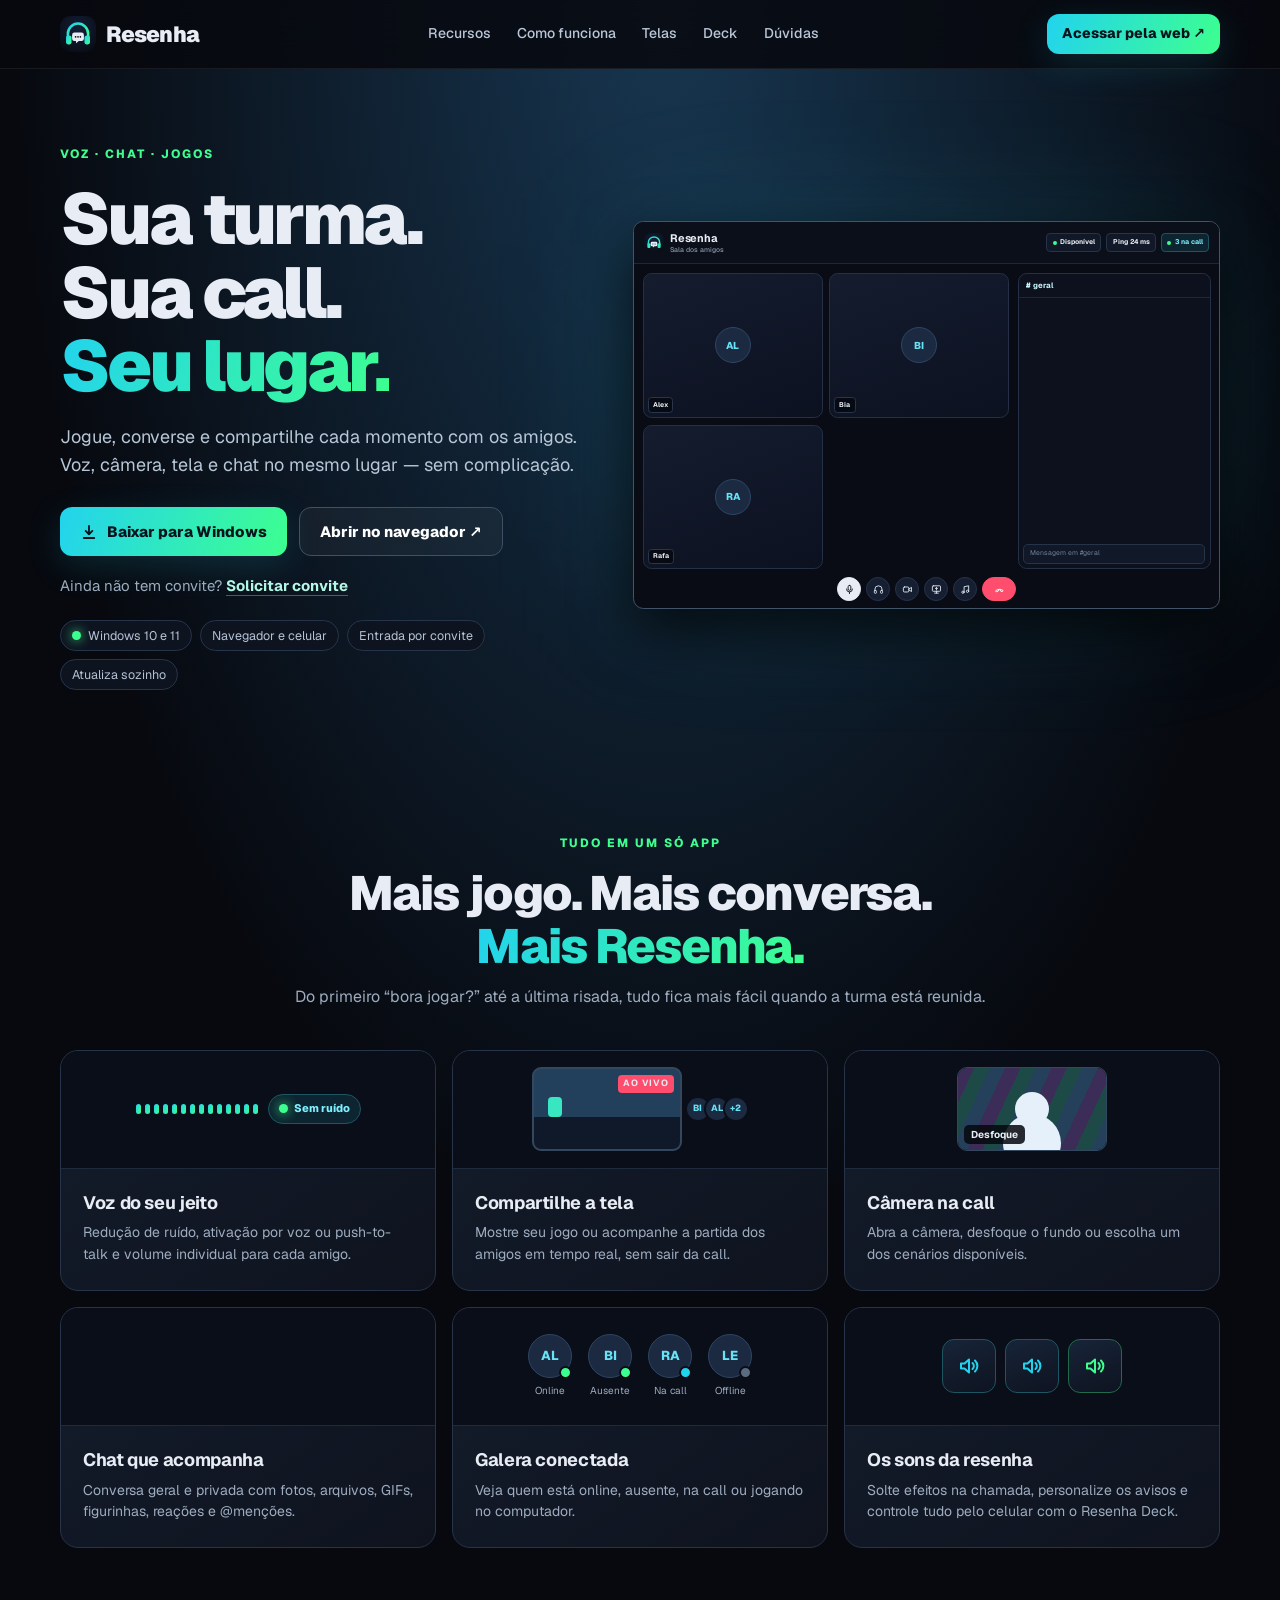
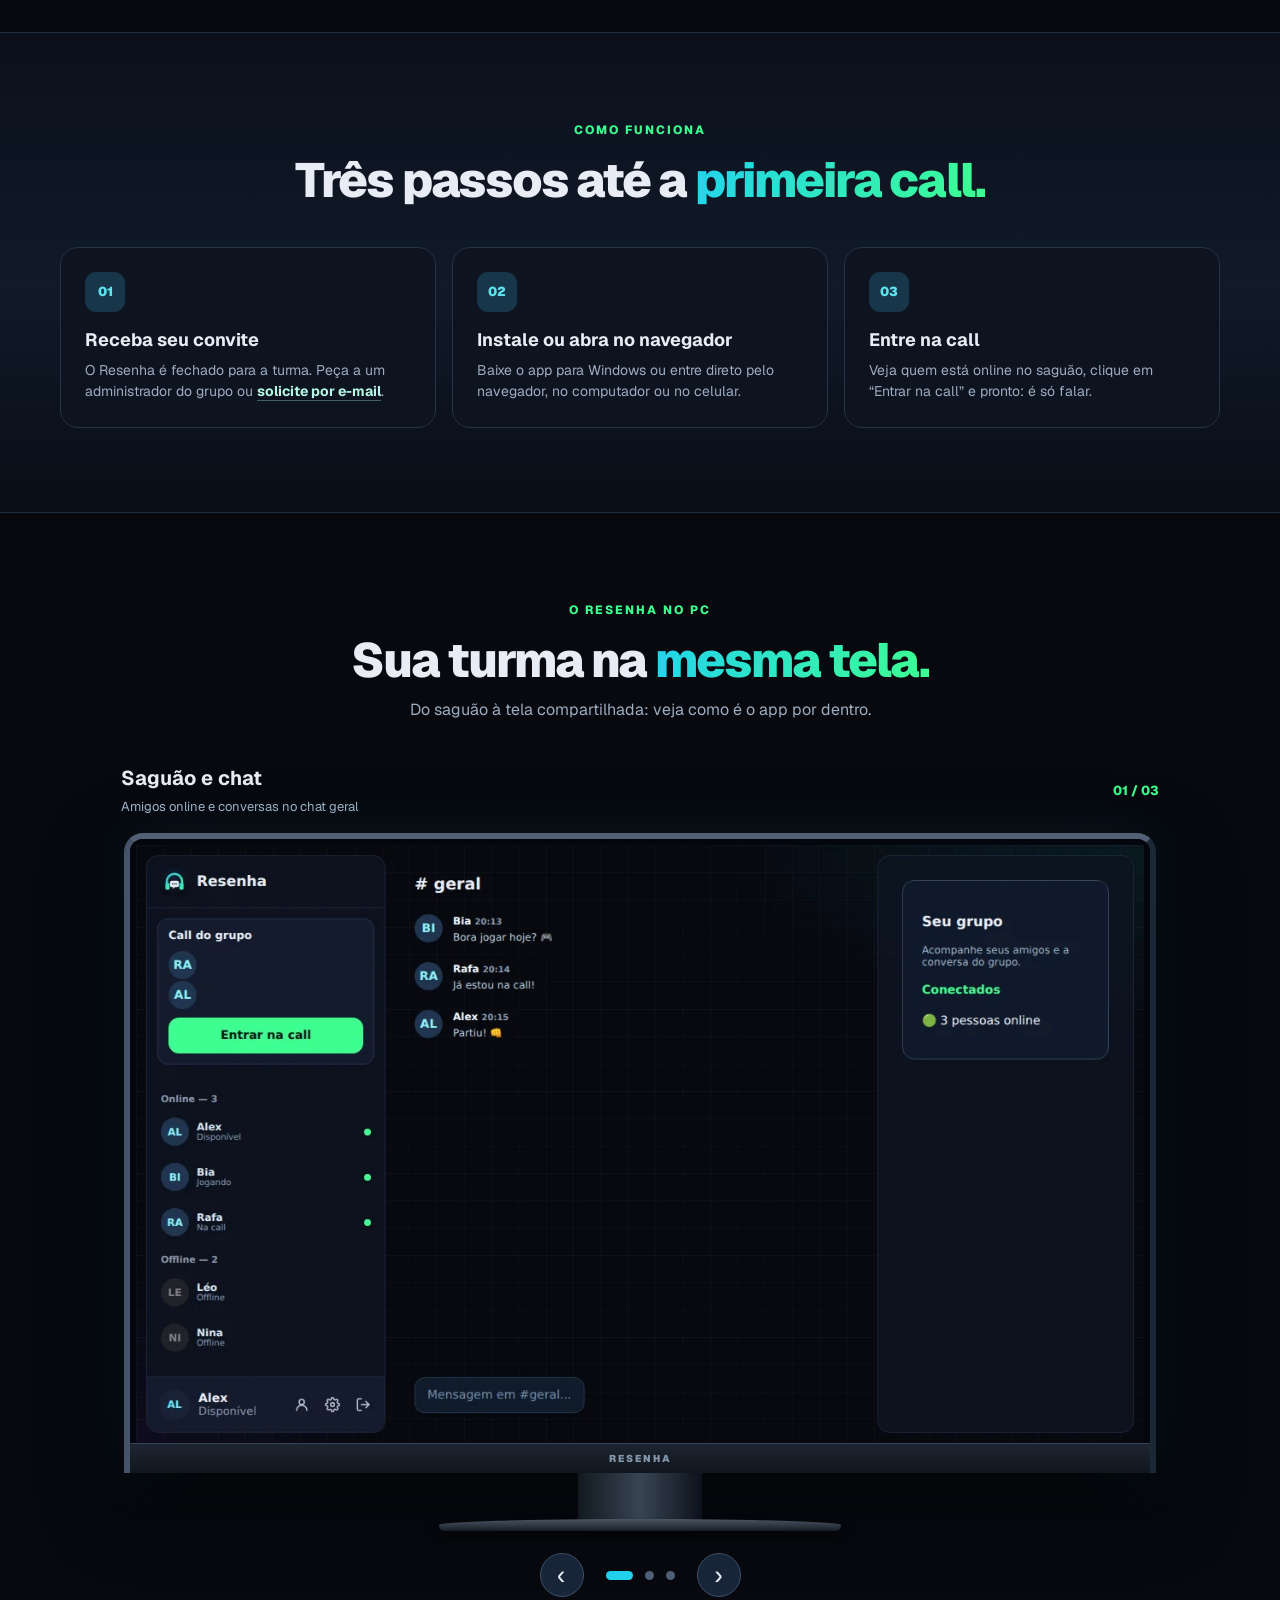
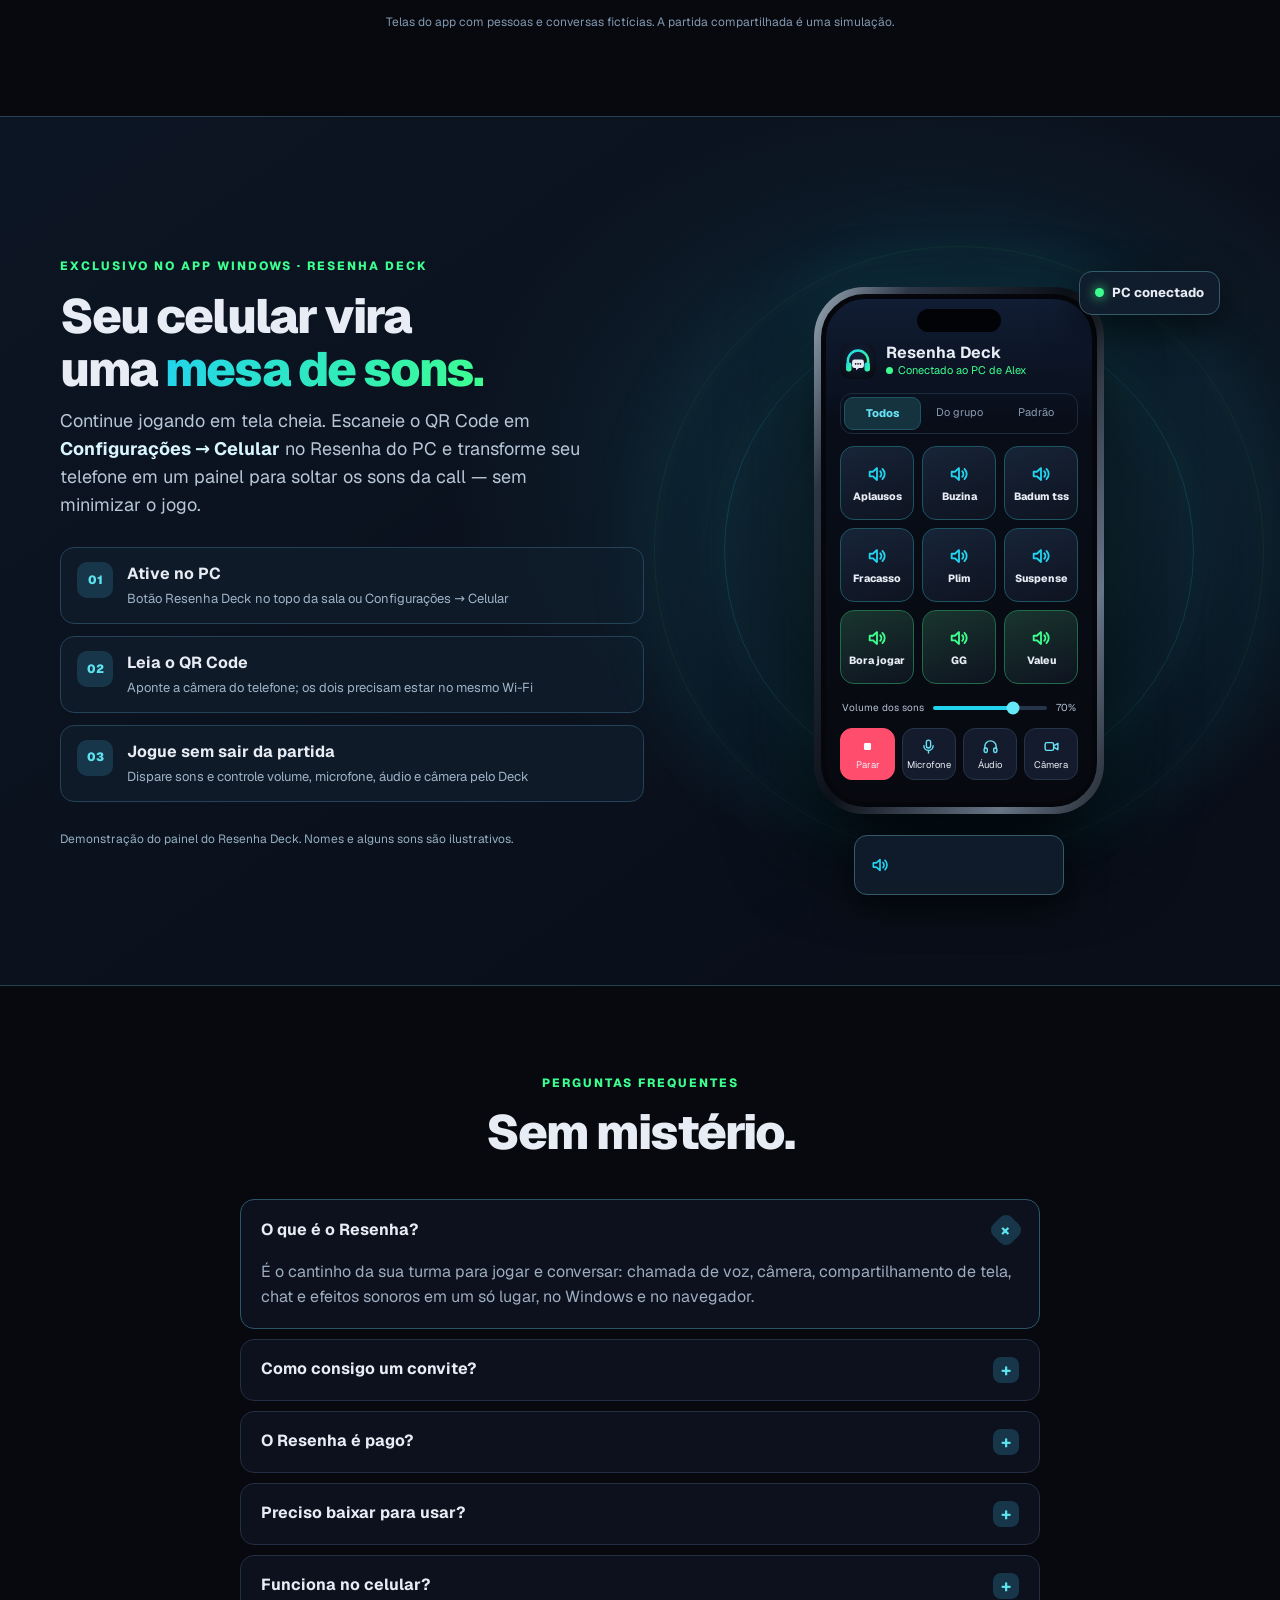
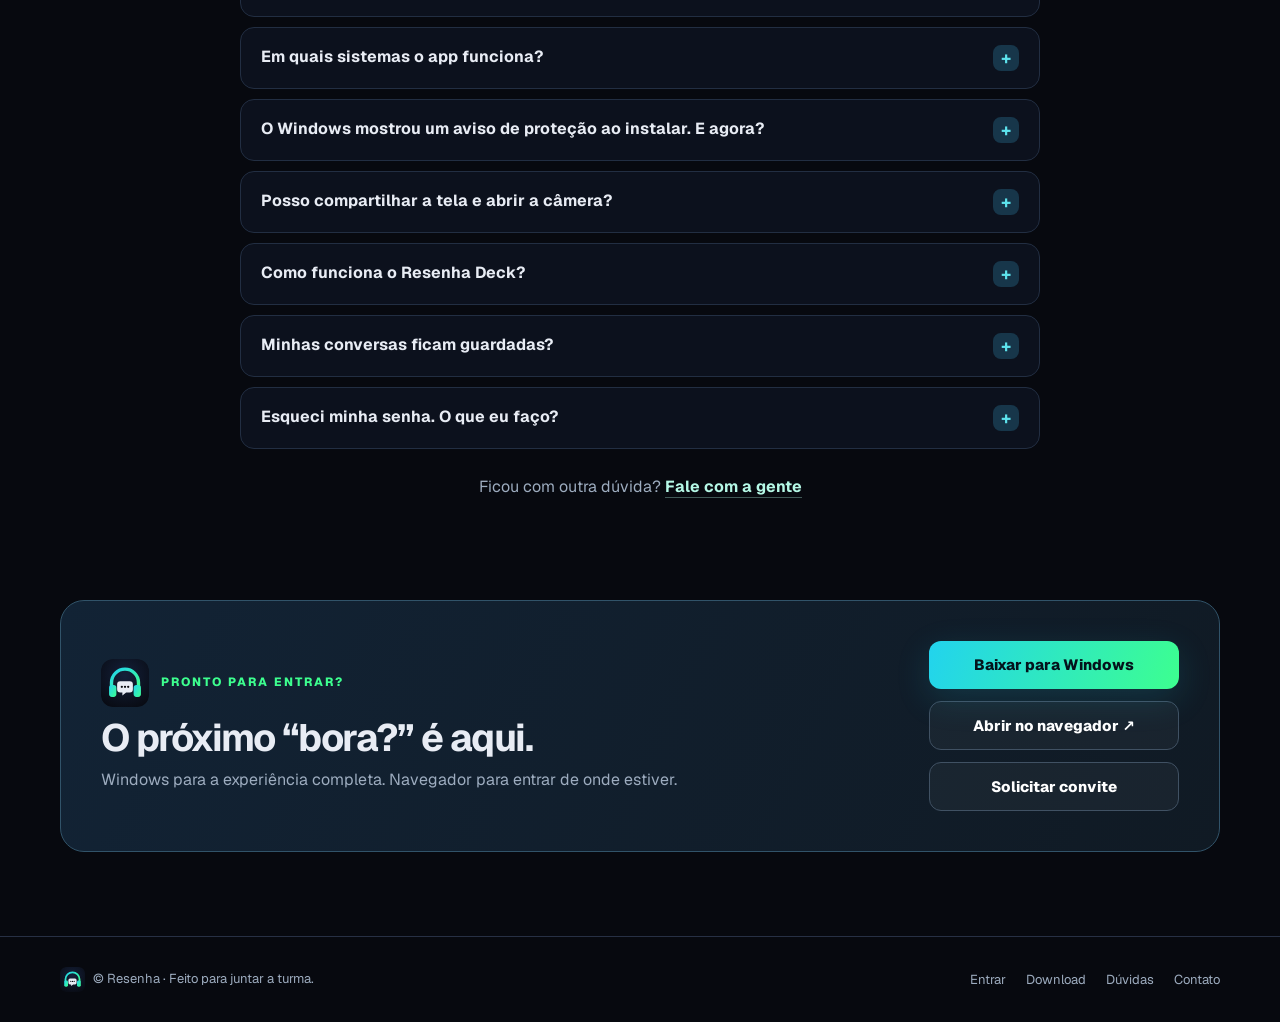
<file: index.html>
<!doctype html>
<html lang="pt-BR">
<head>
<meta charset="utf-8">
<meta name="viewport" content="width=device-width,initial-scale=1">
<meta name="theme-color" content="#07090f">
<meta name="robots" content="index,follow">
<title>Resenha — Sua turma. Sua call. Seu lugar.</title>
<meta name="description" content="Resenha: o lugar da sua turma para jogar, conversar e compartilhar. Voz, câmera, tela, chat e sons em um só lugar, no Windows e no navegador.">
<link rel="canonical" href="https://resenhachat.online/">
<meta property="og:type" content="website">
<meta property="og:site_name" content="Resenha">
<meta property="og:locale" content="pt_BR">
<meta property="og:url" content="https://resenhachat.online/">
<meta property="og:title" content="Resenha — Sua turma. Sua call. Seu lugar.">
<meta property="og:description" content="Voz, câmera, tela, chat e sons em um só lugar. No Windows e no navegador.">
<meta property="og:image" content="https://resenhachat.online/img/og.jpg">
<meta property="og:image:width" content="1200">
<meta property="og:image:height" content="630">
<meta name="twitter:card" content="summary_large_image">
<meta name="twitter:title" content="Resenha — Sua turma. Sua call. Seu lugar.">
<meta name="twitter:description" content="Voz, câmera, tela, chat e sons em um só lugar. No Windows e no navegador.">
<meta name="twitter:image" content="https://resenhachat.online/img/og.jpg">
<link rel="icon" type="image/svg+xml" href="img/logo.svg">
<link rel="apple-touch-icon" href="icones/apple-touch-icon.png">
<link rel="preload" href="fontes/geist-latin-wght-normal.woff2" as="font" type="font/woff2" crossorigin>
<script type="application/ld+json">{"@context":"https://schema.org","@type":"SoftwareApplication","name":"Resenha","applicationCategory":"CommunicationApplication","operatingSystem":"Windows 10, Windows 11, Web","url":"https://resenhachat.online/","description":"Chamadas com amigos: voz, câmera, compartilhamento de tela, chat e sons."}</script>
<style>
@font-face{font-family:Geist;font-style:normal;font-display:swap;font-weight:100 900;src:url(fontes/geist-latin-ext-wght-normal.woff2) format('woff2');unicode-range:U+0100-02BA,U+02BD-02C5,U+02C7-02CC,U+02CE-02D7,U+02DD-02FF,U+0304,U+0308,U+0329,U+1D00-1DBF,U+1E00-1E9F,U+1EF2-1EFF,U+2020,U+20A0-20AB,U+20AD-20C0,U+2113,U+2C60-2C7F,U+A720-A7FF}
@font-face{font-family:Geist;font-style:normal;font-display:swap;font-weight:100 900;src:url(fontes/geist-latin-wght-normal.woff2) format('woff2');unicode-range:U+0000-00FF,U+0131,U+0152-0153,U+02BB-02BC,U+02C6,U+02DA,U+02DC,U+0304,U+0308,U+0329,U+2000-206F,U+20AC,U+2122,U+2191,U+2193,U+2212,U+2215,U+FEFF,U+FFFD}

/* ---------- Base ---------- */
:root{color-scheme:dark;--bg:#07090f;--surface:#0e1320;--surface-2:#141b2c;--surface-3:#1a2236;--line:#273348;--text:#e8ecf4;--muted:#9dacbf;--cyan:#22d3ee;--green:#3dff8f;--red:#ff4d6d;--amber:#fbbf24;--grad:linear-gradient(110deg,var(--cyan),var(--green))}
*{box-sizing:border-box}
html{scroll-behavior:smooth}
body{margin:0;background:radial-gradient(ellipse 60% 25% at 52% 0,#173650 0,transparent 85%) no-repeat,var(--bg);font:16px/1.55 Geist,system-ui,-apple-system,Segoe UI,sans-serif;color:var(--text);-webkit-font-smoothing:antialiased;overflow-x:hidden}
a{color:inherit;text-decoration:none}
button{font:inherit;color:inherit}
img,svg{max-width:100%}
:focus-visible{outline:2px solid var(--cyan);outline-offset:3px;border-radius:6px}
.wrap{width:min(1160px,calc(100% - 40px));margin-inline:auto}
.skip{position:absolute;left:-999px;top:8px;z-index:20;background:var(--cyan);color:#04131c;padding:10px 14px;border-radius:10px;font-weight:800}
.skip:focus{left:12px}
.grad{background:var(--grad);-webkit-background-clip:text;background-clip:text;color:transparent}
.eyebrow{display:inline-block;text-transform:uppercase;color:var(--green);font-size:12px;letter-spacing:2px;font-weight:800}
.dot{display:inline-block;width:9px;height:9px;border-radius:50%;background:var(--green);box-shadow:0 0 12px var(--green);flex:none}
section{scroll-margin-top:88px}
.section{padding:84px 0}
.section-head{text-align:center;max-width:720px;margin:0 auto 40px}
.section-head h2,.deck-copy h2{font-size:clamp(30px,4vw,48px);letter-spacing:-.04em;line-height:1.1;margin:12px 0;font-weight:850;text-wrap:balance}
.section-head p{color:var(--muted);margin:0;text-wrap:pretty}

/* ---------- Botões ---------- */
.button{display:inline-flex;align-items:center;justify-content:center;gap:9px;min-height:48px;border-radius:12px;padding:12px 20px;font-weight:800;font-size:15px;border:1px solid #405163;background:#ffffff0a;color:#fff;cursor:pointer;transition:transform .2s,background .2s,border-color .2s;text-align:center}
.button:hover{transform:translateY(-2px);background:#ffffff14;border-color:#5b7186}
.button svg{flex:none}
.button.primary{position:relative;overflow:hidden;border:0;color:#04131c;background:var(--grad);box-shadow:0 10px 35px #22d3ee26}
.button.primary::after{content:"";position:absolute;inset:0;pointer-events:none;transform:translateX(-150%) skewX(-25deg);background:linear-gradient(90deg,transparent,#ffffff55,transparent);transition:transform .7s}
.button.primary:hover::after{transform:translateX(160%) skewX(-25deg)}
.button.small{min-height:40px;padding:8px 15px;font-size:14px}
.textlink{color:#b5f8e6;font-weight:700;border-bottom:1px solid #b5f8e655}
.textlink:hover{color:#fff;border-color:#fff}

/* ---------- Cabeçalho ---------- */
header{position:sticky;top:0;z-index:10;backdrop-filter:blur(18px);-webkit-backdrop-filter:blur(18px);background:#07090fdb;border-bottom:1px solid #ffffff12}
nav{min-height:68px;display:flex;align-items:center;justify-content:space-between;gap:18px}
.brand{display:flex;align-items:center;gap:10px;font-size:22px;font-weight:900;letter-spacing:-.04em}
.brand img{width:36px;height:36px;border-radius:10px}
.navlinks{display:flex;gap:26px;color:#bac7d8;font-size:14px;font-weight:500}
.navlinks a:hover{color:#fff}
.nav-actions{display:flex;align-items:center;gap:10px}
.nav-actions .button{white-space:nowrap}
.menu-toggle{display:none;width:44px;height:44px;border-radius:11px;border:1px solid #33435a;background:#ffffff0a;cursor:pointer;align-items:center;justify-content:center}
.mobile-menu{display:none;border-top:1px solid #ffffff12;padding:8px 0 16px}
.mobile-menu a{display:block;padding:13px 4px;font-weight:600;color:#d5dfec;border-bottom:1px solid #ffffff0d}

/* ---------- Hero ---------- */
.hero{display:grid;grid-template-columns:minmax(0,1fr) minmax(0,1.12fr);gap:48px;align-items:center;padding:72px 0 56px}
.hero h1{font-size:clamp(44px,5.6vw,76px);line-height:1.03;letter-spacing:-.05em;margin:16px 0 20px;font-weight:900}
.lead{font-size:18px;color:#b8c7d7;max-width:540px;margin:0;text-wrap:pretty}
.cta{display:flex;flex-wrap:wrap;gap:12px;margin:28px 0 18px}
.invite-line{font-size:15px;color:var(--muted);margin:0 0 22px}
.fine{display:flex;flex-wrap:wrap;gap:8px;list-style:none;padding:0;margin:0}
.fine li{display:inline-flex;align-items:center;gap:7px;font-size:12.5px;color:#b4c2d3;border:1px solid #26344a;background:#0e1320;border-radius:99px;padding:5px 11px}

/* ---------- Mockup animado do app (hero) ---------- */
.hero-visual{position:relative}
.hero-visual::before{content:"";position:absolute;inset:6% 2%;z-index:-1;filter:blur(70px);background:#22d3ee2e}
.mock{container-type:inline-size}
.mock-app{font-size:1.62cqw;border:1px solid #415469;border-radius:1.1em;overflow:hidden;background:#090c14;box-shadow:0 2.4em 6em #000b;aspect-ratio:620/410;display:flex;flex-direction:column}
.mock-bar{display:flex;align-items:center;gap:.7em;padding:.8em 1.1em;border-bottom:1px solid #1c2738;background:#0b0f19}
.mock-bar img{width:2em;height:2em;border-radius:.55em}
.mock-bar b{font-size:1.15em;letter-spacing:-.02em}
.mock-bar small{display:block;font-size:.72em;color:#8a9bb0;font-weight:500;margin-top:-.2em}
.mock-pills{margin-left:auto;display:flex;gap:.5em}
.pill{display:inline-flex;align-items:center;gap:.45em;font-size:.72em;font-weight:700;border:1px solid #26344a;background:#111827;border-radius:.6em;padding:.45em .8em;white-space:nowrap}
.pill i{width:.6em;height:.6em;border-radius:50%;background:var(--green)}
.pill.live{color:#7df1ff;border-color:#1e5563;background:#0d2530}
.mock-body{flex:1;min-height:0;display:grid;grid-template-columns:1fr 34%;gap:.9em;padding:.9em .9em 0}
.mock-stage{position:relative;min-height:0}
.tiles{position:absolute;inset:0;display:grid;grid-template-columns:1fr 1fr;grid-template-rows:1fr 1fr;gap:.7em}
.tile{position:relative;border:1px solid #233046;border-radius:.9em;background:linear-gradient(160deg,#141c2e,#0c1120);display:grid;place-items:center}
.tile .av{width:3.6em;height:3.6em;border-radius:50%;display:grid;place-items:center;background:#1b2a41;border:1px solid #2e4563;color:#67e3f5;font-weight:800;font-size:1.05em;position:relative}
.tile .av::after{content:"";position:absolute;inset:-.35em;border-radius:50%;border:.16em solid var(--green);opacity:0;box-shadow:0 0 1em #3dff8f88}
.tile .nm{position:absolute;left:.6em;bottom:.6em;font-size:.72em;font-weight:700;background:#05080ecc;border:1px solid #28364b;border-radius:.5em;padding:.2em .6em}
.tile .bars{position:absolute;right:.7em;bottom:.7em;display:flex;gap:.16em;align-items:flex-end;height:1em;opacity:0}
.tile .bars i{width:.2em;background:var(--green);border-radius:.2em;height:30%;animation:eq .7s ease-in-out infinite alternate}
.tile .bars i:nth-child(2){animation-delay:-.3s}.tile .bars i:nth-child(3){animation-delay:-.55s}
.tile.t1 .av::after,.tile.t1 .bars{animation:speak1 14s infinite}
.tile.t2 .av::after,.tile.t2 .bars{animation:speak2 14s infinite}
.tile.t3 .av::after,.tile.t3 .bars{animation:speak3 14s infinite}
.share{position:absolute;inset:0;border:1px solid #2b4257;border-radius:.9em;overflow:hidden;background:linear-gradient(#22405c 0,#16304a 58%,#10192a 58%);opacity:0;animation:shareIn 14s infinite}
.share::before{content:"";position:absolute;left:0;right:0;bottom:42%;height:40%;background:#2c4d68;clip-path:polygon(0 100%,0 62%,16% 30%,30% 58%,46% 6%,62% 52%,76% 26%,100% 70%,100% 100%)}
.share::after{content:"";position:absolute;left:0;right:0;bottom:42%;height:22%;background:#1c3a55;clip-path:polygon(0 100%,0 70%,22% 20%,44% 80%,66% 34%,84% 72%,100% 40%,100% 100%)}
.share .sun{position:absolute;right:16%;top:10%;width:5em;height:5em;border-radius:50%;background:#3b607c}
.share .hero-char{z-index:1;position:absolute;bottom:42%;left:20%;width:1.9em;height:2.9em;border-radius:.5em;background:#38e6c2;animation:run 3.2s ease-in-out infinite alternate}
.share .hero-char::before{content:"";position:absolute;left:.25em;right:.25em;top:-1.1em;height:1.3em;border-radius:.45em;background:#e6f6ff}
.share .tag{position:absolute;left:.7em;top:.7em;font-size:.72em;font-weight:700;background:#05080ed9;border:1px solid #2f6877;border-radius:.5em;padding:.35em .7em}
.share .livebadge{position:absolute;right:.7em;top:.7em;font-size:.66em;font-weight:900;letter-spacing:.08em;background:var(--red);color:#fff;border-radius:.45em;padding:.3em .6em;animation:blink 1.4s infinite}
.mock-chat{border:1px solid #233046;border-radius:.9em;background:#0c111d;display:flex;flex-direction:column;min-height:0;overflow:hidden}
.mock-chat h4{margin:0;font-size:.82em;padding:.7em .9em;border-bottom:1px solid #1c2738;color:#c9f7ff}
.msgs{flex:1;padding:.7em .8em;display:flex;flex-direction:column;gap:.75em;justify-content:flex-start}
.msg{display:flex;gap:.55em;align-items:flex-start;opacity:0}
.msg .av{flex:none;width:2em;height:2em;border-radius:50%;display:grid;place-items:center;background:#1b2a41;color:#67e3f5;font-weight:800;font-size:.66em}
.msg b{display:block;font-size:.72em;color:#67e3f5;line-height:1.2}
.msg span{font-size:.76em;color:#e3ebf5;line-height:1.3;display:block}
.msg.m1{animation:msg1 14s infinite}.msg.m2{animation:msg2 14s infinite}.msg.m3{animation:msg3 14s infinite}.msg.m4{animation:msg4 14s infinite}
.typing{font-size:.66em;color:#8a9bb0;padding:0 .9em .5em;height:1.9em;opacity:0;animation:typing 14s infinite}
.typing i{display:inline-block;width:.38em;height:.38em;border-radius:50%;background:#8a9bb0;margin-right:.18em;animation:bounce 1s infinite}
.typing i:nth-child(2){animation-delay:.15s}.typing i:nth-child(3){animation-delay:.3s;margin-right:.5em}
.mock-input{margin:0 .7em .7em;border:1px solid #26344a;border-radius:.7em;padding:.55em .8em;font-size:.72em;color:#71839a;background:#111827}
.mock-controls{display:flex;justify-content:center;gap:.55em;padding:.8em}
.mock-controls span{width:2.5em;height:2.5em;border-radius:50%;display:grid;place-items:center;background:#161f31;border:1px solid #26344a;color:#dfe8f3}
.mock-controls span.on{background:#e8ecf4;color:#0b0f19;border-color:#e8ecf4}
.mock-controls span.end{width:3.6em;border-radius:1.4em;background:var(--red);border-color:var(--red);color:#fff}
.mock-controls svg{width:1.15em;height:1.15em}
.mock-controls .screenbtn{animation:screenBtn 14s infinite}
.mock-toast{position:absolute;left:-14px;bottom:17%;display:flex;align-items:center;gap:9px;background:#172438;border:1px solid #335269;box-shadow:0 12px 40px #0009;border-radius:14px;padding:11px 15px;font-size:13px;font-weight:700;opacity:0;animation:toast 14s infinite}
.mock-toast.b{left:auto;right:-10px;bottom:auto;top:-16px;animation-name:toast2}

@keyframes eq{to{height:100%}}
@keyframes blink{50%{opacity:.45}}
@keyframes bounce{0%,60%,100%{transform:translateY(0)}30%{transform:translateY(-35%)}}
@keyframes run{to{left:62%}}
@keyframes speak1{0%,3%{opacity:0}5%,20%{opacity:1}23%,100%{opacity:0}}
@keyframes speak2{0%,24%{opacity:0}27%,40%{opacity:1}43%,100%{opacity:0}}
@keyframes speak3{0%,43%{opacity:0}46%,56%{opacity:1}59%,100%{opacity:0}}
@keyframes msg1{0%,5%{opacity:0;transform:translateY(.6em)}8%,94%{opacity:1;transform:none}98%,100%{opacity:0}}
@keyframes msg2{0%,25%{opacity:0;transform:translateY(.6em)}28%,94%{opacity:1;transform:none}98%,100%{opacity:0}}
@keyframes msg3{0%,40%{opacity:0;transform:translateY(.6em)}43%,94%{opacity:1;transform:none}98%,100%{opacity:0}}
@keyframes msg4{0%,72%{opacity:0;transform:translateY(.6em)}75%,94%{opacity:1;transform:none}98%,100%{opacity:0}}
@keyframes typing{0%,11%{opacity:0}13%,25%{opacity:1}27%,100%{opacity:0}}
@keyframes shareIn{0%,58%{opacity:0;transform:scale(.97)}62%,94%{opacity:1;transform:none}98%,100%{opacity:0}}
@keyframes screenBtn{0%,58%{background:#161f31;color:#dfe8f3}62%,94%{background:var(--cyan);color:#04131c}98%,100%{background:#161f31}}
@keyframes toast{0%,59%{opacity:0;transform:translateY(10px)}63%,88%{opacity:1;transform:none}92%,100%{opacity:0}}
@keyframes toast2{0%,2%{opacity:0;transform:translateY(-10px)}6%,34%{opacity:1;transform:none}38%,100%{opacity:0}}

/* ---------- Recursos ---------- */
.grid{display:grid;grid-template-columns:repeat(3,1fr);gap:16px}
.feature{border:1px solid var(--line);background:linear-gradient(145deg,#141c2b,#0e131e);border-radius:18px;overflow:hidden;transition:transform .3s,border-color .3s,box-shadow .3s}
.feature:hover{transform:translateY(-6px);border-color:#22d3ee65;box-shadow:0 18px 36px #0004}
.feature .viz{height:118px;border-bottom:1px solid #1e2a3d;background:#0a0e18;display:flex;align-items:center;justify-content:center;gap:10px;position:relative;overflow:hidden}
.feature .txt{padding:20px 22px 24px}
.feature h3{font-size:18px;margin:0 0 6px;letter-spacing:-.02em}
.feature p{color:var(--muted);font-size:14px;margin:0}
/* voz */
.v-wave{display:flex;align-items:center;gap:4px;height:54px}
.v-wave i{width:5px;border-radius:5px;background:var(--grad);height:20%;animation:wave 1.1s ease-in-out infinite alternate}
.v-wave i:nth-child(2n){animation-duration:.8s}.v-wave i:nth-child(3n){animation-duration:1.35s;animation-delay:-.4s}.v-wave i:nth-child(5n){animation-delay:-.7s}
.v-chip{font-size:11px;font-weight:800;border:1px solid #1e5563;background:#0d2530;color:#7df1ff;border-radius:99px;padding:5px 10px;display:inline-flex;gap:6px;align-items:center}
@keyframes wave{to{height:100%}}
/* tela */
.v-screen{width:150px;height:84px;border-radius:9px;border:2px solid #33475f;background:linear-gradient(#22405c 60%,#10192a 60%);position:relative;overflow:hidden}
.v-screen i{position:absolute;bottom:40%;left:10%;width:14px;height:20px;border-radius:4px;background:#38e6c2;animation:run 2.6s ease-in-out infinite alternate}
.v-screen b{position:absolute;right:6px;top:6px;font-size:9px;letter-spacing:.08em;background:var(--red);border-radius:4px;padding:2px 5px;animation:blink 1.4s infinite}
.v-viewers{display:flex}
.v-viewers span{width:26px;height:26px;border-radius:50%;background:#1b2a41;border:2px solid #0a0e18;color:#67e3f5;font-size:9px;font-weight:800;display:grid;place-items:center;margin-left:-7px}
/* câmera */
.v-cam{width:150px;height:84px;border-radius:10px;border:1px solid #33475f;position:relative;overflow:hidden;display:grid;place-items:center}
.v-cam::before{content:"";position:absolute;inset:-10px;background:repeating-linear-gradient(115deg,#24405a 0 14px,#3b2d58 14px 28px,#1d4a47 28px 42px);animation:blur 5s ease-in-out infinite}
.v-cam i{position:relative;width:34px;height:34px;border-radius:50%;background:#e6f0fa;box-shadow:0 34px 0 12px #e6f0fa}
.v-cam b{position:absolute;left:6px;bottom:6px;font-size:10px;background:#05080ed9;border-radius:5px;padding:2px 7px}
@keyframes blur{0%,35%{filter:blur(0)}50%,85%{filter:blur(9px)}100%{filter:blur(0)}}
/* chat */
.v-chat{display:flex;flex-direction:column;gap:5px;width:200px}
.v-chat span{font-size:11.5px;line-height:1.3;border-radius:11px;padding:4px 10px;background:#172134;border:1px solid #26344a;align-self:flex-start;position:relative;animation:pop 6s infinite both}
.v-chat span:nth-child(2){align-self:flex-end;background:#0f2f3a;border-color:#1e5563;animation-name:pop2}
.v-chat span:nth-child(3){animation-name:pop3}
.v-chat em{font-style:normal;color:#7df1ff;font-weight:700}
.v-chat u{text-decoration:none;position:absolute;right:-8px;bottom:-9px;font-size:11px;background:#1a2236;border:1px solid #33475f;border-radius:99px;padding:0 5px;animation:react 6s infinite both}
@keyframes pop{0%,4%{opacity:0;transform:translateY(8px)}9%,92%{opacity:1;transform:none}98%,100%{opacity:0}}
@keyframes pop2{0%,24%{opacity:0;transform:translateY(8px)}29%,92%{opacity:1;transform:none}98%,100%{opacity:0}}
@keyframes pop3{0%,46%{opacity:0;transform:translateY(8px)}51%,92%{opacity:1;transform:none}98%,100%{opacity:0}}
@keyframes react{0%,62%{opacity:0;transform:scale(.3)}68%{opacity:1;transform:scale(1.25)}72%,92%{opacity:1;transform:scale(1)}98%,100%{opacity:0}}
/* status */
.v-status{display:flex;gap:16px}
.v-status div{position:relative;text-align:center;font-size:10px;color:#9dacbf}
.v-status span{display:grid;place-items:center;width:44px;height:44px;border-radius:50%;background:#1b2a41;border:1px solid #2e4563;color:#67e3f5;font-weight:800;font-size:13px;margin:0 auto 5px}
.v-status i{position:absolute;right:0;top:32px;width:13px;height:13px;border-radius:50%;border:2.5px solid #0a0e18;background:var(--green)}
.v-status div:nth-child(2) i{animation:st 6s infinite}.v-status div:nth-child(3) i{background:var(--cyan)}.v-status div:nth-child(4) i{background:#5b6b80}
@keyframes st{0%,45%{background:var(--green)}50%,95%{background:var(--amber)}}
/* sons */
.v-pads{display:grid;grid-template-columns:repeat(3,54px);gap:9px}
.v-pads span{height:54px;border-radius:12px;border:1px solid #1e5563;background:linear-gradient(160deg,#172438,#0e1320);display:grid;place-items:center;color:var(--cyan);animation:pad 3.6s infinite}
.v-pads span:nth-child(2){animation-delay:1.2s}.v-pads span:nth-child(3){animation-delay:2.4s;color:var(--green);border-color:#1f6b4a}
@keyframes pad{0%,100%{transform:none;box-shadow:none}6%{transform:scale(.9)}14%{transform:scale(1.04);box-shadow:0 0 22px #22d3ee66;background:#143848}30%{transform:none;box-shadow:none}}

/* ---------- Como funciona ---------- */
.steps{display:grid;grid-template-columns:repeat(3,1fr);gap:16px;counter-reset:s;list-style:none;padding:0;margin:0}
.steps li{counter-increment:s;border:1px solid var(--line);border-radius:18px;padding:24px;background:#0e1320;position:relative}
.steps li::before{content:"0" counter(s);display:grid;place-items:center;width:40px;height:40px;border-radius:11px;background:#17364a;color:#5de3ed;font-weight:900;font-size:13px;margin-bottom:14px}
.steps h3{margin:0 0 6px;font-size:18px}
.steps p{margin:0;color:var(--muted);font-size:14px}
.band{background:linear-gradient(180deg,#0b101b,#101a29 52%,#090e17);border-block:1px solid #1d2c3f}

/* ---------- Telas (carrossel) ---------- */
.carousel{max-width:1050px;margin:auto}
.carousel-head{display:flex;justify-content:space-between;align-items:center;gap:14px;padding:0 6px 14px}
.carousel-head strong{display:block;font-size:20px}
.carousel-head span{font-size:13px;color:#a6b9cd}
.carousel-head .count{color:var(--green);font-weight:800;white-space:nowrap}
.monitor{position:relative;padding:0 9px}
.monitor-frame{border:6px solid #252f3c;border-top-color:#526076;border-left-color:#465469;border-right-color:#1b2735;border-bottom-width:0;border-radius:19px 19px 0 0;overflow:hidden;background:#07090f;box-shadow:0 28px 75px #000b,0 0 56px #22d3ee18}
.monitor-inner{border:6px solid #03060c;border-bottom:0}
.carousel-window{overflow:hidden;touch-action:pan-y;user-select:none;cursor:grab}
.carousel-window:active{cursor:grabbing}
.carousel-track{display:flex;transition:transform .4s cubic-bezier(.22,.7,.22,1)}
.carousel-track img{flex:0 0 100%;width:100%;height:auto;aspect-ratio:1180/700;display:block;pointer-events:none}
.monitor-chin{height:30px;background:linear-gradient(#1d2530,#10161e);border-top:1px solid #354257;display:grid;place-items:center;color:#8496aa;font-size:10px;font-weight:900;letter-spacing:2px}
.monitor-neck{height:46px;width:12%;background:linear-gradient(90deg,#121920,#394554 50%,#0c121b);margin:auto}
.monitor-foot{height:12px;width:39%;margin:auto;background:linear-gradient(#4b5664,#171d25);border-radius:55% 55% 6px 6px;box-shadow:0 7px 12px #0007}
.carousel-nav{display:flex;justify-content:center;align-items:center;gap:18px;margin-top:22px}
.arrow{width:44px;height:44px;border-radius:50%;border:1px solid #3d516c;background:#19263a;font-size:26px;line-height:1;cursor:pointer}
.arrow:hover{background:#283c56}
.dots{display:flex;gap:4px}
.dots button{border:0;background:none;padding:10px 4px;cursor:pointer}
.dots button::before{content:"";display:block;width:9px;height:9px;border-radius:99px;background:#506078;transition:width .2s,background .2s}
.dots button.active::before{width:27px;background:var(--cyan)}
.note{color:#8297af;font-size:12px;text-align:center;margin:16px 0 0}

/* ---------- Deck ---------- */
.deck-section{position:relative;overflow:hidden;border-block:1px solid #244252;background:radial-gradient(ellipse 48% 55% at 74% 42%,#153b49aa,transparent 80%),linear-gradient(145deg,#0c1523,#090e18)}
.deck-layout{display:grid;grid-template-columns:minmax(0,1.12fr) minmax(0,1fr);align-items:center;gap:55px}
.deck-copy .lead strong{color:#d9f6ff}
.deck-steps{display:grid;gap:12px;margin:28px 0;list-style:none;padding:0}
.deck-steps li{display:flex;align-items:flex-start;gap:14px;padding:14px 16px;background:#101c2aca;border:1px solid #244258;border-radius:14px}
.deck-steps .n{display:grid;place-items:center;flex:none;width:36px;height:36px;border-radius:10px;background:#17364a;color:#5de3ed;font-size:12px;font-weight:900}
.deck-steps strong,.deck-steps small{display:block}
.deck-steps small{font-size:13px;color:#9fb2c7;margin-top:2px}
.deck-foot{font-size:12px;color:#95afc3;margin:0}
.deck-show{position:relative;display:grid;place-items:center;min-height:700px;isolation:isolate}
.orbit{position:absolute;z-index:-1;border:1px solid #22d3ee2d;border-radius:50%;width:470px;height:470px;box-shadow:0 0 85px #22d3ee12,inset 0 0 70px #22d3ee10;animation:orbit 7s ease-in-out infinite}
.orbit.two{width:610px;height:610px;border-color:#3dff8f16;animation-delay:-3s}
.phone{width:290px;padding:7px;border-radius:50px;background:linear-gradient(115deg,#9babb8,#2d3645 18%,#0d1119 48%,#687688 80%,#242a33);box-shadow:0 38px 85px #000d,0 0 68px #22d3ee25;animation:float 7s ease-in-out infinite}
.phone-screen{position:relative;border:5px solid #05070c;border-radius:44px;background:linear-gradient(#111d34,#080d18 25%,#07090f);padding:44px 14px 22px;overflow:hidden}
.phone-screen::before{content:"";position:absolute;top:10px;left:50%;transform:translateX(-50%);width:84px;height:23px;border-radius:20px;background:#010307}
.pd-head{display:flex;gap:10px;align-items:center;margin-bottom:14px}
.pd-head img{width:36px;height:36px;border-radius:10px}
.pd-head b{display:block;font-size:16px;line-height:1.2}
.pd-head small{color:var(--green);font-size:11px;display:flex;align-items:center;gap:5px}
.pd-head small i{width:7px;height:7px;border-radius:50%;background:var(--green)}
.pd-tabs{display:grid;grid-template-columns:repeat(3,1fr);border:1px solid #1d2a3f;border-radius:12px;padding:3px;font-size:11px;text-align:center;color:#8a9bb0;margin-bottom:12px}
.pd-tabs span{padding:7px 0;border-radius:9px}
.pd-tabs .on{background:#15323f;color:#67e3f5;font-weight:800;border:1px solid #1e5563}
.pd-pads{display:grid;grid-template-columns:repeat(3,1fr);gap:8px}
.pd-pad{aspect-ratio:1;border-radius:14px;border:1px solid #1e5563;background:linear-gradient(160deg,#172438,#0e1320);display:flex;flex-direction:column;align-items:center;justify-content:center;gap:3px;color:var(--cyan);font-size:10.5px;font-weight:800;position:relative}
.pd-pad b{color:#e8ecf4;font-weight:800}
.pd-pad.g{color:var(--green);border-color:#1f6b4a;background:linear-gradient(160deg,#19352e,#0e1320)}
.pd-pad.p1{animation:press 9s infinite}.pd-pad.p2{animation:press 9s 3s infinite}.pd-pad.p3{animation:pressg 9s 6s infinite}
.pd-vol{display:flex;align-items:center;gap:9px;font-size:10px;color:#b4c2d3;margin:16px 2px 12px}
.pd-vol i{flex:1;height:4px;border-radius:4px;background:linear-gradient(90deg,var(--cyan) 70%,#26344a 70%);position:relative}
.pd-vol i::after{content:"";position:absolute;left:70%;top:50%;width:13px;height:13px;border-radius:50%;background:#67e8f9;transform:translate(-50%,-50%)}
.pd-ctrl{display:grid;grid-template-columns:repeat(4,1fr);gap:7px;font-size:9.5px;text-align:center}
.pd-ctrl span{border-radius:12px;border:1px solid #26344a;background:#141b2c;padding:9px 0 7px;display:flex;flex-direction:column;align-items:center;gap:3px}
.pd-ctrl span:first-child{background:var(--red);border-color:var(--red)}
.pd-ctrl svg{width:17px;height:17px;color:#67e3f5}
.pd-ctrl span:first-child svg{color:#fff}
.deck-badge{position:absolute;z-index:2;display:flex;align-items:center;gap:8px;padding:11px 15px;border-radius:13px;border:1px solid #345b6a;background:#111d2ce8;box-shadow:0 14px 38px #0009;font-weight:750;font-size:13px}
.deck-badge.top{right:0;top:70px;animation:float 5s ease-in-out infinite}
.deck-badge.bottom{left:50%;translate:-50% 0;bottom:6px;min-width:210px}
.now{display:grid}
.now span{grid-area:1/1;opacity:0;animation:now 9s infinite;white-space:nowrap}
.now span:nth-child(2){animation-delay:3s}.now span:nth-child(3){animation-delay:6s}
.now small{display:block;font-size:10px;color:#8fa5ba;font-weight:600}
@keyframes press{0%,100%{transform:none;box-shadow:none}2%{transform:scale(.9)}5%,24%{transform:scale(1);box-shadow:0 0 0 2px var(--cyan),0 0 26px #22d3ee88;background:#143848}30%{transform:none;box-shadow:none}}
@keyframes pressg{0%,100%{transform:none;box-shadow:none}2%{transform:scale(.9)}5%,24%{transform:scale(1);box-shadow:0 0 0 2px var(--green),0 0 26px #3dff8f77;background:#17402f}30%{transform:none;box-shadow:none}}
@keyframes now{0%,2%{opacity:0;transform:translateY(6px)}5%,28%{opacity:1;transform:none}33%,100%{opacity:0}}
@keyframes float{0%,100%{translate:0 0}50%{translate:0 -12px}}
@keyframes orbit{0%,100%{transform:scale(1);opacity:.7}50%{transform:scale(1.04);opacity:1}}

/* ---------- CTA final ---------- */
.download-panel{padding:40px;background:linear-gradient(115deg,#122335,#101a24);border:1px solid #315369;border-radius:24px;display:flex;justify-content:space-between;gap:28px;align-items:center}
.download-panel h2{font-size:clamp(28px,3.4vw,38px);letter-spacing:-.04em;margin:10px 0;line-height:1.1}
.download-panel p{margin:0;color:var(--muted)}
.download-panel .cta{margin:0;flex:none;flex-direction:column;align-items:stretch;min-width:250px}
.end-brand{display:flex;align-items:center;gap:12px}
.end-brand img{border-radius:12px}

/* ---------- FAQ ---------- */
.faq{max-width:800px;margin:auto}
.faq details{border:1px solid #222e42;border-radius:14px;background:#0c111d;margin-bottom:10px;transition:border-color .2s}
.faq details[open]{border-color:#2c5665}
.faq summary{list-style:none;display:flex;justify-content:space-between;align-items:center;gap:16px;font-weight:700;cursor:pointer;padding:17px 20px}
.faq summary::-webkit-details-marker{display:none}
.faq summary::after{content:"+";flex:none;width:26px;height:26px;display:grid;place-items:center;border-radius:8px;background:#17364a;color:#5de3ed;font-size:18px;line-height:1;transition:transform .25s}
.faq details[open] summary::after{transform:rotate(45deg)}
.faq details p{color:var(--muted);margin:0;padding:0 20px 18px}
.faq details p + p{margin-top:-8px}
.faq-more{text-align:center;color:var(--muted);margin-top:26px}

/* ---------- Rodapé ---------- */
footer{border-top:1px solid #273044;padding:30px 0;color:var(--muted);font-size:13px}
footer .wrap{display:flex;gap:16px 24px;justify-content:space-between;align-items:center;flex-wrap:wrap}
footer img{vertical-align:middle;margin-right:8px;border-radius:6px}
footer nav{min-height:0;gap:20px;flex-wrap:wrap;justify-content:flex-start}
footer a:hover{color:#fff}

.reveal{opacity:0;transform:translateY(24px);transition:opacity .7s ease,transform .7s ease}
.reveal.is-visible{opacity:1;transform:none}
.no-js .reveal{opacity:1;transform:none}

/* ---------- Responsivo ---------- */
@media(max-width:980px){
  .hero{grid-template-columns:1fr;padding:48px 0 40px;gap:40px}
  .hero-copy{text-align:center}
  .lead{margin-inline:auto}
  .cta,.fine{justify-content:center}
  .grid{grid-template-columns:repeat(2,1fr)}
  .deck-layout{grid-template-columns:1fr;gap:20px}
  .mock-toast{left:6px}.mock-toast.b{right:6px}
}
@media(max-width:860px){
  .navlinks{display:none}
  .menu-toggle{display:inline-flex}
  .mobile-menu.open{display:block}
  .download-panel{flex-direction:column;align-items:stretch}
  .steps{grid-template-columns:1fr}
}
@media(max-width:600px){
  .section{padding:56px 0}
  .hero h1{font-size:clamp(42px,12.5vw,58px)}
  .cta .button{flex:1 1 100%}
  .nav-actions .button{min-height:40px;padding:8px 12px;font-size:13px}
  .only-wide{display:none}
  @media(max-width:350px){.brand{font-size:0;gap:0}}
  .brand{font-size:19px;gap:8px}.brand img{width:32px;height:32px}
  nav{gap:10px}
  .grid{grid-template-columns:1fr;gap:12px}
  .feature{display:grid;grid-template-columns:124px 1fr;align-items:stretch}
  .feature .viz{height:auto;min-height:112px;border-bottom:0;border-right:1px solid #1e2a3d}
  .feature .viz>*{transform:scale(.6);flex:none}
  .feature .viz>.v-status,.feature .viz>.v-chat{transform:scale(.5)}
  .feature .viz>.v-chip,.feature .viz>.v-viewers{display:none}
  .feature .txt{padding:15px 16px}
  .feature h3{font-size:16px}.feature p{font-size:13px}
  .feature:hover{transform:none}
  .mock-app{font-size:2.9cqw;aspect-ratio:auto}
  .mock-body{grid-template-columns:1fr;gap:.7em}
  .mock-stage{aspect-ratio:16/8.4}
  .mock-pills .pill:not(.live){display:none}
  .mock-chat{height:14.5em}
  .mock-toast{font-size:11.5px;padding:8px 11px;bottom:-16px}
  .hero-visual{margin-bottom:10px}
  .monitor{padding:0}
  .monitor-frame{border-width:3px 3px 0;border-radius:9px 9px 0 0}
  .monitor-inner{border-width:3px}
  .monitor-chin{height:18px;font-size:7px}
  .monitor-neck{height:24px}.monitor-foot{height:7px}
  .carousel-head strong{font-size:16px}
  .deck-show{min-height:680px}
  .orbit{width:330px;height:330px}.orbit.two{width:430px;height:430px}
  .deck-badge{font-size:11.5px;padding:9px 11px}
  .deck-badge.top{top:14px}.deck-badge.bottom{bottom:0;min-width:180px}
  .download-panel{padding:26px 20px}
  .faq summary{padding:15px 16px}.faq details p{padding:0 16px 16px}
}
@media(prefers-reduced-motion:reduce){
  html{scroll-behavior:auto}
  *,*::before,*::after{animation:none!important;transition:none!important}
  .reveal,.msg,.v-chat span,.v-chat u,.now span:first-child{opacity:1;transform:none}
  .tile.t1 .av::after{opacity:1}
}
</style>
</head>
<body class="no-js">
<svg width="0" height="0" style="position:absolute" aria-hidden="true"><symbol id="i-som" viewBox="0 0 24 24" fill="none" stroke="currentColor" stroke-width="2" stroke-linecap="round" stroke-linejoin="round"><path d="M4 9.5v5h3.5L12 18.5v-13L7.5 9.5zM15.5 9a4 4 0 0 1 0 6M18 6.5a7.5 7.5 0 0 1 0 11"/></symbol></svg>
<a class="skip" href="#conteudo">Pular para o conteúdo</a>

<header>
  <nav class="wrap" aria-label="Principal">
    <a class="brand" href="#inicio"><img src="img/logo.svg" alt="" width="36" height="36">Resenha</a>
    <div class="navlinks">
      <a href="#recursos">Recursos</a>
      <a href="#como-funciona">Como funciona</a>
      <a href="#telas">Telas</a>
      <a href="#deck">Deck</a>
      <a href="#perguntas">Dúvidas</a>
    </div>
    <div class="nav-actions">
      <a class="button small primary" href="app.html" aria-label="Acessar pela web"><span>Acessar <span class="only-wide">pela </span>web ↗</span></a>
      <button class="menu-toggle" type="button" id="menu-toggle" aria-expanded="false" aria-controls="mobile-menu" aria-label="Abrir menu">
        <svg width="22" height="22" viewBox="0 0 24 24" fill="none" stroke="currentColor" stroke-width="2" stroke-linecap="round" aria-hidden="true"><path d="M4 7h16M4 12h16M4 17h16"/></svg>
      </button>
    </div>
  </nav>
  <div class="wrap mobile-menu" id="mobile-menu">
    <a href="#recursos">Recursos</a>
    <a href="#como-funciona">Como funciona</a>
    <a href="#telas">Telas</a>
    <a href="#deck">Resenha Deck</a>
    <a href="#perguntas">Dúvidas</a>
    <a href="app.html">Acessar pela web ↗</a>
  </div>
</header>

<main id="conteudo">

<!-- ================= HERO ================= -->
<section class="wrap hero" id="inicio">
  <div class="hero-copy">
    <span class="eyebrow">Voz · Chat · Jogos</span>
    <h1>Sua turma.<br>Sua call.<br><span class="grad">Seu lugar.</span></h1>
    <p class="lead">Jogue, converse e compartilhe cada momento com os amigos. Voz, câmera, tela e chat no mesmo lugar — sem complicação.</p>
    <div class="cta">
      <a class="button primary" data-cta="download" data-windows-download href="https://github.com/Alisonfrl/resenha-versoes/releases/latest">
        <svg width="18" height="18" viewBox="0 0 24 24" fill="none" stroke="currentColor" stroke-width="2.4" stroke-linecap="round" stroke-linejoin="round" aria-hidden="true"><path d="M12 4v11m0 0-4.5-4.5M12 15l4.5-4.5M5 20h14"/></svg>
        Baixar para Windows</a>
      <a class="button" data-cta="web" href="app.html">Abrir no navegador ↗</a>
    </div>
    <p class="invite-line">Ainda não tem convite? <a class="textlink" data-invite href="mailto:chat.resenhaapp@gmail.com?subject=Pedido%20de%20convite%20-%20Resenha&body=Ol%C3%A1%2C%20equipe%20Resenha!%0A%0AGostaria%20de%20solicitar%20um%20convite%20para%20acessar%20o%20Resenha.%0A%0AMeu%20nome%3A%20%0AQuem%20me%20indicou%20(opcional)%3A%20%0A%0AObrigado!">Solicitar convite</a></p>
    <ul class="fine" aria-label="Onde funciona">
      <li><span class="dot"></span>Windows 10 e 11</li>
      <li>Navegador e celular</li>
      <li>Entrada por convite</li>
      <li>Atualiza sozinho</li>
    </ul>
  </div>

  <div class="hero-visual" aria-hidden="true">
    <div class="mock">
      <div class="mock-app">
        <div class="mock-bar">
          <img src="img/logo.svg" alt="">
          <div><b>Resenha</b><small>Sala dos amigos</small></div>
          <div class="mock-pills"><span class="pill"><i></i>Disponível</span><span class="pill">Ping 24 ms</span><span class="pill live"><i></i>3 na call</span></div>
        </div>
        <div class="mock-body">
          <div class="mock-stage">
            <div class="tiles">
              <div class="tile t1"><span class="av">AL</span><span class="nm">Alex</span><span class="bars"><i></i><i></i><i></i></span></div>
              <div class="tile t2"><span class="av">BI</span><span class="nm">Bia</span><span class="bars"><i></i><i></i><i></i></span></div>
              <div class="tile t3"><span class="av">RA</span><span class="nm">Rafa</span><span class="bars"><i></i><i></i><i></i></span></div>
            </div>
            <div class="share"><span class="sun"></span><span class="hero-char"></span><span class="tag">Rafa está compartilhando a tela</span><span class="livebadge">AO VIVO</span></div>
          </div>
          <div class="mock-chat">
            <h4># geral</h4>
            <div class="msgs">
              <div class="msg m1"><span class="av">BI</span><div><b>Bia</b><span>Bora jogar hoje? 🎮</span></div></div>
              <div class="msg m2"><span class="av">RA</span><div><b>Rafa</b><span>Já tô na call!</span></div></div>
              <div class="msg m3"><span class="av">AL</span><div><b>Alex</b><span>Partiu! 👊</span></div></div>
              <div class="msg m4"><span class="av">BI</span><div><b>Bia</b><span>A tela tá perfeita 🔥</span></div></div>
            </div>
            <div class="typing"><i></i><i></i><i></i>Rafa está digitando…</div>
            <div class="mock-input">Mensagem em #geral</div>
          </div>
        </div>
        <div class="mock-controls">
          <span class="on"><svg viewBox="0 0 24 24" fill="none" stroke="currentColor" stroke-width="2" stroke-linecap="round"><rect x="9" y="3" width="6" height="11" rx="3"/><path d="M5.5 11a6.5 6.5 0 0 0 13 0M12 17.5V21"/></svg></span>
          <span><svg viewBox="0 0 24 24" fill="none" stroke="currentColor" stroke-width="2" stroke-linecap="round"><path d="M4 15v-3a8 8 0 0 1 16 0v3"/><rect x="3" y="14" width="4.5" height="6.5" rx="2"/><rect x="16.5" y="14" width="4.5" height="6.5" rx="2"/></svg></span>
          <span><svg viewBox="0 0 24 24" fill="none" stroke="currentColor" stroke-width="2" stroke-linecap="round" stroke-linejoin="round"><rect x="3" y="6.5" width="12" height="11" rx="2.5"/><path d="m15 11 6-3.5v9L15 13"/></svg></span>
          <span class="screenbtn"><svg viewBox="0 0 24 24" fill="none" stroke="currentColor" stroke-width="2" stroke-linecap="round" stroke-linejoin="round"><rect x="3" y="4" width="18" height="12" rx="2"/><path d="M8 20h8M12 16v4M12 13V8m0 0-2.3 2.3M12 8l2.3 2.3"/></svg></span>
          <span><svg viewBox="0 0 24 24" fill="none" stroke="currentColor" stroke-width="2" stroke-linecap="round" stroke-linejoin="round"><path d="M9 18V6l10-2v12"/><circle cx="6.5" cy="18" r="2.5"/><circle cx="16.5" cy="16" r="2.5"/></svg></span>
          <span class="end"><svg viewBox="0 0 24 24" fill="none" stroke="currentColor" stroke-width="2" stroke-linecap="round" stroke-linejoin="round"><path d="M4 14.5c4.5-4 11.500-4 16 0l-2 2.500-3.500-1.500v-2.500c-1.600-.5-3.400-.5-5 0V15.500L6 17z"/></svg></span>
        </div>
      </div>
    </div>
    <div class="mock-toast b"><span class="dot"></span>Bia entrou na call</div>
    <div class="mock-toast"><span class="dot" style="background:var(--cyan);box-shadow:0 0 12px var(--cyan)"></span>Rafa começou a compartilhar a tela</div>
  </div>
</section>

<!-- ================= RECURSOS ================= -->
<section id="recursos" class="section">
  <div class="wrap">
    <div class="section-head reveal">
      <span class="eyebrow">Tudo em um só app</span>
      <h2>Mais jogo. Mais conversa.<br><span class="grad">Mais Resenha.</span></h2>
      <p>Do primeiro “bora jogar?” até a última risada, tudo fica mais fácil quando a turma está reunida.</p>
    </div>
    <div class="grid">
      <article class="feature reveal">
        <div class="viz" aria-hidden="true"><div class="v-wave"><i></i><i></i><i></i><i></i><i></i><i></i><i></i><i></i><i></i><i></i><i></i><i></i><i></i><i></i></div><span class="v-chip"><span class="dot"></span>Sem ruído</span></div>
        <div class="txt"><h3>Voz do seu jeito</h3><p>Redução de ruído, ativação por voz ou push-to-talk e volume individual para cada amigo.</p></div>
      </article>
      <article class="feature reveal">
        <div class="viz" aria-hidden="true"><div class="v-screen"><i></i><b>AO VIVO</b></div><div class="v-viewers"><span>BI</span><span>AL</span><span>+2</span></div></div>
        <div class="txt"><h3>Compartilhe a tela</h3><p>Mostre seu jogo ou acompanhe a partida dos amigos em tempo real, sem sair da call.</p></div>
      </article>
      <article class="feature reveal">
        <div class="viz" aria-hidden="true"><div class="v-cam"><i></i><b>Desfoque</b></div></div>
        <div class="txt"><h3>Câmera na call</h3><p>Abra a câmera, desfoque o fundo ou escolha um dos cenários disponíveis.</p></div>
      </article>
      <article class="feature reveal">
        <div class="viz" aria-hidden="true"><div class="v-chat"><span>Alguém pra ranked?</span><span><em>@Bia</em> bora! <u>🔥 2</u></span><span>Entrando na call 🎧</span></div></div>
        <div class="txt"><h3>Chat que acompanha</h3><p>Conversa geral e privada com fotos, arquivos, GIFs, figurinhas, reações e @menções.</p></div>
      </article>
      <article class="feature reveal">
        <div class="viz" aria-hidden="true"><div class="v-status"><div><span>AL</span><i></i>Online</div><div><span>BI</span><i></i>Ausente</div><div><span>RA</span><i></i>Na call</div><div><span>LE</span><i></i>Offline</div></div></div>
        <div class="txt"><h3>Galera conectada</h3><p>Veja quem está online, ausente, na call ou jogando no computador.</p></div>
      </article>
      <article class="feature reveal">
        <div class="viz" aria-hidden="true"><div class="v-pads"><span><svg width="24" height="24"><use href="#i-som"/></svg></span><span><svg width="24" height="24"><use href="#i-som"/></svg></span><span><svg width="24" height="24"><use href="#i-som"/></svg></span></div></div>
        <div class="txt"><h3>Os sons da resenha</h3><p>Solte efeitos na chamada, personalize os avisos e controle tudo pelo celular com o Resenha Deck.</p></div>
      </article>
    </div>
  </div>
</section>

<!-- ================= COMO FUNCIONA ================= -->
<section id="como-funciona" class="section band">
  <div class="wrap">
    <div class="section-head reveal">
      <span class="eyebrow">Como funciona</span>
      <h2>Três passos até a <span class="grad">primeira call.</span></h2>
    </div>
    <ol class="steps">
      <li class="reveal"><h3>Receba seu convite</h3><p>O Resenha é fechado para a turma. Peça a um administrador do grupo ou <a class="textlink" data-invite href="mailto:chat.resenhaapp@gmail.com?subject=Pedido%20de%20convite%20-%20Resenha&body=Ol%C3%A1%2C%20equipe%20Resenha!%0A%0AGostaria%20de%20solicitar%20um%20convite%20para%20acessar%20o%20Resenha.%0A%0AMeu%20nome%3A%20%0AQuem%20me%20indicou%20(opcional)%3A%20%0A%0AObrigado!">solicite por e-mail</a>.</p></li>
      <li class="reveal"><h3>Instale ou abra no navegador</h3><p>Baixe o app para Windows ou entre direto pelo navegador, no computador ou no celular.</p></li>
      <li class="reveal"><h3>Entre na call</h3><p>Veja quem está online no saguão, clique em “Entrar na call” e pronto: é só falar.</p></li>
    </ol>
  </div>
</section>

<!-- ================= TELAS ================= -->
<section class="section" id="telas">
  <div class="wrap">
    <div class="section-head reveal">
      <span class="eyebrow">O Resenha no PC</span>
      <h2>Sua turma na <span class="grad">mesma tela.</span></h2>
      <p>Do saguão à tela compartilhada: veja como é o app por dentro.</p>
    </div>
    <div class="carousel reveal" id="carousel" role="region" aria-roledescription="carrossel" aria-label="Telas do Resenha" tabindex="0">
      <div class="carousel-head">
        <div aria-live="polite"><strong id="slide-title">Saguão e chat</strong><span id="slide-desc">Amigos online e conversas no chat geral</span></div>
        <span class="count" id="slide-count">01 / 03</span>
      </div>
      <div class="monitor">
        <div class="monitor-frame"><div class="monitor-inner">
          <div class="carousel-window"><div class="carousel-track" id="carousel-track">
            <img src="img/tela-saguao.webp" width="1180" height="700" loading="lazy" decoding="async" alt="Tela do saguão do Resenha: lista de amigos online e chat geral">
            <img src="img/tela-chamada.webp" width="1180" height="700" loading="lazy" decoding="async" alt="Tela de chamada do Resenha: três participantes na call e chat ao lado">
            <img src="img/tela-compartilhada.webp" width="1180" height="700" loading="lazy" decoding="async" alt="Tela de chamada do Resenha com um jogo sendo compartilhado, participantes e chat">
          </div></div>
        </div><div class="monitor-chin">RESENHA</div></div>
        <div class="monitor-neck"></div><div class="monitor-foot"></div>
      </div>
      <div class="carousel-nav">
        <button class="arrow" type="button" id="prev" aria-label="Tela anterior">‹</button>
        <div class="dots">
          <button class="active" type="button" data-slide="0" aria-label="Ver saguão" aria-current="true"></button>
          <button type="button" data-slide="1" aria-label="Ver chamada"></button>
          <button type="button" data-slide="2" aria-label="Ver tela compartilhada"></button>
        </div>
        <button class="arrow" type="button" id="next" aria-label="Próxima tela">›</button>
      </div>
    </div>
    <p class="note">Telas do app com pessoas e conversas fictícias. A partida compartilhada é uma simulação.</p>
  </div>
</section>

<!-- ================= DECK ================= -->
<section class="section deck-section" id="deck">
  <div class="wrap deck-layout">
    <div class="deck-copy reveal">
      <span class="eyebrow">Exclusivo no app Windows · Resenha Deck</span>
      <h2>Seu celular vira uma <span class="grad">mesa de sons.</span></h2>
      <p class="lead">Continue jogando em tela cheia. Escaneie o QR Code em <strong>Configurações → Celular</strong> no Resenha do PC e transforme seu telefone em um painel para soltar os sons da call — sem minimizar o jogo.</p>
      <ol class="deck-steps">
        <li><span class="n">01</span><span><strong>Ative no PC</strong><small>Botão Resenha Deck no topo da sala ou Configurações → Celular</small></span></li>
        <li><span class="n">02</span><span><strong>Leia o QR Code</strong><small>Aponte a câmera do telefone; os dois precisam estar no mesmo Wi-Fi</small></span></li>
        <li><span class="n">03</span><span><strong>Jogue sem sair da partida</strong><small>Dispare sons e controle volume, microfone, áudio e câmera pelo Deck</small></span></li>
      </ol>
      <p class="deck-foot">Demonstração do painel do Resenha Deck. Nomes e alguns sons são ilustrativos.</p>
    </div>
    <div class="deck-show reveal" aria-hidden="true">
      <div class="orbit"></div><div class="orbit two"></div>
      <div class="deck-badge top"><span class="dot"></span>PC conectado</div>
      <div class="phone"><div class="phone-screen">
        <div class="pd-head"><img src="img/logo.svg" alt=""><div><b>Resenha Deck</b><small><i></i>Conectado ao PC de Alex</small></div></div>
        <div class="pd-tabs"><span class="on">Todos</span><span>Do grupo</span><span>Padrão</span></div>
        <div class="pd-pads">
          <div class="pd-pad p1"><svg width="22" height="22"><use href="#i-som"/></svg><b>Aplausos</b></div><div class="pd-pad"><svg width="22" height="22"><use href="#i-som"/></svg><b>Buzina</b></div><div class="pd-pad"><svg width="22" height="22"><use href="#i-som"/></svg><b>Badum tss</b></div>
          <div class="pd-pad"><svg width="22" height="22"><use href="#i-som"/></svg><b>Fracasso</b></div><div class="pd-pad p2"><svg width="22" height="22"><use href="#i-som"/></svg><b>Plim</b></div><div class="pd-pad"><svg width="22" height="22"><use href="#i-som"/></svg><b>Suspense</b></div>
          <div class="pd-pad g"><svg width="22" height="22"><use href="#i-som"/></svg><b>Bora jogar</b></div><div class="pd-pad g"><svg width="22" height="22"><use href="#i-som"/></svg><b>GG</b></div><div class="pd-pad g p3"><svg width="22" height="22"><use href="#i-som"/></svg><b>Valeu</b></div>
        </div>
        <div class="pd-vol">Volume dos sons<i></i>70%</div>
        <div class="pd-ctrl">
          <span><svg viewBox="0 0 24 24" fill="currentColor"><rect x="7" y="7" width="10" height="10" rx="2"/></svg>Parar</span>
          <span><svg viewBox="0 0 24 24" fill="none" stroke="currentColor" stroke-width="2" stroke-linecap="round"><rect x="9" y="3" width="6" height="11" rx="3"/><path d="M5.500 11a6.500 6.500 0 0 0 13 0M12 17.500V21"/></svg>Microfone</span>
          <span><svg viewBox="0 0 24 24" fill="none" stroke="currentColor" stroke-width="2" stroke-linecap="round"><path d="M4 15v-3a8 8 0 0 1 16 0v3"/><rect x="3" y="14" width="4.500" height="6.500" rx="2"/><rect x="16.500" y="14" width="4.500" height="6.500" rx="2"/></svg>Áudio</span>
          <span><svg viewBox="0 0 24 24" fill="none" stroke="currentColor" stroke-width="2" stroke-linecap="round" stroke-linejoin="round"><rect x="3" y="6.500" width="12" height="11" rx="2.500"/><path d="m15 11 6-3.500v9L15 13"/></svg>Câmera</span>
        </div>
      </div></div>
      <div class="deck-badge bottom"><svg width="20" height="20" style="color:var(--cyan)"><use href="#i-som"/></svg><div class="now"><span>Aplausos<small>tocando na call</small></span><span>Plim<small>tocando na call</small></span><span>Valeu<small>tocando na call</small></span></div></div>
    </div>
  </div>
</section>

<!-- ================= FAQ ================= -->
<section class="section" id="perguntas">
  <div class="wrap faq">
    <div class="section-head reveal">
      <span class="eyebrow">Perguntas frequentes</span>
      <h2>Sem mistério.</h2>
    </div>
    <details open><summary>O que é o Resenha?</summary><p>É o cantinho da sua turma para jogar e conversar: chamada de voz, câmera, compartilhamento de tela, chat e efeitos sonoros em um só lugar, no Windows e no navegador.</p></details>
    <details><summary>Como consigo um convite?</summary><p>O acesso é por convite. Peça a um administrador do seu grupo ou use o botão “Solicitar convite”, que abre um e-mail já preenchido. Se o botão não abrir nada no seu aparelho, escreva para <a class="textlink" href="mailto:chat.resenhaapp@gmail.com">chat.resenhaapp@gmail.com</a>.</p></details>
    <details><summary>O Resenha é pago?</summary><p>Não. O Resenha não tem mensalidade nem planos pagos: basta ter um convite.</p></details>
    <details><summary>Preciso baixar para usar?</summary><p>Não. Dá para entrar pelo navegador, no computador ou no celular. O app para Windows traz extras como o Resenha Deck e os avisos por cima do jogo em tela cheia.</p></details>
    <details><summary>Funciona no celular?</summary><p>Sim, pelo navegador do Android ou do iPhone, sem instalar nada. Você pode adicionar o Resenha à tela inicial para abrir como um app.</p><p>Durante a call, mantenha o Resenha aberto na tela: ao bloquear o aparelho ou trocar de aplicativo, o navegador pode interromper o áudio.</p></details>
    <details><summary>Em quais sistemas o app funciona?</summary><p>O instalador é para Windows 10 e 11 e se atualiza sozinho. Em outros sistemas, use a versão do navegador.</p></details>
    <details><summary>O Windows mostrou um aviso de proteção ao instalar. E agora?</summary><p>Como o Resenha é um app independente, o Windows pode exibir o aviso do SmartScreen na primeira instalação. Clique em “Mais informações” e depois em “Executar assim mesmo”. Baixe o instalador sempre por este site.</p></details>
    <details><summary>Posso compartilhar a tela e abrir a câmera?</summary><p>Sim. Na call você compartilha a tela, abre a câmera e pode desfocar o fundo ou usar um cenário. Também há chamadas privadas. No navegador, os recursos dependem das permissões e do suporte do aparelho.</p></details>
    <details><summary>Como funciona o Resenha Deck?</summary><p>É um painel que transforma o celular em mesa de sons do app Windows. Ative em Configurações → Celular, leia o QR Code com o telefone (os dois no mesmo Wi-Fi) e dispare sons, ajuste o volume e controle microfone, áudio e câmera sem sair do jogo.</p></details>
    <details><summary>Minhas conversas ficam guardadas?</summary><p>Sim. O histórico do chat geral e das conversas privadas fica salvo para você continuar de onde parou, em qualquer aparelho. Mensagens apagadas somem de vez.</p></details>
    <details><summary>Esqueci minha senha. O que eu faço?</summary><p>Fale com um administrador do grupo: ele gera um link para você criar uma senha nova.</p></details>
    <p class="faq-more">Ficou com outra dúvida? <a class="textlink" href="mailto:chat.resenhaapp@gmail.com?subject=D%C3%BAvida%20sobre%20o%20Resenha">Fale com a gente</a></p>
  </div>
</section>

<!-- ================= CTA FINAL ================= -->
<section class="section" style="padding-top:0">
  <div class="wrap">
    <div class="download-panel reveal">
      <div>
        <div class="end-brand"><img src="img/logo.svg" alt="" width="48" height="48"><span class="eyebrow">Pronto para entrar?</span></div>
        <h2>O próximo “bora?” é aqui.</h2>
        <p>Windows para a experiência completa. Navegador para entrar de onde estiver.</p>
      </div>
      <div class="cta">
        <a class="button primary" data-cta="download" data-windows-download href="https://github.com/Alisonfrl/resenha-versoes/releases/latest">Baixar para Windows</a>
        <a class="button" data-cta="web" href="app.html">Abrir no navegador ↗</a>
        <a class="button" data-invite href="mailto:chat.resenhaapp@gmail.com?subject=Pedido%20de%20convite%20-%20Resenha&body=Ol%C3%A1%2C%20equipe%20Resenha!%0A%0AGostaria%20de%20solicitar%20um%20convite%20para%20acessar%20o%20Resenha.%0A%0AMeu%20nome%3A%20%0AQuem%20me%20indicou%20(opcional)%3A%20%0A%0AObrigado!">Solicitar convite</a>
      </div>
    </div>
  </div>
</section>
</main>

<footer>
  <div class="wrap">
    <span><img src="img/logo.svg" alt="" width="25" height="25">© Resenha · Feito para juntar a turma.</span>
    <nav aria-label="Rodapé">
      <a href="app.html">Entrar</a>
      <a data-windows-download href="https://github.com/Alisonfrl/resenha-versoes/releases/latest">Download</a>
      <a href="#perguntas">Dúvidas</a>
      <a href="mailto:chat.resenhaapp@gmail.com">Contato</a>
    </nav>
  </div>
</footer>

<script>
(() => {
  document.body.classList.remove('no-js');

  // Download direto do instalador mais recente (sem JS, o link leva à página de versões).
  fetch('https://api.github.com/repos/Alisonfrl/resenha-versoes/releases/latest', { headers: { Accept: 'application/vnd.github+json' } })
    .then(r => (r.ok ? r.json() : null))
    .then(release => {
      const asset = release?.assets?.find(a => a.name.startsWith('Resenha-Setup-') && a.name.endsWith('.exe'));
      if (!asset?.browser_download_url) return;
      document.querySelectorAll('[data-windows-download]').forEach(a => {
        a.href = asset.browser_download_url;
        a.title = 'Baixar ' + asset.name;
      });
    })
    .catch(() => {});

  // No celular, o botão principal é abrir no navegador (o instalador é só para Windows).
  const mobile = /Android|iPhone|iPad|iPod/i.test(navigator.userAgent) || (navigator.maxTouchPoints > 1 && /Macintosh/.test(navigator.userAgent));
  if (mobile) {
    document.querySelectorAll('.cta').forEach(group => {
      const web = group.querySelector('[data-cta="web"]');
      const down = group.querySelector('[data-cta="download"]');
      if (!web || !down) return;
      web.classList.add('primary');
      down.classList.remove('primary');
      group.insertBefore(web, down);
    });
  }

  // Menu do celular
  const toggle = document.getElementById('menu-toggle');
  const menu = document.getElementById('mobile-menu');
  const setMenu = open => {
    menu.classList.toggle('open', open);
    toggle.setAttribute('aria-expanded', String(open));
    toggle.setAttribute('aria-label', open ? 'Fechar menu' : 'Abrir menu');
  };
  toggle.addEventListener('click', () => setMenu(!menu.classList.contains('open')));
  menu.addEventListener('click', e => { if (e.target.closest('a')) setMenu(false); });
  document.addEventListener('keydown', e => { if (e.key === 'Escape') setMenu(false); });

  // Carrossel de telas
  const c = document.getElementById('carousel');
  const track = document.getElementById('carousel-track');
  const win = c.querySelector('.carousel-window');
  const slides = [
    ['Saguão e chat', 'Amigos online e conversas no chat geral'],
    ['Chamada de voz', 'Participantes e chat durante a chamada'],
    ['Tela compartilhada', 'Acompanhe a gameplay sem sair da call'],
  ];
  let index = 0, startX = 0, startY = 0, down = false;
  const go = n => {
    index = (n + slides.length) % slides.length;
    track.style.transform = 'translateX(-' + index * 100 + '%)';
    document.getElementById('slide-title').textContent = slides[index][0];
    document.getElementById('slide-desc').textContent = slides[index][1];
    document.getElementById('slide-count').textContent = String(index + 1).padStart(2, '0') + ' / ' + String(slides.length).padStart(2, '0');
    c.querySelectorAll('[data-slide]').forEach((b, i) => {
      b.classList.toggle('active', i === index);
      if (i === index) b.setAttribute('aria-current', 'true'); else b.removeAttribute('aria-current');
    });
  };
  document.getElementById('prev').addEventListener('click', () => go(index - 1));
  document.getElementById('next').addEventListener('click', () => go(index + 1));
  c.querySelectorAll('[data-slide]').forEach(b => b.addEventListener('click', () => go(Number(b.dataset.slide))));
  win.addEventListener('pointerdown', e => { if (e.pointerType === 'mouse' && e.button !== 0) return; startX = e.clientX; startY = e.clientY; down = true; });
  win.addEventListener('pointerup', e => {
    if (!down) return; down = false;
    const dx = e.clientX - startX, dy = e.clientY - startY;
    if (Math.abs(dx) > 45 && Math.abs(dx) > Math.abs(dy) * 1.15) go(index + (dx < 0 ? 1 : -1));
  });
  win.addEventListener('pointercancel', () => { down = false; });
  c.addEventListener('keydown', e => {
    if (e.key === 'ArrowLeft') { e.preventDefault(); go(index - 1); }
    else if (e.key === 'ArrowRight') { e.preventDefault(); go(index + 1); }
  });

  // FAQ: abrir uma pergunta fecha as outras
  const faqs = document.querySelectorAll('.faq details');
  faqs.forEach(d => d.addEventListener('toggle', () => { if (d.open) faqs.forEach(o => { if (o !== d) o.open = false; }); }));

  // Dados estruturados da FAQ para buscadores
  const ld = document.createElement('script');
  ld.type = 'application/ld+json';
  ld.textContent = JSON.stringify({
    '@context': 'https://schema.org', '@type': 'FAQPage',
    mainEntity: [...faqs].map(d => ({
      '@type': 'Question', name: d.querySelector('summary').textContent.trim(),
      acceptedAnswer: { '@type': 'Answer', text: [...d.querySelectorAll('p')].map(p => p.textContent.trim()).join(' ') },
    })),
  });
  document.head.appendChild(ld);

  // Entrada suave das seções
  const els = document.querySelectorAll('.reveal');
  if (!('IntersectionObserver' in window)) { els.forEach(el => el.classList.add('is-visible')); return; }
  const obs = new IntersectionObserver(entries => entries.forEach(e => {
    if (e.isIntersecting) { e.target.classList.add('is-visible'); obs.unobserve(e.target); }
  }), { threshold: 0.12 });
  els.forEach(el => obs.observe(el));
})();
</script>
</body>
</html>
</file>
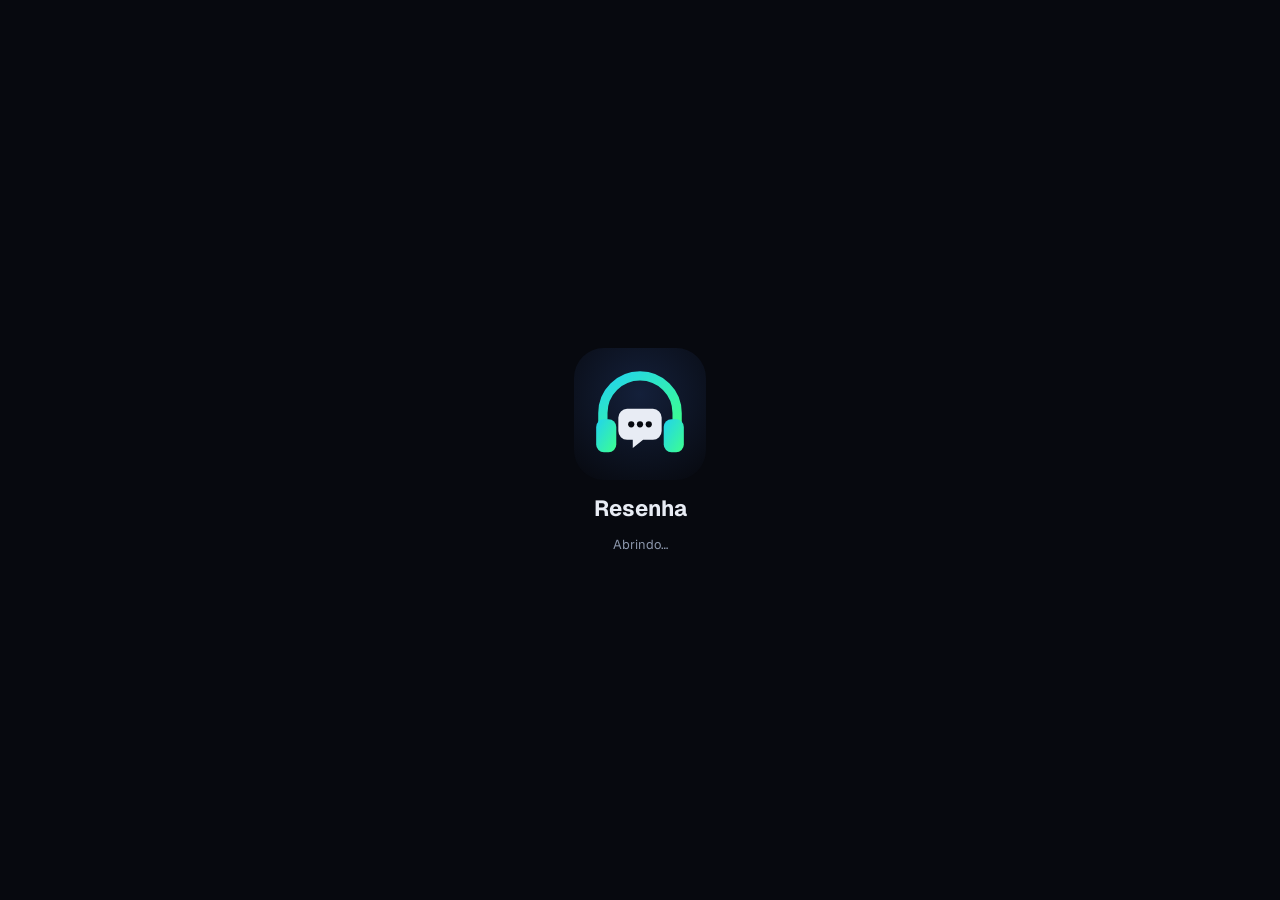
<file: app.html>
<!doctype html>
<html lang="pt-BR">
<head>
<meta charset="utf-8">
<title>Resenha</title>
<link rel="icon" href="icon.png">
<link rel="manifest" href="manifest.webmanifest">
<link rel="apple-touch-icon" href="icones/apple-touch-icon.png">
<meta name="theme-color" content="#07090F">
<meta name="referrer" content="no-referrer">
<meta name="apple-mobile-web-app-title" content="Resenha">
<meta name="apple-mobile-web-app-capable" content="yes">
<meta name="mobile-web-app-capable" content="yes">
<meta name="apple-mobile-web-app-status-bar-style" content="black">
<meta name="viewport" content="width=device-width, initial-scale=1">
<link rel="stylesheet" href="styles.css?v=mwxqxhsf">
</head>
<body>

<!-- Entrada: login, convite, esqueci a senha e avisos -->
<div id="join" class="join">
  <div class="join-card auth-card">
    <div class="logo big" aria-hidden="true">
      <svg width="60" height="60" viewBox="0 0 512 512" aria-hidden="true"><defs><linearGradient id="lg1" x1="0" y1="0" x2="1" y2="1"><stop offset="0" stop-color="#22D3EE"/><stop offset="1" stop-color="#3DFF8F"/></linearGradient><radialGradient id="lb1" cx="0.5" cy="0.35" r="0.8"><stop offset="0" stop-color="#14203A"/><stop offset="1" stop-color="#07090F"/></radialGradient></defs><rect width="512" height="512" rx="116" fill="url(#lb1)"/><path d="M112 300v-48a144 144 0 0 1 288 0v48" fill="none" stroke="url(#lg1)" stroke-width="40" stroke-linecap="round"/><rect x="86" y="276" width="78" height="128" rx="30" fill="url(#lg1)"/><rect x="348" y="276" width="78" height="128" rx="30" fill="url(#lg1)"/><path d="M206 236h100a34 34 0 0 1 34 34v52a34 34 0 0 1-34 34h-38l-40 32v-32h-22a34 34 0 0 1-34-34v-52a34 34 0 0 1 34-34z" fill="#E8ECF4"/><g fill="#07090F"><circle cx="222" cy="296" r="12"/><circle cx="256" cy="296" r="12"/><circle cx="290" cy="296" r="12"/></g></svg>
    </div>
    <h1>Resenha</h1>

    <section id="v-login" class="auth-view">
      <form id="login-form" class="auth-form">
        <label for="login-usuario" class="field-label">Usuário</label>
        <input id="login-usuario" class="input" maxlength="20" autocomplete="username" autocapitalize="none" spellcheck="false" required>
        <label for="login-senha" class="field-label">Senha</label>
      <div class="pass-wrap">
        <input id="login-senha" class="input" type="password" minlength="8" maxlength="72" autocomplete="current-password" required>
        <button type="button" class="pass-toggle" data-alvo="login-senha" aria-label="Mostrar senha"><svg width="18" height="18" viewBox="0 0 24 24" fill="none" stroke="currentColor" stroke-width="2" stroke-linecap="round" stroke-linejoin="round" aria-hidden="true"><path d="M1 12s4-8 11-8 11 8 11 8-4 8-11 8-11-8-11-8z"/><circle cx="12" cy="12" r="3"/></svg></button>
      </div>
        <div class="row-between wrap">
          <label class="check-row"><input type="checkbox" id="login-manter" checked> Manter conectado</label>
          <button id="login-esqueci" type="button" class="link-btn">Esqueci minha senha</button>
        </div>
        <button id="login-btn" class="btn primary wide" type="submit">Entrar</button>
        <p id="login-erro" class="error" role="alert"></p>
      </form>
      <p class="auth-note">Ainda não tem conta? O Resenha é só para convidados.<br>Peça um convite a quem te chamou.</p>
      <div class="auth-web web-only">
        <a href="https://github.com/Alisonfrl/resenha-versoes/releases/latest" target="_blank" rel="noopener" class="btn wide" data-baixar><svg width="18" height="18" viewBox="0 0 24 24" fill="none" stroke="currentColor" stroke-width="2.2" stroke-linecap="round" stroke-linejoin="round" aria-hidden="true"><path d="M12 4v11M7 10l5 5 5-5M5 20h14"/></svg>Baixe agora para Windows</a>
        <a href="mailto:chat.resenhaapp@gmail.com?subject=Pedido%20de%20convite%20-%20Resenha&amp;body=Oi!%20Quero%20um%20convite%20para%20o%20Resenha.%0A%0AMeu%20nome%3A%20%0AQuem%20me%20indicou%3A%20" class="link-btn">Pedir acesso por e-mail</a>
      </div>
    </section>

    <section id="v-convite" class="auth-view" hidden>
      <span id="cv-passo" class="tag-pill">Passo 1 de 3</span>
      <h2 id="cv-titulo" class="auth-title">Você foi convidado!</h2>
      <p id="cv-desc" class="muted"></p>
      <form id="cv-dados" class="auth-form">
        <label for="cv-email" class="field-label">E-mail</label>
        <input id="cv-email" class="input" type="email" maxlength="120" autocomplete="email" required>
        <span class="muted small">Para confirmar a conta e recuperar a senha.</span>
        <label for="cv-usuario" class="field-label">Usuário</label>
        <input id="cv-usuario" class="input" maxlength="20" autocomplete="username" autocapitalize="none" spellcheck="false" required>
        <span class="muted small">De 3 a 20 letras minúsculas, números, ponto ou _. É o nome que aparece para todos.</span>
        <button class="btn primary wide" type="submit">Continuar</button>
      </form>
      <form id="cv-codigo" class="auth-form" hidden>
        <label for="cv-token" class="field-label">Código do e-mail</label>
        <input id="cv-token" class="input code-input" inputmode="numeric" autocomplete="one-time-code" maxlength="10" required>
        <span class="muted small">Não chegou? Olhe o spam. O código vale por 1 hora.</span>
        <div class="row-between wrap">
          <button id="cv-reenviar" type="button" class="link-btn">Reenviar código</button>
          <button id="cv-corrigir" type="button" class="link-btn">Corrigir e-mail</button>
        </div>
        <button class="btn primary wide" type="submit">Confirmar</button>
      </form>
      <form id="cv-senha" class="auth-form" hidden>
        <label for="cv-senha1" class="field-label">Senha</label>
      <div class="pass-wrap">
        <input id="cv-senha1" class="input" type="password" minlength="8" maxlength="72" autocomplete="new-password" required>
        <button type="button" class="pass-toggle" data-alvo="cv-senha1" aria-label="Mostrar senha"><svg width="18" height="18" viewBox="0 0 24 24" fill="none" stroke="currentColor" stroke-width="2" stroke-linecap="round" stroke-linejoin="round" aria-hidden="true"><path d="M1 12s4-8 11-8 11 8 11 8-4 8-11 8-11-8-11-8z"/><circle cx="12" cy="12" r="3"/></svg></button>
      </div>
        <label for="cv-senha2" class="field-label">Repetir senha</label>
      <div class="pass-wrap">
        <input id="cv-senha2" class="input" type="password" minlength="8" maxlength="72" autocomplete="new-password" required>
        <button type="button" class="pass-toggle" data-alvo="cv-senha2" aria-label="Mostrar senha"><svg width="18" height="18" viewBox="0 0 24 24" fill="none" stroke="currentColor" stroke-width="2" stroke-linecap="round" stroke-linejoin="round" aria-hidden="true"><path d="M1 12s4-8 11-8 11 8 11 8-4 8-11 8-11-8-11-8z"/><circle cx="12" cy="12" r="3"/></svg></button>
      </div>
        <span class="muted small">Mínimo de 8 caracteres.</span>
        <button class="btn primary wide" type="submit">Criar conta e entrar</button>
      </form>
      <p id="cv-erro" class="error" role="alert"></p>
      <p id="cv-nota" class="auth-note"></p>
      <div id="cv-web" class="auth-web web-only">
        <button id="cv-abrir-app" type="button" class="btn wide">Já tenho o app no PC: abrir no app</button>
        <a href="https://github.com/Alisonfrl/resenha-versoes/releases/latest" target="_blank" rel="noopener" class="link-btn" data-baixar>Baixar o app para Windows</a>
      </div>
    </section>

    <section id="v-esqueci" class="auth-view" hidden>
      <h2 class="auth-title">Esqueci minha senha</h2>
      <form id="esq-usuario-form" class="auth-form">
        <p class="muted">Vamos mandar um código para o e-mail da sua conta.</p>
        <label for="esq-usuario" class="field-label">Usuário</label>
        <input id="esq-usuario" class="input" maxlength="20" autocomplete="username" autocapitalize="none" spellcheck="false" required>
        <button class="btn primary wide" type="submit">Enviar código</button>
      </form>
      <form id="esq-codigo-form" class="auth-form" hidden>
        <p class="muted">Se o usuário existir, o código chegou no e-mail da conta. Olhe o spam também.</p>
        <label for="esq-codigo" class="field-label">Código do e-mail</label>
        <input id="esq-codigo" class="input code-input" inputmode="numeric" autocomplete="one-time-code" maxlength="10" required>
        <label for="esq-senha1" class="field-label">Senha nova</label>
      <div class="pass-wrap">
        <input id="esq-senha1" class="input" type="password" minlength="8" maxlength="72" autocomplete="new-password" required>
        <button type="button" class="pass-toggle" data-alvo="esq-senha1" aria-label="Mostrar senha"><svg width="18" height="18" viewBox="0 0 24 24" fill="none" stroke="currentColor" stroke-width="2" stroke-linecap="round" stroke-linejoin="round" aria-hidden="true"><path d="M1 12s4-8 11-8 11 8 11 8-4 8-11 8-11-8-11-8z"/><circle cx="12" cy="12" r="3"/></svg></button>
      </div>
        <label for="esq-senha2" class="field-label">Repetir senha nova</label>
      <div class="pass-wrap">
        <input id="esq-senha2" class="input" type="password" minlength="8" maxlength="72" autocomplete="new-password" required>
        <button type="button" class="pass-toggle" data-alvo="esq-senha2" aria-label="Mostrar senha"><svg width="18" height="18" viewBox="0 0 24 24" fill="none" stroke="currentColor" stroke-width="2" stroke-linecap="round" stroke-linejoin="round" aria-hidden="true"><path d="M1 12s4-8 11-8 11 8 11 8-4 8-11 8-11-8-11-8z"/><circle cx="12" cy="12" r="3"/></svg></button>
      </div>
        <button class="btn primary wide" type="submit">Trocar senha e entrar</button>
      </form>
      <p id="esq-erro" class="error" role="alert"></p>
      <button id="esq-voltar" type="button" class="link-btn">Voltar para o login</button>
    </section>

    <section id="v-reset" class="auth-view" hidden>
      <h2 class="auth-title">Criar senha nova</h2>
      <p class="muted">Um admin gerou este link para você trocar a senha.</p>
      <form id="reset-form" class="auth-form">
        <label for="reset-senha1" class="field-label">Senha nova</label>
      <div class="pass-wrap">
        <input id="reset-senha1" class="input" type="password" minlength="8" maxlength="72" autocomplete="new-password" required>
        <button type="button" class="pass-toggle" data-alvo="reset-senha1" aria-label="Mostrar senha"><svg width="18" height="18" viewBox="0 0 24 24" fill="none" stroke="currentColor" stroke-width="2" stroke-linecap="round" stroke-linejoin="round" aria-hidden="true"><path d="M1 12s4-8 11-8 11 8 11 8-4 8-11 8-11-8-11-8z"/><circle cx="12" cy="12" r="3"/></svg></button>
      </div>
        <label for="reset-senha2" class="field-label">Repetir senha nova</label>
      <div class="pass-wrap">
        <input id="reset-senha2" class="input" type="password" minlength="8" maxlength="72" autocomplete="new-password" required>
        <button type="button" class="pass-toggle" data-alvo="reset-senha2" aria-label="Mostrar senha"><svg width="18" height="18" viewBox="0 0 24 24" fill="none" stroke="currentColor" stroke-width="2" stroke-linecap="round" stroke-linejoin="round" aria-hidden="true"><path d="M1 12s4-8 11-8 11 8 11 8-4 8-11 8-11-8-11-8z"/><circle cx="12" cy="12" r="3"/></svg></button>
      </div>
        <button class="btn primary wide" type="submit">Salvar e entrar</button>
      </form>
      <p id="reset-erro" class="error" role="alert"></p>
    </section>

    <section id="v-aviso" class="auth-view aviso-view" hidden>
      <span id="aviso-icone" class="aviso-icone" aria-hidden="true"></span>
      <h2 id="aviso-titulo" class="auth-title"></h2>
      <p id="aviso-texto" class="muted"></p>
      <button id="aviso-btn" type="button" class="btn primary wide">Entrar</button>
    </section>
  </div>
</div>

<!-- Atualização pronta (programa do Windows) -->
<div id="abertura" class="abertura" role="status" aria-live="polite" hidden>
  <div class="abertura-card">
    <svg class="ab-logo" width="132" height="132" viewBox="0 0 512 512" aria-hidden="true">
      <defs><linearGradient id="ab-g" x1="0" y1="0" x2="1" y2="1"><stop offset="0" stop-color="#22D3EE"/><stop offset="1" stop-color="#3DFF8F"/></linearGradient><radialGradient id="ab-bg" cx="0.5" cy="0.35" r="0.8"><stop offset="0" stop-color="#14203A"/><stop offset="1" stop-color="#07090F"/></radialGradient></defs>
      <rect class="ab-fundo" width="512" height="512" rx="116" fill="url(#ab-bg)"/>
      <path class="ab-arco" pathLength="1" d="M112 300v-48a144 144 0 0 1 288 0v48" fill="none" stroke="url(#ab-g)" stroke-width="36" stroke-linecap="round"/>
      <rect class="ab-concha ab-esq" x="86" y="276" width="78" height="128" rx="30" fill="url(#ab-g)"/>
      <rect class="ab-concha ab-dir" x="348" y="276" width="78" height="128" rx="30" fill="url(#ab-g)"/>
      <g class="ab-balao"><path d="M206 236h100a34 34 0 0 1 34 34v52a34 34 0 0 1-34 34h-38l-40 32v-32h-22a34 34 0 0 1-34-34v-52a34 34 0 0 1 34-34z" fill="#E8ECF4"/>
      <circle class="ab-ponto" cx="222" cy="296" r="12" fill="#07090F"/><circle class="ab-ponto" cx="256" cy="296" r="12" fill="#07090F"/><circle class="ab-ponto" cx="290" cy="296" r="12" fill="#07090F"/></g>
    </svg>
    <strong class="ab-nome">Resenha</strong>
    <span id="abertura-texto" class="muted small ab-texto">Procurando atualização…</span>
  </div>
</div>

<!-- Saguão: a "casa" do Resenha (quem está online, call do grupo, chat geral e privado) -->
<div id="lobby" class="saguao" hidden>
  <aside class="sg-lista" id="sg-lista">
    <div class="sg-marca"><svg width="32" height="32" viewBox="0 0 512 512" aria-hidden="true"><defs><linearGradient id="lg2" x1="0" y1="0" x2="1" y2="1"><stop offset="0" stop-color="#22D3EE"/><stop offset="1" stop-color="#3DFF8F"/></linearGradient><radialGradient id="lb2" cx="0.5" cy="0.35" r="0.8"><stop offset="0" stop-color="#14203A"/><stop offset="1" stop-color="#07090F"/></radialGradient></defs><rect width="512" height="512" rx="116" fill="url(#lb2)"/><path d="M112 300v-48a144 144 0 0 1 288 0v48" fill="none" stroke="url(#lg2)" stroke-width="40" stroke-linecap="round"/><rect x="86" y="276" width="78" height="128" rx="30" fill="url(#lg2)"/><rect x="348" y="276" width="78" height="128" rx="30" fill="url(#lg2)"/><path d="M206 236h100a34 34 0 0 1 34 34v52a34 34 0 0 1-34 34h-38l-40 32v-32h-22a34 34 0 0 1-34-34v-52a34 34 0 0 1 34-34z" fill="#E8ECF4"/><g fill="#07090F"><circle cx="222" cy="296" r="12"/><circle cx="256" cy="296" r="12"/><circle cx="290" cy="296" r="12"/></g></svg><b>Resenha</b><button class="update-btn sg-update" type="button" hidden title="Nova versão pronta: clique para reiniciar e atualizar" aria-label="Atualizar o Resenha"><svg width="16" height="16" viewBox="0 0 24 24" fill="none" stroke="currentColor" stroke-width="2.4" stroke-linecap="round" stroke-linejoin="round" aria-hidden="true"><path d="M12 3v12M7 10l5 5 5-5M5 21h14"/></svg><span>Atualizar</span></button><button id="sg-recolher" class="icon-btn sg-recolher" type="button" title="Recolher a barra" aria-label="Recolher a barra do grupo"><svg width="18" height="18" viewBox="0 0 24 24" fill="none" stroke="currentColor" stroke-width="2.2" stroke-linecap="round" stroke-linejoin="round" aria-hidden="true"><path d="M15 18l-6-6 6-6"/><path d="M4 4v16"/></svg></button></div>
    <section id="sg-call" class="sg-call" aria-label="Call do grupo">
      <div class="sg-call-topo"><span id="sg-call-titulo">Call do grupo</span><span id="sg-call-desde" class="muted small"></span></div>
      <div id="sg-call-av" class="sg-call-av"></div>
      <button id="lobby-join" class="btn sg-entrar" type="button">Entrar na call</button>
    </section>
    <div class="sg-estado"><span id="lobby-state" class="muted small" role="status"></span><button id="lobby-refresh" class="link-btn" hidden>Tentar de novo</button>
      <button id="sg-convidar" class="sg-convidar" type="button" hidden title="Gerar um convite para um amigo entrar no grupo"><svg width="16" height="16" viewBox="0 0 24 24" fill="none" stroke="currentColor" stroke-width="2.2" stroke-linecap="round" stroke-linejoin="round" aria-hidden="true"><path d="M16 21v-2a4 4 0 0 0-4-4H6a4 4 0 0 0-4 4v2"/><circle cx="9" cy="7" r="4"/><path d="M19 8v6M22 11h-6"/></svg>Convidar</button></div>
    <div class="sg-pessoas" id="sg-pessoas">
      <div class="sg-sec">Online — <span id="sg-n-on">0</span></div>
      <div id="sg-online" class="sg-grupo"></div>
      <div class="sg-sec">Offline — <span id="sg-n-off">0</span></div>
      <div id="sg-offline" class="sg-grupo"></div>
    </div>
    <div class="sg-eu">
      <button id="sg-eu-btn" class="sg-eu-btn" type="button" aria-haspopup="menu" aria-label="Seu status">
        <span id="sg-eu-av" class="msg-avatar sg-av"></span>
        <span class="sg-who"><strong id="lobby-name"></strong><span id="sg-eu-status" class="small"></span></span>
      </button>
      <span class="sg-icones">
        <button id="lobby-membros" class="icon-btn" type="button" aria-label="Membros" title="Membros" hidden>
          <svg width="18" height="18" viewBox="0 0 24 24" fill="none" stroke="currentColor" stroke-width="2" stroke-linecap="round" stroke-linejoin="round" aria-hidden="true"><path d="M17 21v-2a4 4 0 0 0-4-4H5a4 4 0 0 0-4 4v2"/><circle cx="9" cy="7" r="4"/><path d="M23 21v-2a4 4 0 0 0-3-3.87M16 3.13a4 4 0 0 1 0 7.75"/></svg>
        </button>
        <button id="lobby-conta" class="icon-btn" type="button" aria-label="Minha conta" title="Minha conta">
          <svg width="18" height="18" viewBox="0 0 24 24" fill="none" stroke="currentColor" stroke-width="2" stroke-linecap="round" stroke-linejoin="round" aria-hidden="true"><circle cx="12" cy="8" r="4"/><path d="M4 21a8 8 0 0 1 16 0"/></svg>
        </button>
        <button id="sg-config" class="icon-btn" type="button" aria-label="Configurações" title="Configurações">
          <svg width="18" height="18" viewBox="0 0 24 24" fill="none" stroke="currentColor" stroke-width="2" stroke-linecap="round" stroke-linejoin="round" aria-hidden="true"><circle cx="12" cy="12" r="3"/><path d="M19.4 15a1.65 1.65 0 0 0 .33 1.82l.06.06a2 2 0 1 1-2.83 2.83l-.06-.06a1.65 1.65 0 0 0-1.82-.33 1.65 1.65 0 0 0-1 1.51V21a2 2 0 1 1-4 0v-.09A1.65 1.65 0 0 0 9 19.4a1.65 1.65 0 0 0-1.82.33l-.06.06a2 2 0 1 1-2.83-2.83l.06-.06A1.65 1.65 0 0 0 4.68 15a1.65 1.65 0 0 0-1.51-1H3a2 2 0 1 1 0-4h.09A1.65 1.65 0 0 0 4.6 9a1.65 1.65 0 0 0-.33-1.82l-.06-.06a2 2 0 1 1 2.83-2.83l.06.06A1.65 1.65 0 0 0 9 4.68a1.65 1.65 0 0 0 1-1.51V3a2 2 0 1 1 4 0v.09a1.65 1.65 0 0 0 1 1.51 1.65 1.65 0 0 0 1.82-.33l.06-.06a2 2 0 1 1 2.83 2.83l-.06.06A1.65 1.65 0 0 0 19.4 9a1.65 1.65 0 0 0 1.51 1H21a2 2 0 1 1 0 4h-.09a1.65 1.65 0 0 0-1.51 1z"/></svg>
        </button>
      </span>
    </div>
  </aside>
  <main id="sg-centro" class="sg-centro" aria-label="Chat"></main>
  <aside id="sg-perfil" class="sg-perfil" aria-label="Perfil"></aside>
  <nav class="sg-abas" aria-label="Seções do saguão">
    <button id="sg-aba-grupo" class="tab active" type="button">Grupo</button>
    <button id="sg-aba-chat" class="tab" type="button">Chat <span id="sg-chat-dot" class="unread-dot" hidden></span></button>
  </nav>
</div>

<!-- Menu de status (saguão e call) -->
<div id="status-menu" class="status-menu" role="menu" hidden>
  <button type="button" class="st-op" data-p="disponivel" role="menuitemradio"><i class="st-bola disponivel"></i><span><strong>Disponível</strong></span></button>
  <button type="button" class="st-op" data-p="ausente" role="menuitemradio"><i class="st-bola ausente"></i><span><strong>Ausente</strong><small>Fica sozinho depois de 15 min parado</small></span></button>
  <button type="button" class="st-op" data-p="np" role="menuitemradio"><i class="st-bola np"></i><span><strong>Não perturbe</strong><small>Sem sons nem avisos</small></span></button>
  <div class="st-sep"></div>
  <label for="st-frase" class="st-label">Frase de status</label>
  <input id="st-frase" class="input" maxlength="60" placeholder="Ex.: Volto às 20h" autocomplete="off">
  <label class="toggle-row st-jogo desktop-only"><span>Mostrar o jogo que estou jogando</span><input type="checkbox" id="st-mostrar-jogo"></label>
  <div class="st-sep st-sair-sep"></div>
  <button type="button" id="st-sair" class="st-op st-sair" role="menuitem"><svg width="16" height="16" viewBox="0 0 24 24" fill="none" stroke="currentColor" stroke-width="2" stroke-linecap="round" stroke-linejoin="round" aria-hidden="true"><path d="M9 21H5a2 2 0 0 1-2-2V5a2 2 0 0 1 2-2h4"/><path d="M16 17l5-5-5-5"/><path d="M21 12H9"/></svg><span><strong>Sair da conta</strong></span></button>
</div>

<!-- Sala -->
<div id="app" class="app" hidden>
  <header class="topbar">
    <button id="sg-expandir" class="icon-btn sg-expandir" type="button" title="Mostrar a barra do grupo" aria-label="Mostrar a barra do grupo"><svg width="18" height="18" viewBox="0 0 24 24" fill="none" stroke="currentColor" stroke-width="2.2" stroke-linecap="round" stroke-linejoin="round" aria-hidden="true"><path d="M9 18l6-6-6-6"/><path d="M20 4v16"/></svg></button>
    <div class="brand">
      <div class="logo" aria-hidden="true">
        <svg width="40" height="40" viewBox="0 0 512 512" aria-hidden="true"><defs><linearGradient id="lg3" x1="0" y1="0" x2="1" y2="1"><stop offset="0" stop-color="#22D3EE"/><stop offset="1" stop-color="#3DFF8F"/></linearGradient><radialGradient id="lb3" cx="0.5" cy="0.35" r="0.8"><stop offset="0" stop-color="#14203A"/><stop offset="1" stop-color="#07090F"/></radialGradient></defs><rect width="512" height="512" rx="116" fill="url(#lb3)"/><path d="M112 300v-48a144 144 0 0 1 288 0v48" fill="none" stroke="url(#lg3)" stroke-width="40" stroke-linecap="round"/><rect x="86" y="276" width="78" height="128" rx="30" fill="url(#lg3)"/><rect x="348" y="276" width="78" height="128" rx="30" fill="url(#lg3)"/><path d="M206 236h100a34 34 0 0 1 34 34v52a34 34 0 0 1-34 34h-38l-40 32v-32h-22a34 34 0 0 1-34-34v-52a34 34 0 0 1 34-34z" fill="#E8ECF4"/><g fill="#07090F"><circle cx="222" cy="296" r="12"/><circle cx="256" cy="296" r="12"/><circle cx="290" cy="296" r="12"/></g></svg>
      </div>
      <div class="brand-text">
        <span class="brand-name">Resenha</span>
        <span class="muted small">Sala dos amigos</span>
      </div>
    </div>
    <div class="top-right">
      <button class="update-btn top-update" type="button" hidden title="Nova versão pronta: clique para reiniciar e atualizar" aria-label="Atualizar o Resenha"><svg width="16" height="16" viewBox="0 0 24 24" fill="none" stroke="currentColor" stroke-width="2.4" stroke-linecap="round" stroke-linejoin="round" aria-hidden="true"><path d="M12 3v12M7 10l5 5 5-5M5 21h14"/></svg><span>Atualizar</span></button>
      <button id="deck-btn" class="pill neutral status-btn desktop-only" type="button" title="Abrir o painel de sons no celular (QR code)"><svg width="14" height="14" viewBox="0 0 24 24" fill="none" stroke="currentColor" stroke-width="2.2" stroke-linecap="round" stroke-linejoin="round" aria-hidden="true"><rect x="6" y="2" width="12" height="20" rx="3"/><path d="M11 18h2"/></svg><span>Resenha Deck</span></button>
      <span id="private-bar" class="pill private-pill" hidden>Call privada <strong id="private-with"></strong></span>
      <button id="status-btn" class="pill neutral status-btn" type="button" aria-haspopup="menu" aria-label="Seu status"><i id="status-btn-bola" class="st-bola disponivel"></i><span id="status-btn-txt">Disponível</span></button>
      <span class="pill neutral" title="Tempo de resposta da conexão"><span id="ping-dot" class="dot gray"></span><span id="ping">Ping —</span></span>
      <span class="pill"><span class="dot"></span><span id="count">1 na call</span></span>
      <button id="conta-btn" class="icon-btn" aria-label="Minha conta">
        <svg width="20" height="20" viewBox="0 0 24 24" fill="none" stroke="currentColor" stroke-width="2" stroke-linecap="round" stroke-linejoin="round" aria-hidden="true"><circle cx="12" cy="8" r="4"/><path d="M4 21a8 8 0 0 1 16 0"/></svg>
      </button>
      <button id="settings-btn" class="icon-btn" aria-label="Configurações">
        <svg width="20" height="20" viewBox="0 0 24 24" fill="none" stroke="currentColor" stroke-width="2" stroke-linecap="round" stroke-linejoin="round" aria-hidden="true"><circle cx="12" cy="12" r="3"/><path d="M19.4 15a1.65 1.65 0 0 0 .33 1.82l.06.06a2 2 0 1 1-2.83 2.83l-.06-.06a1.65 1.65 0 0 0-1.82-.33 1.65 1.65 0 0 0-1 1.51V21a2 2 0 1 1-4 0v-.09A1.65 1.65 0 0 0 9 19.4a1.65 1.65 0 0 0-1.82.33l-.06.06a2 2 0 1 1-2.83-2.83l.06-.06A1.65 1.65 0 0 0 4.68 15a1.65 1.65 0 0 0-1.51-1H3a2 2 0 1 1 0-4h.09A1.65 1.65 0 0 0 4.6 9a1.65 1.65 0 0 0-.33-1.82l-.06-.06a2 2 0 1 1 2.83-2.83l.06.06A1.65 1.65 0 0 0 9 4.68a1.65 1.65 0 0 0 1-1.51V3a2 2 0 1 1 4 0v.09a1.65 1.65 0 0 0 1 1.51 1.65 1.65 0 0 0 1.82-.33l.06-.06a2 2 0 1 1 2.83 2.83l-.06.06A1.65 1.65 0 0 0 19.4 9a1.65 1.65 0 0 0 1.51 1H21a2 2 0 1 1 0 4h-.09a1.65 1.65 0 0 0-1.51 1z"/></svg>
      </button>
    </div>
  </header>

  <main class="main">
    <section class="stage" aria-label="Chamada">
      <div id="share" class="shares" hidden></div>
      <div id="tiles" class="tiles"></div>
    </section>

    <aside id="chat-panel" class="chat" aria-label="Canal de texto">
      <div class="chat-head">
        <div id="chat-tabs" class="chat-tabs" role="tablist" aria-label="Conversas">
          <button id="tab-geral" class="chat-tab active" type="button" role="tab" aria-selected="true"><svg width="18" height="18" viewBox="0 0 24 24" fill="none" stroke="#5B6B80" stroke-width="2" stroke-linecap="round" stroke-linejoin="round" aria-hidden="true"><path d="M4 9h16M4 15h16M10 3L8 21M16 3l-2 18"/></svg><span>geral</span></button>
        </div>
      </div>
      <div id="messages" class="messages" aria-live="polite"></div>
      <form id="chat-form" class="chat-form">
        <div id="chat-digitacao" class="chat-digitacao" role="status" aria-live="polite" aria-atomic="true"></div>
        <label for="chat-image" class="attach-btn" title="Enviar foto ou arquivo (até 10 MB)" aria-label="Enviar foto ou arquivo">
          <svg width="20" height="20" viewBox="0 0 24 24" fill="none" stroke="currentColor" stroke-width="2" stroke-linecap="round" stroke-linejoin="round" aria-hidden="true"><rect x="3" y="3" width="18" height="18" rx="2"/><circle cx="8.5" cy="8.5" r="1.5"/><path d="M21 15l-5-5L5 21"/></svg>
        </label>
        <input id="chat-image" type="file" multiple class="sr">
        <label for="chat-input" class="sr">Mensagem</label>
        <input id="chat-input" class="input" placeholder="Mensagem em #geral" title="Dica: @nome avisa a pessoa, @todos avisa todo mundo. Ctrl+V cola um print" maxlength="1000" autocomplete="off">
        <button class="send-btn" type="submit" aria-label="Enviar">
          <svg width="18" height="18" viewBox="0 0 24 24" fill="none" stroke="#fff" stroke-width="2" stroke-linecap="round" stroke-linejoin="round" aria-hidden="true"><path d="M22 2L11 13M22 2l-7 20-4-9-9-4z"/></svg>
        </button>
      </form>
    </aside>
  </main>

  <nav class="mobile-tabs" aria-label="Seções">
    <button id="tab-call" class="tab active" type="button">Call</button>
    <button id="tab-chat" class="tab" type="button">Chat <span id="chat-dot" class="unread-dot" hidden></span></button>
  </nav>
  <footer class="controls">
    <div class="control-bar">
      <button id="mic-btn" class="ctrl on" aria-pressed="true" title="Ligar ou desligar o microfone">
        <svg width="20" height="20" viewBox="0 0 24 24" fill="none" stroke="currentColor" stroke-width="2" stroke-linecap="round" stroke-linejoin="round" aria-hidden="true"><path d="M12 1a3 3 0 0 0-3 3v8a3 3 0 0 0 6 0V4a3 3 0 0 0-3-3z"/><path d="M19 10v2a7 7 0 0 1-14 0v-2M12 19v4"/></svg>
        <span>Microfone</span>
      </button>
      <button id="deaf-btn" class="ctrl" aria-pressed="false" aria-label="Ensurdecer (não ouvir ninguém)" title="Ensurdecer: para de ouvir a call e desliga seu microfone">
        <svg width="20" height="20" viewBox="0 0 24 24" fill="none" stroke="currentColor" stroke-width="2" stroke-linecap="round" stroke-linejoin="round" aria-hidden="true"><path d="M3 18v-6a9 9 0 0 1 18 0v6"/><path d="M21 19a2 2 0 0 1-2 2h-1v-6h3zM3 19a2 2 0 0 0 2 2h1v-6H3z"/></svg>
        <span>Áudio</span>
      </button>
      <span class="divider" aria-hidden="true"></span>
      <button id="cam-btn" class="ctrl" aria-pressed="false" title="Ligar ou desligar a câmera">
        <svg width="20" height="20" viewBox="0 0 24 24" fill="none" stroke="currentColor" stroke-width="2" stroke-linecap="round" stroke-linejoin="round" aria-hidden="true"><path d="M23 7l-7 5 7 5V7z"/><rect x="1" y="5" width="15" height="14" rx="2"/></svg>
        <span>Câmera</span>
      </button>
      <button id="flip-btn" class="ctrl" aria-label="Trocar câmera (frontal / traseira)" hidden>
        <svg width="20" height="20" viewBox="0 0 24 24" fill="none" stroke="currentColor" stroke-width="2" stroke-linecap="round" stroke-linejoin="round" aria-hidden="true"><path d="M20 7h-3l-2-3H9L7 7H4a2 2 0 0 0-2 2v9a2 2 0 0 0 2 2h16a2 2 0 0 0 2-2V9a2 2 0 0 0-2-2z"/><path d="M15.5 13.5a3.5 3.5 0 0 1-6.3 1.7M8.5 12.5a3.5 3.5 0 0 1 6.3-1.7"/><path d="M15 9.5v1.5h-1.5M9 16.5V15h1.5"/></svg>
        <span>Virar</span>
      </button>
      <button id="share-change" class="ctrl" hidden type="button" title="Trocar tela/janela" aria-label="Trocar tela/janela"><svg width="20" height="20" viewBox="0 0 24 24" fill="none" stroke="currentColor" stroke-width="2" aria-hidden="true"><rect x="2" y="3" width="20" height="14" rx="2"/><path d="M7 9h10m-3-3 3 3-3 3M8 21h8"/></svg><span>Trocar tela/janela</span></button>
      <button id="share-sound" class="ctrl" hidden type="button" aria-pressed="false" aria-label="Transmitir som" title="Transmitir som"><svg width="20" height="20" viewBox="0 0 24 24" fill="none" stroke="currentColor" stroke-width="2" aria-hidden="true"><path d="m11 5-6 4H2v6h3l6 4V5Zm4 3a6 6 0 0 1 0 8m4-11a10 10 0 0 1 0 14"/></svg><span>Transmitir som</span></button>
      <button id="screen-btn" class="ctrl" aria-pressed="false" title="Compartilhar uma tela ou janela">
        <svg width="20" height="20" viewBox="0 0 24 24" fill="none" stroke="currentColor" stroke-width="2" stroke-linecap="round" stroke-linejoin="round" aria-hidden="true"><rect x="2" y="3" width="20" height="14" rx="2"/><path d="M8 21h8M12 17v4M9 10l3-3 3 3M12 7v6"/></svg>
        <span>Tela</span>
      </button>
      <span class="divider" aria-hidden="true"></span>
      <button id="noise-btn" class="ctrl on" aria-pressed="true" title="Redução de ruído do microfone">
        <svg width="20" height="20" viewBox="0 0 24 24" fill="none" stroke="currentColor" stroke-width="2" stroke-linecap="round" stroke-linejoin="round" aria-hidden="true"><path d="M2 12h3l3-7 4 14 3-9 2 2h5"/></svg>
        <span>Ruído</span>
      </button>
      <button id="sounds-btn" class="ctrl" aria-label="Sons" title="Sons de meme para a call">
        <svg width="20" height="20" viewBox="0 0 24 24" fill="none" stroke="currentColor" stroke-width="2" stroke-linecap="round" stroke-linejoin="round" aria-hidden="true"><path d="M9 18V5l12-2v13"/><circle cx="6" cy="18" r="3"/><circle cx="18" cy="16" r="3"/></svg>
        <span>Sons</span>
      </button>
      <span class="divider"></span>
      <button id="leave-btn" class="ctrl danger" title="Sair da call">
        <svg width="20" height="20" viewBox="0 0 24 24" fill="none" stroke="currentColor" stroke-width="2" stroke-linecap="round" stroke-linejoin="round" aria-hidden="true"><path d="M10.68 13.31a16 16 0 0 0 3.41 2.6l1.27-1.27a2 2 0 0 1 2.11-.45c.91.34 1.85.57 2.81.7A2 2 0 0 1 22 16.92v3a2 2 0 0 1-2.18 2 19.79 19.79 0 0 1-8.63-3.07 19.42 19.42 0 0 1-3.33-2.67m-2.67-3.34a19.79 19.79 0 0 1-3.07-8.63A2 2 0 0 1 4.11 2h3a2 2 0 0 1 2 1.72c.13.96.36 1.9.7 2.81a2 2 0 0 1-.45 2.11L8.09 9.91"/><path d="M23 1L1 23"/></svg>
        <span>Sair</span>
      </button>
    </div>
    <span id="ptt-hint" class="muted small" hidden></span>
  </footer>
  <button id="audio-unlock" class="audio-unlock" type="button" hidden>
    <svg width="20" height="20" viewBox="0 0 24 24" fill="none" stroke="currentColor" stroke-width="2" stroke-linecap="round" stroke-linejoin="round" aria-hidden="true"><polygon points="11 5 6 9 2 9 2 15 6 15 11 19 11 5"/><path d="M23 9l-6 6M17 9l6 6"/></svg>
    O som foi pausado. Toque aqui para voltar a ouvir.
  </button>
  <div id="audio-sink" hidden></div>
</div>

<!-- Escolher tela -->
<div id="picker" class="modal" hidden>
  <div class="modal-card wide-card" role="dialog" aria-modal="true" aria-labelledby="picker-title">
    <h2 id="picker-title">O que você quer compartilhar?</h2>
    <div id="sources" class="sources"></div>
    <p class="muted small sources-dica">Não achou a janela? Ela não pode estar minimizada: abra o programa e ele aparece aqui sozinho.</p>
    <label class="check-row">
      <input type="checkbox" id="share-audio">
      <span>
        <strong>Incluir o som do computador</strong>
        <span class="muted small" id="share-audio-dica">Janela: vai só o som desse programa. Tela inteira: vai o som do PC, sem o som do Resenha.</span>
      </span>
    </label>
    <div class="modal-actions">
      <button id="picker-cancel" class="btn">Cancelar</button>
      <button id="picker-ok" class="btn primary" disabled>Compartilhar</button>
    </div>
  </div>
</div>

<!-- Sons -->
<div id="sounds" class="modal" hidden>
  <div class="modal-card" role="dialog" aria-modal="true" aria-labelledby="sounds-title">
    <div class="row-between">
      <h2 id="sounds-title">Sons</h2>
      <button id="sounds-stop" class="btn">Parar sons</button>
    </div>
    <p class="muted">Clique para tocar para todo mundo na call. Passe o mouse num som para renomear.</p>
    <div id="sound-grid" class="sound-grid"></div>
    <button id="sounds-restore" class="link-btn" hidden>Restaurar os sons padrão</button>
    <section class="card">
      <div class="row-between wrap">
        <span class="stack">
          <strong>Adicionar som</strong>
          <span class="muted small">MP3, WAV ou OGG de até 10 segundos e 1 MB. Dá para escolher vários de uma vez.</span>
        </span>
        <label for="sound-file" class="btn small-btn">Escolher arquivo</label>
        <input id="sound-file" type="file" accept="audio/*" class="sr" multiple>
      </div>
      <div class="sep"></div>
      <label for="sound-volume" class="field-label">Volume dos sons para você</label>
      <input id="sound-volume" type="range" min="0" max="100">
      <label class="toggle-row">
        <span class="stack"><strong>Ouvir sons dos amigos</strong><span class="muted small">Desligue se alguém exagerar.</span></span>
        <input type="checkbox" id="sound-enabled">
      </label>
    </section>
    <div class="modal-actions">
      <button id="sounds-close" class="btn">Fechar</button>
    </div>
  </div>
</div>

<!-- Imagem ampliada -->
<div id="viewer" class="viewer" hidden>
  <img id="viewer-img" alt="Imagem enviada no chat">
  <button id="viewer-save" class="icon-btn viewer-save" aria-label="Salvar imagem" title="Salvar imagem">
    <svg width="20" height="20" viewBox="0 0 24 24" fill="none" stroke="currentColor" stroke-width="2" stroke-linecap="round" stroke-linejoin="round" aria-hidden="true"><path d="M21 15v4a2 2 0 0 1-2 2H5a2 2 0 0 1-2-2v-4M7 10l5 5 5-5M12 15V3"/></svg>
  </button>
  <button id="viewer-close" class="icon-btn viewer-close" aria-label="Fechar imagem">
    <svg width="20" height="20" viewBox="0 0 24 24" fill="none" stroke="currentColor" stroke-width="2" stroke-linecap="round" stroke-linejoin="round" aria-hidden="true"><path d="M18 6L6 18M6 6l12 12"/></svg>
  </button>
</div>

<!-- Consumo -->
<div id="usage" class="modal" hidden>
  <div class="modal-card" role="dialog" aria-modal="true" aria-labelledby="usage-title">
    <h2 id="usage-title">Consumo do mês</h2>
    <p class="muted">Estimativa do grupo no plano grátis do LiveKit. Zera no dia 1º.</p>

    <section class="card">
      <div class="row-between">
        <strong>Minutos</strong>
        <span id="usage-min-text" class="small"></span>
      </div>
      <div class="bar"><div id="usage-min-bar" class="bar-fill"></div></div>
      <span class="muted small">Cada pessoa conectada conta separado. Limite: 5.000 por mês.</span>
    </section>

    <section class="card">
      <div class="row-between">
        <strong>Dados de vídeo e áudio</strong>
        <span id="usage-gb-text" class="small"></span>
      </div>
      <div class="bar"><div id="usage-gb-bar" class="bar-fill"></div></div>
      <span class="muted small">A tela compartilhada é o que mais gasta. Limite: 50 GB por mês.</span>
    </section>

    <section class="card">
      <strong>Por pessoa</strong>
      <div id="usage-list" class="usage-list"></div>
      <span class="muted small">Só entra aqui quem esteve numa call com você neste mês ou com alguém que esteve.</span>
    </section>

    <div class="modal-actions">
      <button id="usage-dashboard" class="btn">Ver no painel do LiveKit</button>
      <button id="usage-close" class="btn">Fechar</button>
    </div>
  </div>
</div>

<!-- Configurações -->
<div id="settings" class="modal" hidden>
  <div class="modal-card" role="dialog" aria-modal="true" aria-labelledby="settings-title">
    <h2 id="settings-title">Configurações</h2>
    <div class="tabs" role="tablist" aria-label="Seções das configurações">
      <button type="button" class="tab-btn active" role="tab" data-tab="voz" aria-selected="true">Voz</button>
      <button type="button" class="tab-btn" role="tab" data-tab="video" aria-selected="false">Vídeo</button>
      <button type="button" class="tab-btn" role="tab" data-tab="notificacoes" aria-selected="false">Notificações</button>
      <button type="button" class="tab-btn" role="tab" data-tab="atalhos" aria-selected="false">Atalhos</button>
      <button type="button" class="tab-btn" role="tab" data-tab="aparencia" aria-selected="false">Aparência</button>
      <button type="button" class="tab-btn" role="tab" data-tab="geral" aria-selected="false">Geral</button>
      <button type="button" class="tab-btn desktop-only" role="tab" data-tab="celular" aria-selected="false">Celular</button>
    </div>

    <section data-tab="aparencia" class="card" hidden>
      <span class="field-label" id="tema-rotulo">Tema</span>
      <div class="temas" role="radiogroup" aria-labelledby="tema-rotulo">
        <button type="button" class="tema-op" role="radio" data-tema="escuro" aria-checked="true"><span class="tema-amostra escuro"><i></i><b></b></span>Escuro</button>
        <button type="button" class="tema-op" role="radio" data-tema="claro" aria-checked="false"><span class="tema-amostra claro"><i></i><b></b></span>Claro</button>
        <button type="button" class="tema-op" role="radio" data-tema="auto" aria-checked="false"><span class="tema-amostra auto"><i></i><b></b></span>Automático</button>
      </div>
      <span class="muted small">Automático segue o tema do seu aparelho (Windows ou celular).</span>
    </section>


    <section data-tab="voz" class="card">
      <label for="mic-select" class="field-label">Microfone</label>
      <select id="mic-select" class="input"></select>
      <label for="out-select" class="field-label">Saída de áudio</label>
      <select id="out-select" class="input"></select>
    </section>

    <section data-tab="voz" class="card">
      <span class="field-label">Modo de transmissão</span>
      <div class="modes">
        <label class="mode">
          <input type="radio" name="mode" value="voice">
          <span><strong>Ativação por voz</strong><span class="muted small">Transmite sozinho quando você fala.</span></span>
        </label>
        <label class="mode">
          <input type="radio" name="mode" value="ptt">
          <span><strong>Push-to-talk</strong><span class="muted small">Só transmite segurando uma tecla.</span></span>
        </label>
      </div>

      <div id="sens-block" class="sens">
        <div class="row-between">
          <label for="sens" class="field-label">Sensibilidade</label>
          <span class="muted small">Fale algo para testar</span>
        </div>
        <div class="meter-wrap">
          <div class="meter"><div id="meter-fill" class="meter-fill"></div></div>
          <div id="meter-line" class="meter-line" aria-hidden="true"></div>
          <input id="sens" class="meter-range" type="range" min="0" max="100" step="1" aria-label="Limite da voz: arraste a linha">
        </div>
        <span id="sens-ajuda" class="muted small">Arraste a linha: só sai o que passar dela. A barra fica verde quando sua voz está saindo.</span>
        <label class="toggle-row">
          <span class="stack"><strong>Sensibilidade automática</strong><span class="muted small">Aprende o barulho de fundo e só transmite quando você fala acima dele.</span></span>
          <input type="checkbox" id="autosens-toggle">
        </label>
      </div>

      <div id="ptt-block" class="row-between wrap">
        <span class="stack">
          <strong>Tecla do push-to-talk</strong>
          <span id="ptt-note" class="muted small">Funciona mesmo com o jogo aberto.</span>
        </span>
        <span class="row">
          <kbd id="ptt-key">V</kbd>
          <button id="ptt-change" class="btn">Alterar</button>
        </span>
      </div>
    </section>

    <section data-tab="video" class="card" id="cambg-block">
      <span class="field-label">Fundo da câmera</span>
      <span class="muted small">Só você escolhe o seu. Os amigos veem o fundo trocado.</span>
      <div id="cambg-list" class="cambg-list"></div>
    </section>

    <section data-tab="video" class="card">
      <span class="field-label">Qualidade da tela compartilhada</span>
      <span class="muted small">Se alguém reclamar de travadas, use uma qualidade menor.</span>
      <div class="modes three">
        <label class="mode">
          <input type="radio" name="quality" value="low">
          <span><strong>Econômica</strong><span class="muted small">720p, 30 fps. Para internet fraca.</span></span>
        </label>
        <label class="mode">
          <input type="radio" name="quality" value="high">
          <span><strong>Alta</strong><span class="muted small">1080p, 30 fps. Recomendada.</span></span>
        </label>
        <label class="mode">
          <input type="radio" name="quality" value="max">
          <span><strong>Máxima</strong><span class="muted small">1080p, 60 fps. Para jogos rápidos e internet boa.</span></span>
        </label>
      </div>
      <label class="toggle-row">
        <span class="stack"><strong>Aceleração por hardware na tela compartilhada</strong><span class="muted small">Usa a placa de vídeo para enviar sua tela e deixa o processador livre para o jogo. Só funciona se a placa tiver essa função; senão, o Resenha usa o processador como antes. Vale a partir da próxima transmissão.</span></span>
        <input type="checkbox" id="tela-placa">
      </label>
      <div class="sep"></div>
      <span class="field-label">Qualidade da câmera</span>
      <div class="modes four">
        <label class="mode"><input type="radio" name="camquality" value="low"><span><strong>Baixa</strong><span class="muted small">360p. Economiza internet.</span></span></label>
        <label class="mode"><input type="radio" name="camquality" value="mid"><span><strong>Média</strong><span class="muted small">540p.</span></span></label>
        <label class="mode"><input type="radio" name="camquality" value="high"><span><strong>Alta</strong><span class="muted small">720p. Recomendada.</span></span></label>
        <label class="mode"><input type="radio" name="camquality" value="full"><span><strong>Full HD</strong><span class="muted small">1080p. Câmera boa e internet boa.</span></span></label>
      </div>
    </section>

    <section data-tab="voz" class="card">
      <label class="toggle-row">
        <span class="stack"><strong>Redução de ruído</strong><span class="muted small">Corta teclado, ventilador e barulho de fundo.</span></span>
        <input type="checkbox" id="noise-toggle">
      </label>
      <div class="modes three">
        <label class="mode"><input type="radio" name="noiselevel" value="light"><span><strong>Leve</strong><span class="muted small">RNNoise. Voz bem natural, para ambiente silencioso.</span></span></label>
        <label class="mode"><input type="radio" name="noiselevel" value="normal"><span><strong>Normal</strong><span class="muted small">GTCRN. Corta ventilador e teclado sem pesar no PC. Recomendado.</span></span></label>
        <label class="mode"><input type="radio" name="noiselevel" value="strong"><span><strong>Forte</strong><span class="muted small">DeepFilterNet3, a IA mais forte: ventilador, ar-condicionado e jogo vazando do fone. Usa mais o processador.</span></span></label>
      </div>
      <label class="toggle-row">
        <span class="stack"><strong>Ouvir meu microfone</strong><span id="monitor-note" class="muted small">Para testar: você se ouve exatamente como os amigos ouvem (com o filtro e a linha da sensibilidade).</span></span>
        <input type="checkbox" id="monitor-toggle">
      </label>
      <div class="sep"></div>
      <label class="toggle-row">
        <span class="stack"><strong>Cancelamento de eco</strong><span class="muted small">Útil para quem joga sem fone.</span></span>
        <input type="checkbox" id="echo-toggle">
      </label>
      <label class="toggle-row">
        <span class="stack"><strong>Ganho automático do microfone</strong><span class="muted small">Aumenta sua voz quando fala baixo, mas também traz mais som de fundo. Deixe desligado se o som do fone vaza.</span></span>
        <input type="checkbox" id="agc-toggle">
      </label>
    </section>

    <section data-tab="notificacoes" class="card" hidden>
      <label class="toggle-row">
        <span class="stack"><strong>Ativar notificações</strong><span class="muted small">Avisos na tela e sons de mensagens, menções, chamadas recebidas e entrada ou saída da call. Vale só para este aparelho.</span></span>
        <input type="checkbox" id="notifications-enabled">
      </label>
      <div class="row-between">
        <label for="notification-volume" class="field-label">Volume dos avisos</label>
        <output id="notification-volume-value" for="notification-volume">100%</output>
      </div>
      <input id="notification-volume" type="range" min="0" max="100" step="1" aria-describedby="notification-volume-note">
      <span id="notification-volume-note" class="muted small">Em 0%, os avisos ficam sem som. A voz da call, o som da transmissão e os sons de meme têm volumes separados.</span>
    </section>

    <section data-tab="notificacoes" class="card" hidden>
      <span class="field-label" id="pacotes-rotulo">Sons de aviso</span>
      <div class="pacotes" id="pacotes-sons" role="radiogroup" aria-labelledby="pacotes-rotulo"></div>
      <span class="muted small">Entrar e sair da call, mensagens, menções e quem ficou online. Vale só para este aparelho.</span>
    </section>

    <section data-tab="notificacoes" class="card desktop-only">
      <label class="toggle-row">
        <span class="stack"><strong>Overlay no jogo</strong><span class="muted small">Mostra quem está na call e quem está falando por cima do jogo. Funciona com o jogo em janela ou "tela cheia em janela" (sem bordas), não em tela cheia exclusiva.</span></span>
        <input type="checkbox" id="overlay-toggle">
      </label>
      <label for="overlay-corner" class="field-label">Posição</label>
      <select id="overlay-corner" class="input">
        <option value="top-left">Canto superior esquerdo</option>
        <option value="top-right">Canto superior direito</option>
        <option value="bottom-left">Canto inferior esquerdo</option>
        <option value="bottom-right">Canto inferior direito</option>
      </select>
    </section>


    <section data-tab="geral" class="card desktop-only">
      <label class="toggle-row">
        <span class="stack"><strong>Iniciar com o Windows</strong><span class="muted small">Abre escondido na bandeja quando o PC liga.</span></span>
        <input type="checkbox" id="autostart-settings">
      </label>
    </section>

    <section data-tab="geral" class="card" hidden>
      <div class="row-between wrap">
        <span class="stack"><strong>Sons de meme</strong><span class="muted small">Toque, adicione, renomeie ou esconda os sons. Fora da call, o som toca só para você.</span></span>
        <button id="sons-config-abrir" type="button" class="btn primary">Abrir os sons</button>
      </div>
    </section>

    <section data-tab="celular" class="card desktop-only">
      <label class="toggle-row">
        <span class="stack"><strong>Controlar pelo celular</strong><span class="muted small">Seu celular vira um painel de sons deste PC. Precisa estar no mesmo Wi-Fi. Mostra os mesmos sons daqui: os que você escondeu não aparecem.</span></span>
        <input type="checkbox" id="deck-toggle">
      </label>
      <div id="deck-info" class="deck-info" hidden>
        <div id="deck-qr" class="deck-qr" aria-label="QR code para abrir no celular"></div>
        <div class="stack">
          <span class="muted small">Aponte a câmera do celular para o QR code. Ou abra no navegador do celular:</span>
          <strong id="deck-url" class="deck-url"></strong>
          <span class="muted small">Código de acesso</span>
          <strong id="deck-pin" class="deck-pin"></strong>
          <span id="deck-clients" class="deck-clients">Nenhum celular conectado</span>
          <span class="muted small">Se o Windows perguntar sobre o firewall, permita em "Redes privadas".</span>
        </div>
      </div>
    </section>

    <section data-tab="atalhos" class="card">
      <span class="field-label">Atalhos globais</span>
      <span id="keys-note" class="muted small">Funcionam mesmo com o jogo aberto.</span>
      <div class="row-between wrap">
        <strong>Mutar e desmutar</strong>
        <span class="row">
          <kbd id="mute-key">—</kbd>
          <button id="mute-change" class="btn">Alterar</button>
          <button id="mute-clear" class="link-btn">Limpar</button>
        </span>
      </div>
      <div class="row-between wrap">
        <strong>Abrir os sons</strong>
        <span class="row">
          <kbd id="sounds-key">—</kbd>
          <button id="sounds-change" class="btn">Alterar</button>
          <button id="sounds-clear" class="link-btn">Limpar</button>
        </span>
      </div>
    </section>


    <div class="modal-actions">
      <button id="settings-close" class="btn">Fechar</button>
    </div>
  </div>
</div>

<!-- Confirmar saída (botão Voltar do navegador) -->
<!-- Novidades: aparece uma vez depois de cada atualização -->
<div id="novidades" class="modal" hidden>
  <div class="modal-card confirm-card" role="dialog" aria-modal="true" aria-labelledby="novidades-title">
    <h2 id="novidades-title">Novidades</h2>
    <p id="novidades-sub" class="muted"></p>
    <ul id="novidades-lista" class="novidades-lista"></ul>
    <div class="modal-actions">
      <button id="novidades-ok" class="btn primary">Valeu!</button>
    </div>
  </div>
</div>

<div id="leave-confirm" class="modal" hidden>
  <div class="modal-card confirm-card" role="alertdialog" aria-modal="true" aria-labelledby="leave-confirm-title">
    <h2 id="leave-confirm-title">Sair da call?</h2>
    <p class="muted">Você vai desconectar e os amigos vão ouvir o aviso de saída.</p>
    <div class="modal-actions">
      <button id="leave-confirm-stay" class="btn">Ficar</button>
      <button id="leave-confirm-go" class="btn danger-btn">Sair da call</button>
    </div>
  </div>
</div>

<!-- Mensagens privadas (funciona na call e no saguão) -->
<button id="dm-launcher" class="dm-launcher" type="button" hidden>
  <svg width="18" height="18" viewBox="0 0 24 24" fill="none" stroke="currentColor" stroke-width="2" stroke-linecap="round" stroke-linejoin="round" aria-hidden="true"><path d="M21 15a2 2 0 0 1-2 2H7l-4 4V5a2 2 0 0 1 2-2h14a2 2 0 0 1 2 2z"/></svg>
  <span>Privado</span>
  <span id="dm-badge" class="dm-badge" hidden>0</span>
</button>
<section id="dm" class="dm" aria-label="Mensagens privadas" hidden>
  <div class="dm-head">
    <div id="dm-tabs" class="dm-tabs"></div>
    <button id="dm-close" class="dm-x" type="button" aria-label="Fechar mensagens privadas" title="Fechar">
      <svg width="16" height="16" viewBox="0 0 24 24" fill="none" stroke="currentColor" stroke-width="2.4" stroke-linecap="round" aria-hidden="true"><path d="M18 6L6 18M6 6l12 12"/></svg>
    </button>
  </div>
  <div id="dm-messages" class="messages dm-messages" aria-live="polite"></div>
  <p id="dm-offline" class="muted small dm-offline" hidden></p>
  <form id="dm-form" class="chat-form">
    <label for="dm-input" class="sr">Mensagem privada</label>
    <input id="dm-input" class="input" placeholder="Mensagem privada" maxlength="1000" autocomplete="off">
    <button class="send-btn" type="submit" aria-label="Enviar mensagem privada">
      <svg width="18" height="18" viewBox="0 0 24 24" fill="none" stroke="#fff" stroke-width="2" stroke-linecap="round" stroke-linejoin="round" aria-hidden="true"><path d="M22 2L11 13M22 2l-7 20-4-9-9-4z"/></svg>
    </button>
  </form>
</section>

<!-- Chamada privada: balão no canto (chamando, recebendo, em andamento) -->
<div id="pcall" class="call-balloon" role="dialog" aria-live="polite" aria-labelledby="pcall-title" hidden>
  <div class="cb-top">
    <span id="pcall-avatar" class="msg-avatar" aria-hidden="true"></span>
    <div class="cb-text">
      <strong id="pcall-title">Call privada</strong>
      <span id="pcall-text" class="muted small"></span>
    </div>
    <svg class="cb-phone" width="18" height="18" viewBox="0 0 24 24" fill="none" stroke="currentColor" stroke-width="2" stroke-linecap="round" stroke-linejoin="round" aria-hidden="true"><path d="M22 16.92v3a2 2 0 0 1-2.18 2 19.79 19.79 0 0 1-8.63-3.07 19.5 19.5 0 0 1-6-6A19.79 19.79 0 0 1 2.12 4.18 2 2 0 0 1 4.11 2h3a2 2 0 0 1 2 1.72c.12.89.33 1.76.63 2.6a2 2 0 0 1-.45 2.11L8.09 9.91a16 16 0 0 0 6 6l1.27-1.27a2 2 0 0 1 2.11-.45c.84.3 1.71.51 2.6.63A2 2 0 0 1 22 16.92z"/></svg>
  </div>
  <div id="pcall-add-list" class="cb-list" hidden></div>
  <div class="cb-actions">
    <button id="pcall-add" class="btn small-btn" type="button" hidden>+ Adicionar</button>
    <button id="pcall-cancel" class="btn small-btn" type="button" hidden>Cancelar</button>
    <button id="pcall-decline" class="btn small-btn danger-btn" type="button" hidden>Recusar</button>
    <button id="pcall-accept" class="btn small-btn primary" type="button" hidden>Atender</button>
    <button id="pcall-end" class="btn small-btn danger-btn" type="button" hidden>Encerrar</button>
  </div>
</div>

<!-- Menu de pessoa (botão direito no quadro) -->
<div id="person-menu" class="person-menu" role="dialog" aria-labelledby="pm-name" hidden>
  <strong id="pm-name"></strong>
  <label for="pm-volume" class="row-between small"><span>Volume</span><span id="pm-volume-text">100%</span></label>
  <input id="pm-volume" type="range" min="0" max="200" step="5">
  <label class="toggle-row small">
    <span>Silenciar para mim</span>
    <input type="checkbox" id="pm-mute">
  </label>
  <label class="toggle-row small">
    <span>Silenciar o som da tela</span>
    <input type="checkbox" id="pm-share-mute">
  </label>
  <div class="pm-actions">
    <button id="pm-dm" class="btn small-btn" type="button">Mensagem privada</button>
    <button id="pm-pcall" class="btn small-btn" type="button">Chamar no privado</button>
  </div>
  <button id="pm-full" class="btn small-btn" type="button" hidden>Ver câmera em tela cheia</button>
  <button id="pm-reset" class="link-btn">Voltar ao normal</button>
</div>


<!-- Minha conta -->
<div id="conta" class="modal" hidden>
  <div class="modal-card conta-card" role="dialog" aria-modal="true" aria-labelledby="conta-titulo">
    <div class="row-between"><h2 id="conta-titulo">Minha conta</h2><button id="conta-fechar" class="icon-btn" aria-label="Fechar">✕</button></div>
    <section class="card">
      <div class="photo-row">
        <span id="photo-preview" class="photo-preview" aria-hidden="true"></span>
        <span class="stack">
          <strong id="conta-usuario"></strong>
          <span class="row"><span id="conta-cargo" class="tag-pill"></span><span id="conta-desde" class="muted small"></span></span>
        </span>
      </div>
      <span class="row">
        <label for="photo-input" class="btn small-btn">Trocar foto</label>
        <button id="photo-remove" type="button" class="link-btn" hidden>Remover foto</button>
      </span>
      <input id="photo-input" type="file" accept="image/*" class="sr">
      <p id="photo-erro" class="error" role="alert"></p>
    </section>
    <section class="card">
      <span class="field-label">E-mail</span>
      <strong id="conta-email"></strong>
      <span class="muted small">Para trocar o e-mail, fale com um admin.</span>
    </section>
    <section class="card">
      <form id="senha-form" class="auth-form">
        <span class="field-label">Trocar senha</span>
        <label for="senha-atual" class="field-label">Senha atual</label>
        <input id="senha-atual" class="input" type="password" maxlength="72" autocomplete="current-password" required>
        <label for="senha-nova1" class="field-label">Senha nova (mínimo 8)</label>
        <input id="senha-nova1" class="input" type="password" minlength="8" maxlength="72" autocomplete="new-password" required>
        <label for="senha-nova2" class="field-label">Repetir senha nova</label>
        <input id="senha-nova2" class="input" type="password" minlength="8" maxlength="72" autocomplete="new-password" required>
        <button class="btn primary" type="submit">Salvar senha</button>
        <p id="senha-msg" class="error" role="alert"></p>
      </form>
    </section>
    <div class="row-between wrap">
      <button id="conta-membros" class="btn" hidden>Membros e convites</button>
      <button id="conta-sair" class="btn danger-btn">Sair da conta</button>
    </div>
  </div>
</div>

<!-- Membros (só admin) -->
<div id="membros" class="modal" hidden>
  <div class="modal-card membros-card" role="dialog" aria-modal="true" aria-labelledby="membros-titulo">
    <div class="row-between"><h2 id="membros-titulo">Membros</h2>
      <span class="row"><button id="convite-gerar" class="btn primary small-btn">+ Gerar convite</button><button id="membros-fechar" class="icon-btn" aria-label="Fechar">✕</button></span></div>
    <div id="convite-pronto" class="card convite-pronto" hidden>
      <strong id="convite-pronto-titulo">Convite pronto</strong>
      <span id="convite-pronto-texto" class="muted small">Mande este link para uma pessoa. Ele some quando ela criar a conta. Vence em 24 h.</span>
      <code id="convite-link" class="convite-link"></code>
      <span class="row"><button id="convite-copiar" class="btn primary small-btn">Copiar link</button><a id="convite-whats" class="btn small-btn" target="_blank" rel="noopener">WhatsApp</a></span>
    </div>
    <div class="tabs" role="tablist">
      <button type="button" class="tab-btn active" data-mtab="membros" role="tab" aria-selected="true">Membros</button>
      <button type="button" class="tab-btn" data-mtab="convites" role="tab" aria-selected="false">Convites</button>
    </div>
    <div id="membros-lista" class="membros-lista"></div>
    <div id="convites-lista" class="membros-lista" hidden></div>
    <p id="membros-erro" class="error" role="alert"></p>
  </div>
</div>

<script src="bundle.js?v=mwxqxhsf"></script>
</body>
</html>
</file>
<file: styles.css>
/* Resenha — visual gamer (escuro com neon) */
/* Fonte Geist embutida no app (antes vinha do Google Fonts pela internet) */
@font-face { font-family: 'Geist'; font-style: normal; font-display: swap; font-weight: 100 900; src: url(fontes/geist-latin-ext-wght-normal.woff2) format('woff2'); unicode-range: U+0100-02BA,U+02BD-02C5,U+02C7-02CC,U+02CE-02D7,U+02DD-02FF,U+0304,U+0308,U+0329,U+1D00-1DBF,U+1E00-1E9F,U+1EF2-1EFF,U+2020,U+20A0-20AB,U+20AD-20C0,U+2113,U+2C60-2C7F,U+A720-A7FF; }
@font-face { font-family: 'Geist'; font-style: normal; font-display: swap; font-weight: 100 900; src: url(fontes/geist-latin-wght-normal.woff2) format('woff2'); unicode-range: U+0000-00FF,U+0131,U+0152-0153,U+02BB-02BC,U+02C6,U+02DA,U+02DC,U+0304,U+0308,U+0329,U+2000-206F,U+20AC,U+2122,U+2191,U+2193,U+2212,U+2215,U+FEFF,U+FFFD; }
:root {
  color-scheme: dark;
  --bg: #07090F;
  --surface: #0E1320;
  --surface-2: #141B2C;
  --surface-3: #1A2236;
  --text: #E8ECF4;
  --text-2: #C5CCDA;
  --muted: #8B96AB;
  --border: #1E2740;
  --border-2: #2A3552;
  --field: #0A0E18;
  --accent: #22D3EE;
  --accent-strong: #67E8F9;
  --accent-ink: #031218;
  --accent-soft: rgba(34, 211, 238, 0.12);
  --accent-glow: rgba(34, 211, 238, 0.45);
  --button-gradient: linear-gradient(110deg, #22D3EE, #3DFF8F);
  --button-ink: #031218;
  --talk: #3DFF8F;
  --talk-glow: rgba(61, 255, 143, 0.45);
  --tile: #10172A;
  --neutral-btn: #161E31;
  --danger: #FF4D6D;
  --danger-soft: rgba(255, 77, 109, 0.14);
  --warn: #FFB020;
  --ok: #3DFF8F;
  --stage: #05070C;
  --painel: rgba(14, 19, 32, 0.92);
  --barra: rgba(10, 14, 24, 0.85);
  --barra-forte: rgba(10, 14, 24, 0.92);
  --grade: rgba(255, 255, 255, 0.025);
  --brilho-1: rgba(34, 211, 238, 0.10);
  --brilho-2: rgba(124, 58, 237, 0.10);
  --tile-luz: #15203A;
  --talk-ink: #031218;
  --sombra: rgba(0, 0, 0, .45);
  --display: 'Geist', system-ui, sans-serif;
}

* { box-sizing: border-box; }
html, body { margin: 0; height: 100%; }
body {
  background-color: var(--bg);
  color: var(--text);
  font-family: 'Geist', system-ui, sans-serif;
  font-size: 14px;
  -webkit-font-smoothing: antialiased;
}
button { font-family: inherit; }
[hidden] { display: none !important; }
::selection { background: var(--accent); color: var(--accent-ink); }
::-webkit-scrollbar { width: 10px; height: 10px; }
::-webkit-scrollbar-thumb { background: var(--border-2); border-radius: 999px; border: 2px solid transparent; background-clip: padding-box; }
::-webkit-scrollbar-track { background: transparent; }
:focus-visible { outline: 2px solid var(--accent); outline-offset: 2px; }

.sr { position: absolute; width: 1px; height: 1px; overflow: hidden; clip: rect(0 0 0 0); white-space: nowrap; }
.muted { color: var(--muted); }
.small { font-size: 13px; }
.error { color: var(--danger); min-height: 18px; margin: 0; font-size: 13px; }
.stack { display: flex; flex-direction: column; gap: 2px; }
.row { display: flex; align-items: center; gap: 10px; }
.row-between { display: flex; align-items: center; justify-content: space-between; gap: 12px; }
.wrap { flex-wrap: wrap; }

.logo { flex: none; width: 40px; height: 40px; border-radius: 12px; display: flex; overflow: hidden; }
.logo svg { width: 100%; height: 100%; display: block; }
.logo.big { width: 64px; height: 64px; border-radius: 16px; }

.input {
  height: 44px; padding: 0 14px; border-radius: 12px; border: 1px solid var(--border-2);
  background: var(--field); font-family: inherit; font-size: 14px; color: var(--text); width: 100%;
  transition: border-color .12s, box-shadow .12s;
}
.input::placeholder { color: #6B768C; }
.input:focus { outline: none; border-color: var(--accent); box-shadow: 0 0 0 3px var(--accent-soft); }
select.input option, .status-select option { background: var(--surface); color: var(--text); }
.field-label {
  font-family: var(--display); font-size: 12px; font-weight: 700; color: var(--text-2);
}

.btn {
  height: 44px; padding: 0 18px; border-radius: 12px; border: 1px solid var(--border-2);
  background: var(--surface-2); color: var(--text); font-size: 14px; font-weight: 700; cursor: pointer;
  transition: background .12s, border-color .12s, box-shadow .12s;
}
.btn:hover { border-color: var(--accent); }
.btn.primary {
  background: var(--button-gradient); border-color: var(--accent); color: var(--button-ink);
  font-family: var(--display);
}
.btn.primary:hover { filter: brightness(1.06); border-color: var(--accent-strong); }
.btn:disabled { opacity: .5; cursor: default; box-shadow: none; }
.btn.wide { width: 100%; }

.icon-btn {
  width: 44px; height: 44px; border-radius: 12px; border: 1px solid var(--border-2);
  background: var(--surface-2); color: var(--text-2); display: flex; align-items: center; justify-content: center; cursor: pointer;
  transition: color .12s, border-color .12s, box-shadow .12s;
}
.icon-btn:hover { color: var(--accent); border-color: var(--accent); }

/* Entrada */
.join { min-height: 100%; display: flex; align-items: center; justify-content: center; padding: 24px; }
.join-card {
  position: relative; width: 100%; max-width: 400px; background: var(--painel); border: 1px solid var(--border-2);
  border-radius: 16px; padding: 34px; display: flex; flex-direction: column; gap: 12px;
  box-shadow: 0 20px 60px rgba(0, 0, 0, .5);
}
.join-card h1 {
  margin: 10px 0 0; font-family: var(--display); font-size: 34px; font-weight: 700;
}
.join-card p { margin: 0 0 8px; }

/* Sala */
.app { height: 100%; display: flex; flex-direction: column; }
.topbar {
  display: flex; flex-wrap: wrap; align-items: center; justify-content: space-between; gap: 12px;
  padding: 12px 24px; background: var(--barra); border-bottom: 1px solid var(--border);
  backdrop-filter: blur(8px);
}
.brand { display: flex; align-items: center; gap: 12px; }
.brand-text { display: flex; flex-direction: column; }
.brand-name { font-family: var(--display); font-size: 20px; font-weight: 700; line-height: 1.1; }
.top-right { display: flex; flex-wrap: wrap; align-items: center; gap: 10px; }
.pill {
  display: inline-flex; align-items: center; gap: 8px; height: 36px; padding: 0 12px; border-radius: 8px;
  background: var(--accent-soft); color: var(--accent-strong); border: 1px solid rgba(34, 211, 238, 0.25);
  font-family: var(--display); font-size: 13px; font-weight: 700;
}
.dot { width: 8px; height: 8px; border-radius: 50%; background: var(--ok); }

.main { flex: 1; min-height: 0; display: flex; gap: 20px; padding: 20px 24px; }
.stage { flex: 1; min-width: 0; display: flex; flex-direction: column; gap: 16px; overflow: auto; }

.share {
  position: relative; flex: 1; min-height: 260px; border-radius: 16px; background: var(--stage);
  overflow: hidden; display: flex; align-items: center; justify-content: center;
  border: 1px solid var(--border-2); box-shadow: 0 20px 40px rgba(0, 0, 0, .4);
}
.share-video { position: absolute; inset: 0; }
.share-assistir {
  position: absolute; inset: 0; display: flex; flex-direction: column; align-items: center; justify-content: center; gap: 14px; padding: 16px; text-align: center; color: #CBD5E1;
  background: radial-gradient(circle at 50% 40%, rgba(255, 255, 255, 0.06), #000 70%);
}
.share-ao-vivo { display: inline-flex; align-items: center; gap: 6px; padding: 3px 10px; border-radius: 999px; font-size: 11px; font-weight: 700; color: #fff; background: #E5484D; }
.share-ao-vivo::before { content: ''; width: 7px; height: 7px; border-radius: 50%; background: #fff; animation: ao-vivo 1.4s ease-in-out infinite; }
@keyframes ao-vivo { 50% { opacity: .3; } }
.share-assistir strong { color: #fff; font-size: 15px; }
.share-play {
  display: inline-flex; align-items: center; gap: 10px; padding: 12px 26px; font-size: 15px; border-radius: 999px;
  transition: transform .15s;
}
.share-play:hover { transform: scale(1.05); }
.share-play svg { flex: none; }
@media (prefers-reduced-motion: reduce) { .share-ao-vivo::before, .share-label::before { animation: none; } .share-play { transition: none; } }
.chat-alca { position: absolute; left: 0; top: 0; bottom: 0; width: 8px; cursor: ew-resize; z-index: 2; }
.chat-alca:hover, .chat-alca.ativa { background: linear-gradient(90deg, var(--accent), transparent); opacity: .5; }
@media (max-width: 1000px) { .chat-alca { display: none; } }
.share-video video { width: 100%; height: 100%; object-fit: contain; background: #000; }
.share-label {
  position: absolute; left: 18px; top: 18px; z-index: 1; display: inline-flex; align-items: center; gap: 8px;
  padding: 6px 12px; border-radius: 8px; background: rgba(5, 7, 12, .8); border: 1px solid var(--border-2);
  color: var(--text); font-family: var(--display); font-size: 13px; font-weight: 700;
}
.share-label::before {
  content: ''; width: 8px; height: 8px; border-radius: 50%; background: var(--danger); box-shadow: 0 0 10px var(--danger);
  animation: blink 1.4s ease-in-out infinite;
}
@keyframes blink { 50% { opacity: .35; } }
.icon-btn.floating { position: absolute; right: 18px; top: 18px; z-index: 1; background: rgba(5, 7, 12, .8); }
.icon-btn.floating.second { right: 70px; }

.tiles {
  flex: 1; min-height: 0; display: grid; gap: 12px;
  grid-template-columns: repeat(var(--cols, 2), minmax(0, 1fr));
  grid-template-rows: repeat(var(--rows, 1), minmax(0, 1fr));
}
/* Com tela compartilhada: os quadros viram uma faixa embaixo da tela */
.stage.with-shares .tiles { flex: none; display: flex; gap: 10px; overflow-x: auto; padding-bottom: 2px; }
.stage.with-shares .tile { flex: 0 0 200px; width: 200px; aspect-ratio: 16 / 10; }
.stage.with-shares .avatar { width: 56px; height: 56px; font-size: 20px; }
.tile {
  position: relative; min-height: 0; border-radius: 16px;
  background: radial-gradient(120% 90% at 50% 0%, var(--tile-luz) 0%, var(--tile) 60%);
  border: 1px solid var(--border); display: flex; align-items: center; justify-content: center; overflow: hidden;
  transition: box-shadow .15s, border-color .15s;
}
/* Quadros sempre 16:9, o maior possível dentro da sua célula (nada de quadro "em pé") */
.stage:not(.with-shares) .tiles {
  container-type: size; place-content: center;
  grid-template-columns: repeat(var(--cols, 2), auto); grid-template-rows: repeat(var(--rows, 1), auto);
}
.stage:not(.with-shares) .tile {
  width: min(calc((100cqw - (var(--cols, 1) - 1) * 12px) / var(--cols, 1)), calc((100cqh - (var(--rows, 1) - 1) * 12px) / var(--rows, 1) * 16 / 9));
  aspect-ratio: 16 / 9;
}
.tiles .avatar { width: clamp(64px, 11vmin, 116px); height: clamp(64px, 11vmin, 116px); font-size: clamp(22px, 3.6vmin, 40px); }
.tiles[data-count="1"] .avatar { width: clamp(80px, 16vmin, 150px); height: clamp(80px, 16vmin, 150px); font-size: clamp(28px, 5vmin, 52px); }
.tile.speaking { border-color: var(--talk); box-shadow: 0 0 0 1px var(--talk), 0 0 22px var(--talk-glow); }
.tile:focus-visible { outline: 2px solid var(--accent); outline-offset: -2px; }
.tile video { position: absolute; inset: 0; width: 100%; height: 100%; object-fit: cover; }
.tile video.mirror { transform: scaleX(-1); }
.avatar {
  width: 64px; height: 64px; border-radius: 50%; background: var(--surface-3); color: var(--text-2);
  display: flex; align-items: center; justify-content: center; font-family: var(--display); font-size: 22px; font-weight: 700;
  border: 2px solid var(--border-2); transition: border-color .12s, box-shadow .12s;
}
.tile.speaking .avatar { border-color: var(--talk); box-shadow: 0 0 16px var(--talk-glow); color: var(--talk); }
.tile-name {
  position: absolute; left: 10px; bottom: 10px; display: inline-flex; align-items: center; gap: 6px;
  padding: 4px 10px; border-radius: 8px; background: rgba(5, 7, 12, .78); border: 1px solid var(--border-2);
  font-size: 13px; font-weight: 700; max-width: calc(100% - 20px); white-space: nowrap; overflow: hidden; text-overflow: ellipsis;
}

.chat {
  position: relative; flex: 0 0 var(--chat-w, 380px); min-width: 0; display: flex; flex-direction: column; background: var(--painel);
  border: 1px solid var(--border); border-radius: 16px; overflow: hidden;
}
.chat-head {
  display: flex; align-items: center; gap: 8px; padding: 14px 18px; border-bottom: 1px solid var(--border);
  font-family: var(--display); font-size: 15px; font-weight: 700;
}
.chat-head svg { stroke: var(--accent); }
.messages { flex: 1; min-height: 0; overflow-y: auto; display: flex; flex-direction: column; gap: 16px; padding: 18px; }
.msg { display: flex; gap: 10px; }
.msg-avatar {
  flex: none; width: 32px; height: 32px; border-radius: 50%; background: var(--surface-3); color: var(--accent-strong);
  display: flex; align-items: center; justify-content: center; font-family: var(--display); font-size: 12px; font-weight: 700;
}
.msg-body { display: flex; flex-direction: column; gap: 2px; min-width: 0; }
.msg-meta { display: flex; align-items: baseline; gap: 8px; }
.msg-name { font-size: 14px; font-weight: 800; color: var(--accent-strong); }
.msg-time { font-size: 12px; color: var(--muted); }
.msg-text { font-size: 14px; line-height: 1.45; color: var(--text-2); overflow-wrap: anywhere; white-space: pre-wrap; }
.msg-system {
  align-self: center; font-size: 12px; color: var(--muted); text-align: center;
  padding: 4px 10px; border-radius: 8px; background: rgba(255, 255, 255, 0.03); border: 1px solid var(--border);
}
.msg-dia {
  align-self: stretch; display: flex; align-items: center; gap: 10px; margin: 8px 0 4px;
  font-size: 11px; color: var(--muted); user-select: none;
}
.msg-dia::before, .msg-dia::after { content: ''; flex: 1; height: 1px; background: var(--border); }
.msg-dia span { padding: 2px 10px; border-radius: 999px; background: rgba(255, 255, 255, 0.04); border: 1px solid var(--border); }
.chat-form { display: flex; gap: 8px; padding: 14px; border-top: 1px solid var(--border); }
.chat-form:has(> .chat-digitacao) { display: grid; grid-template-columns: auto minmax(0, 1fr) auto auto; row-gap: 6px; }
.chat-digitacao { grid-column: 1 / -1; min-height: 16px; font-size: 12px; line-height: 16px; color: var(--muted); overflow-wrap: anywhere; }
.send-btn {
  flex: none; width: 44px; height: 44px; border-radius: 12px; border: none; background: var(--button-gradient);
  display: flex; align-items: center; justify-content: center; cursor: pointer;
}
.send-btn svg { stroke: var(--button-ink); }

.controls { display: flex; flex-direction: column; align-items: center; gap: 6px; padding: 0 24px 18px; }
.control-bar {
  display: flex; flex-wrap: wrap; align-items: center; gap: 8px; padding: 10px; border-radius: 16px;
  background: var(--barra-forte); border: 1px solid var(--border-2); box-shadow: 0 12px 40px rgba(0, 0, 0, .45);
}
.ctrl {
  display: flex; flex-direction: column; align-items: center; justify-content: center; gap: 4px;
  min-width: 78px; height: 60px; border-radius: 12px; border: 1px solid transparent; background: var(--neutral-btn);
  color: var(--text-2); font-family: var(--display); font-size: 11px; font-weight: 700;
  cursor: pointer; transition: background .12s, color .12s, border-color .12s, box-shadow .12s;
}
.ctrl:hover { border-color: var(--border-2); color: var(--text); }
.ctrl.on { background: var(--accent-soft); color: var(--accent-strong); border-color: rgba(34, 211, 238, 0.35); }
.ctrl.off { background: var(--danger-soft); color: var(--danger); border-color: rgba(255, 77, 109, 0.35); }
.ctrl.danger { background: var(--danger); color: #fff; }
.ctrl.danger:hover { color: #fff; border-color: transparent; }
.divider { width: 1px; height: 36px; background: var(--border-2); }

/* Modais */
.modal {
  position: fixed; inset: 0; background: rgba(2, 4, 8, .72); backdrop-filter: blur(4px); display: flex; align-items: center;
  justify-content: center; padding: 24px; z-index: 10;
}
.modal-card {
  width: 100%; max-width: 640px; max-height: 100%; overflow-y: auto; background: var(--surface);
  border: 1px solid var(--border-2); border-radius: 16px; padding: 28px; display: flex; flex-direction: column; gap: 16px;
  box-shadow: 0 24px 80px rgba(0, 0, 0, .6);
}
.wide-card { max-width: 760px; }
.modal-card h2 { margin: 0; font-family: var(--display); font-size: 24px; font-weight: 700; }
.modal-card > p { margin: -10px 0 0; }
.modal-actions { display: flex; justify-content: flex-end; gap: 10px; }
.card {
  display: flex; flex-direction: column; gap: 12px; padding: 18px; border-radius: 12px;
  background: var(--surface-2); border: 1px solid var(--border);
}
/* Dentro das janelas, as seções não viram caixa dentro de caixa: uma linha separa uma da outra. */
.modal-card .card { padding: 0; border: none; border-radius: 0; background: none; }
.modal-card .card:not([hidden]) ~ .card:not([hidden]) { border-top: 1px solid var(--border); padding-top: 18px; }
/* no navegador, as seções só do Windows ficam escondidas e não contam como "seção anterior" */
.is-web .modal-card .card:not(.desktop-only) ~ .card:not([hidden]) { border-top: none; padding-top: 0; }
.is-web .modal-card .card:not([hidden]):not(.desktop-only) ~ .card:not([hidden]) { border-top: 1px solid var(--border); padding-top: 18px; }
.modes { display: grid; grid-template-columns: repeat(auto-fit, minmax(220px, 1fr)); gap: 12px; }
.mode {
  display: flex; gap: 12px; padding: 14px; border-radius: 12px; border: 1px solid var(--border-2); background: var(--field); cursor: pointer;
  transition: border-color .12s, box-shadow .12s;
}
.mode span { display: flex; flex-direction: column; gap: 2px; }
.mode strong { font-size: 15px; }
.mode:has(input:checked) { border-color: var(--accent); background: var(--accent-soft); }
input[type=radio], input[type=checkbox], input[type=range] { accent-color: var(--accent); }
.sens { display: flex; flex-direction: column; gap: 8px; }
.meter { position: relative; height: 12px; border-radius: 999px; background: var(--field); border: 1px solid var(--border); overflow: hidden; }
.meter-fill { position: absolute; left: 0; top: 0; bottom: 0; width: 0; border-radius: 999px; background: #4B5670; transition: width 60ms linear; }
.meter-fill.open { background: var(--talk); box-shadow: 0 0 10px var(--talk-glow); }
.meter-wrap { position: relative; padding: 6px 0; }
.meter-wrap:focus-within .meter { box-shadow: 0 0 0 2px var(--accent); }
.meter-line {
  position: absolute; top: 0; bottom: 0; width: 4px; margin-left: -2px; border-radius: 2px; background: var(--text);
  box-shadow: 0 0 0 2px rgba(7, 9, 15, .8); pointer-events: none;
}
.meter-line::after { content: ''; position: absolute; left: 50%; top: -5px; width: 10px; height: 10px; margin-left: -5px; border-radius: 50%; background: var(--text); }
.meter-wrap.auto .meter-line { background: var(--accent); }
.meter-wrap.auto .meter-line::after { background: var(--accent); }
/* a linha é o controle: o "range" fica invisível por cima da barra */
.meter-range { position: absolute; inset: 0; width: 100%; height: 100%; margin: 0; opacity: 0; cursor: ew-resize; }
kbd {
  min-width: 44px; height: 40px; padding: 0 12px; border-radius: 8px; border: 1px solid var(--border-2);
  border-bottom-width: 3px; background: var(--field); color: var(--accent-strong); display: inline-flex; align-items: center;
  justify-content: center; font-family: var(--display); font-size: 15px; font-weight: 700;
}
.toggle-row { display: flex; align-items: center; justify-content: space-between; gap: 16px; cursor: pointer; }
.toggle-row input { flex: none; }
.sep { height: 1px; background: var(--border); }

.sources { display: grid; grid-template-columns: repeat(auto-fill, minmax(200px, 1fr)); gap: 12px; max-height: 50vh; overflow-y: auto; }
.source {
  display: flex; flex-direction: column; gap: 8px; padding: 10px; border-radius: 12px; border: 1px solid var(--border-2);
  background: var(--surface-2); cursor: pointer; text-align: left; color: var(--text); font-size: 13px; font-weight: 600;
}
.source:hover { border-color: var(--accent); }
.source img { width: 100%; aspect-ratio: 16 / 9; object-fit: contain; background: var(--field); border-radius: 8px; }
.source span { white-space: nowrap; overflow: hidden; text-overflow: ellipsis; }
.sources-dica { margin: 8px 0 0; }
.source.selected { border-color: var(--accent); background: var(--accent-soft); }
.check-row { display: flex; gap: 12px; align-items: flex-start; cursor: pointer; }
.check-row input { margin-top: 3px; width: 18px; height: 18px; flex: none; }
.check-row > span { display: flex; flex-direction: column; gap: 2px; }

@media (max-width: 1000px) {
  .main { flex-direction: column; overflow-y: auto; }
  .chat { flex: 0 0 360px; }
}

/* Foto, senha, ping, qualidade */
.photo-row { display: flex; align-items: center; gap: 14px; padding: 4px 0 6px; }
.photo-preview {
  width: 68px; height: 68px; border-radius: 50%; background: var(--surface-3) center / cover no-repeat;
  color: var(--accent-strong); display: flex; align-items: center; justify-content: center;
  font-family: var(--display); font-size: 24px; font-weight: 700; flex: none;
  border: 2px solid var(--accent);
}
.small-btn { height: 36px; padding: 0 14px; display: inline-flex; align-items: center; font-size: 13px; }
.link-btn { border: none; background: none; color: var(--accent-strong); font-weight: 700; font-size: 13px; cursor: pointer; padding: 8px 4px; }
.link-btn:hover { text-decoration: underline; }
.pass-wrap { position: relative; }
.pass-wrap .input { padding-right: 48px; }
.pass-toggle {
  position: absolute; right: 2px; top: 0; width: 44px; height: 44px; border: none; background: none;
  color: var(--muted); display: flex; align-items: center; justify-content: center; cursor: pointer;
}
.pass-toggle:hover { color: var(--accent); }
.pill.neutral { background: var(--surface-2); color: var(--text-2); border-color: var(--border-2); }
.dot.gray { background: #5B6578; box-shadow: none; }
.dot.warn { background: var(--warn); }
.dot.bad { background: var(--danger); }
.modes.three { grid-template-columns: repeat(auto-fit, minmax(170px, 1fr)); }
.avatar.photo, .msg-avatar.photo { background-size: cover; background-position: center; color: transparent; }

/* Consumo */
.bar { position: relative; height: 14px; border-radius: 999px; background: var(--field); border: 1px solid var(--border); overflow: hidden; }
.bar-fill { position: absolute; left: 0; top: 0; bottom: 0; width: 0; border-radius: 999px; background: var(--accent); }
.bar-fill.warn { background: var(--warn); }
.bar-fill.bad { background: var(--danger); }
.usage-list { display: flex; flex-direction: column; }
.usage-row { display: flex; align-items: center; justify-content: space-between; gap: 12px; padding: 10px 0; border-top: 1px solid var(--border); font-size: 14px; }
.usage-row:first-child { border-top: none; }
.usage-row .muted { white-space: nowrap; }

/* Imagens no chat */
.attach-btn {
  flex: none; width: 44px; height: 44px; border-radius: 12px; border: 1px solid var(--border-2); background: var(--surface-2);
  color: var(--text-2); display: flex; align-items: center; justify-content: center; cursor: pointer;
}
.attach-btn:hover { color: var(--accent); border-color: var(--accent); }
.msg-image {
  display: block; margin-top: 6px; padding: 0; border: 1px solid var(--border-2); border-radius: 12px; overflow: hidden;
  background: var(--field); cursor: zoom-in; max-width: 100%;
}
.msg-image:hover { border-color: var(--accent); }
.msg-image img { display: block; max-width: 100%; max-height: 220px; object-fit: contain; }
.msg-progress { font-size: 12px; color: var(--muted); }
.viewer {
  position: fixed; inset: 0; z-index: 20; background: rgba(2, 4, 8, .92);
  display: flex; align-items: center; justify-content: center; padding: 32px; cursor: zoom-out;
}
.viewer img { max-width: 100%; max-height: 100%; object-fit: contain; border-radius: 8px; }
.viewer-close { position: absolute; right: 20px; top: 20px; }
.viewer-save { position: absolute; right: 68px; top: 20px; }
.viewer .icon-btn, .viewer .icon-btn:hover { background: rgba(0, 0, 0, .55); color: #fff; }

/* Sons */
.sound-grid { display: grid; grid-template-columns: repeat(auto-fill, minmax(140px, 1fr)); gap: 10px; }
.sound { position: relative; }
.sound-play {
  width: 100%; min-height: 64px; padding: 10px 12px; border-radius: 12px; border: 1px solid var(--border-2);
  background: var(--surface-2); color: var(--text); font-family: var(--display); font-size: 14px; font-weight: 700;
  cursor: pointer; display: flex; align-items: center; gap: 10px; text-align: left;
  transition: border-color .12s, box-shadow .12s, background .12s;
}
.sound-play:hover { border-color: var(--accent); }
.sound-play.playing { border-color: var(--talk); background: rgba(61, 255, 143, 0.1); color: var(--talk); box-shadow: 0 0 16px var(--talk-glow); }
.sound-play svg { flex: none; color: var(--accent); }
.sound-play.playing svg { color: var(--talk); }
.sound-play span { overflow: hidden; text-overflow: ellipsis; white-space: nowrap; }
.sound-remove {
  position: absolute; right: 4px; top: 4px; width: 28px; height: 28px; border-radius: 8px; border: none;
  background: transparent; color: var(--muted); cursor: pointer; display: flex; align-items: center; justify-content: center;
}
.sound-remove:hover { background: var(--danger-soft); color: var(--danger); }
.sound.custom .sound-play { padding-right: 36px; }
.sound.custom:hover .sound-play, .sound.custom:focus-within .sound-play { padding-right: 64px; }
@media (hover: none) { .sound.custom .sound-play { padding-right: 64px; } }
#sounds { z-index: 25; }
.sound-rename {
  position: absolute; right: 32px; top: 4px; width: 28px; height: 28px; border-radius: 8px; border: none;
  background: transparent; color: var(--muted); cursor: pointer; display: flex; align-items: center; justify-content: center; opacity: 0;
}
.sound:hover .sound-rename, .sound-rename:focus-visible { opacity: 1; }
.sound-rename:hover { background: var(--accent-soft); color: var(--accent-strong); }
@media (hover: none) { .sound-rename { opacity: 1; } }
.sound-edit { width: 100%; min-height: 64px; padding: 10px 12px; border-radius: 12px; border: 1px solid var(--accent); background: var(--surface-2); color: var(--text); font: 600 14px var(--display); outline: none; }
.sound-edit:focus-visible { box-shadow: 0 0 0 3px var(--accent-soft); }

/* Status, menu de pessoa */
.status-select {
  height: 36px; padding: 0 10px; border-radius: 8px; border: 1px solid var(--border-2); background: var(--surface-2);
  font-family: var(--display); font-size: 13px; font-weight: 700; color: var(--text); cursor: pointer;
}
.status-select:hover { border-color: var(--accent); }
.tile-status {
  position: absolute; right: 10px; top: 10px; padding: 3px 9px; border-radius: 8px; background: rgba(5, 7, 12, .8);
  border: 1px solid var(--border-2); color: var(--text-2); font-size: 11px; font-weight: 700;
}
.tile-volume-off { color: var(--muted); display: inline-flex; }
.person-menu {
  position: fixed; z-index: 30; width: 240px; padding: 14px; border-radius: 12px; background: var(--surface-2);
  border: 1px solid var(--border-2); box-shadow: 0 16px 40px rgba(0, 0, 0, .6);
  display: flex; flex-direction: column; gap: 10px;
}
.person-menu strong { font-family: var(--display); font-size: 16px; }
.person-menu input[type=range] { width: 100%; }

.person-menu .link-btn { align-self: flex-start; padding-left: 0; }
.tile.unknown { border-color: var(--warn); box-shadow: 0 0 0 1px var(--warn), 0 0 18px rgba(255, 176, 32, .35); }
.tile-warning {
  position: absolute; left: 10px; top: 10px; padding: 3px 9px; border-radius: 8px; background: var(--warn);
  color: #1A1200; font-size: 11px; font-weight: 800;
}

/* Várias telas compartilhadas (até 4) */
.shares { flex: 1; min-height: 260px; display: grid; gap: 12px; grid-template-columns: minmax(0, 1fr); grid-auto-rows: minmax(0, 1fr); }
.shares.n2 { grid-template-columns: repeat(2, minmax(0, 1fr)); }
.shares.n3, .shares.n4 { grid-template-columns: repeat(2, minmax(0, 1fr)); grid-template-rows: repeat(2, minmax(0, 1fr)); }
.shares .share { min-height: 0; }
.shares.n3 .share, .shares.n4 .share { min-height: 180px; }

/* Saguão */
.lobby-card { max-width: 440px; gap: 14px; }
.lobby-title { margin: 0 !important; font-size: 28px !important; }
.lobby-list { display: flex; flex-direction: column; gap: 8px; max-height: 320px; overflow-y: auto; }
.lobby-person {
  display: flex; align-items: center; gap: 12px; padding: 8px 12px; border-radius: 12px;
  background: var(--surface-2); border: 1px solid var(--border);
}
.lobby-person.speaking { border-color: var(--talk); box-shadow: 0 0 12px var(--talk-glow); }
.lobby-person .msg-avatar { width: 36px; height: 36px; }
.lobby-person .who { display: flex; flex-direction: column; min-width: 0; flex: 1; }
.lobby-person .who strong { overflow: hidden; text-overflow: ellipsis; white-space: nowrap; }
.lobby-person .tags { display: flex; gap: 6px; align-items: center; flex: none; }
.tag {
  padding: 2px 8px; border-radius: 8px; font-size: 11px; font-weight: 800;
  background: var(--surface-3); color: var(--text-2); border: 1px solid var(--border-2);
}
.tag.live { background: var(--danger-soft); color: var(--danger); border-color: rgba(255, 77, 109, .35); }
.lobby-empty { margin: 4px 0; text-align: center; padding: 14px; border: 1px dashed var(--border-2); border-radius: 12px; }
.icon-btn.floating.is-off { color: var(--danger); border-color: rgba(255, 77, 109, .45); }

/* Versão do navegador: esconde o que só existe no programa do Windows */
.is-web .desktop-only { display: none !important; }

/* ---------- Celular ---------- */
.mobile-tabs { display: none; }
.unread-dot { display: inline-block; width: 8px; height: 8px; border-radius: 50%; background: var(--danger); margin-left: 6px; vertical-align: middle; }
.unread-dot[hidden] { display: none; }

@media (max-width: 760px) {
  html, body { height: 100%; }
  .is-web .app { height: 100vh; height: 100dvh; }
  .is-web .topbar { padding: 8px 12px; gap: 8px; padding-top: max(8px, env(safe-area-inset-top)); }
  .is-web .topbar { flex-wrap: nowrap; }
  .is-web .brand-text { display: none; }
  .is-web .top-right { flex-wrap: nowrap; min-width: 0; }
  .is-web .top-right .pill.neutral { display: none; }
  .is-web .logo { width: 32px; height: 32px; }
  .is-web .top-right { gap: 6px; }
  .is-web .top-right .pill { height: 32px; padding: 0 8px; font-size: 11px; }
  .is-web .status-select { height: 32px; font-size: 11px; padding: 0 6px; }
  .is-web .icon-btn { width: 40px; height: 40px; }

  .is-web .main { flex-direction: column; padding: 8px 10px; gap: 8px; overflow: hidden; }
  .is-web .stage { flex: 1; min-height: 0; overflow-y: auto; gap: 10px; }
  .is-web .chat { display: none; flex: 1; min-height: 0; }
  .is-web .show-chat .stage { display: none; }
  .is-web .show-chat .chat { display: flex; }

  .is-web .stage { justify-content: flex-start; }
  .is-web .shares { flex: none; min-height: 0; grid-template-columns: minmax(0, 1fr) !important; grid-template-rows: none !important; grid-auto-rows: auto; }
  .is-web .shares .share { min-height: 0 !important; aspect-ratio: 16 / 9; }
  .is-web .tiles, .is-web .shares:not([hidden]) + .tiles { grid-template-columns: repeat(2, minmax(0, 1fr)); gap: 8px; }
  .is-web .tiles { flex: none; grid-template-rows: none; grid-auto-rows: auto; container-type: normal !important; }
  .is-web .stage .tiles { grid-template-columns: repeat(2, minmax(0, 1fr)) !important; place-content: start; }
  .is-web .stage .tile { width: auto; aspect-ratio: 4 / 3; }
  .is-web .tile { aspect-ratio: 4 / 3; }
  .is-web .tiles .avatar { width: 52px; height: 52px; font-size: 18px; }
  .is-web .avatar { width: 52px; height: 52px; font-size: 18px; }
  .is-web .tile-name { font-size: 12px; left: 6px; bottom: 6px; max-width: calc(100% - 12px); }
  .is-web .tile-status, .is-web .tile-warning { font-size: 10px; top: 6px; }
  .is-web .tile-status { right: 6px; }
  .is-web .tile-warning { left: 6px; }
  .is-web .icon-btn.floating { width: 36px; height: 36px; top: 10px; right: 10px; }
  .is-web .icon-btn.floating.second { right: 52px; }
  .is-web .share-label { left: 10px; top: 10px; font-size: 11px; padding: 4px 8px; }

  .is-web .mobile-tabs { display: flex; gap: 6px; padding: 0 10px 6px; }
  .is-web .tab {
    flex: 1; height: 38px; border-radius: 12px; border: 1px solid var(--border-2); background: var(--surface-2); color: var(--text-2);
    font-family: var(--display); font-size: 13px; font-weight: 700; cursor: pointer;
  }
  .is-web .tab.active { background: var(--accent-soft); color: var(--accent-strong); border-color: rgba(34, 211, 238, .35); }

  .is-web .controls { padding: 0 10px; padding-bottom: max(10px, env(safe-area-inset-bottom)); }
  .is-web .controls { padding-bottom: max(48px, calc(env(safe-area-inset-bottom) + 40px)); }
  .is-web .control-bar { width: 100%; flex-wrap: nowrap; gap: 4px; padding: 6px; border-radius: 16px; }
  .is-web .ctrl { flex: 1 1 0; min-width: 0; height: 48px; padding: 0; }
  .is-web .ctrl span { display: none; }
  .is-web .ctrl svg { width: 22px; height: 22px; }
  .is-web .divider { display: none; }
  .is-web #ptt-hint { font-size: 12px; }

  .is-web .join { padding: 14px; }
  .is-web .join-card { padding: 22px; }
  .is-web .modal { padding: 10px; align-items: flex-end; }
  .is-web .modal-card { padding: 18px; border-radius: 16px; max-height: 92dvh; }
  .is-web .modes, .is-web .modes.three { grid-template-columns: minmax(0, 1fr); }
  .is-web .sound-grid { grid-template-columns: repeat(2, minmax(0, 1fr)); }
  .is-web .person-menu { left: 10px !important; right: 10px; width: auto; top: auto !important; bottom: 120px; }
  .is-web .msg-image img { max-height: 180px; }
}

.modes.four { grid-template-columns: repeat(auto-fit, minmax(130px, 1fr)); }
.confirm-card { max-width: 420px; }
.novidades-lista { margin: 4px 0 18px; padding-left: 20px; display: grid; gap: 10px; line-height: 1.45; }
.novidades-lista li::marker { color: var(--accent); }
.btn.danger-btn { background: var(--danger); border-color: var(--danger); color: #fff; }
.btn.danger-btn:hover { filter: brightness(1.08); border-color: var(--danger); }
@media (max-width: 760px) {
  /* Mantém as janelas centralizadas e os controles acessíveis no celular. */
  .is-web .modal { align-items: center; }
  .is-web .modal { padding-bottom: 64px; }
  .is-web .modal-card { max-height: calc(100dvh - 90px); }
  .is-web .modal-actions { position: sticky; bottom: -18px; background: var(--surface); padding: 10px 0 2px; margin-top: -6px; }
  .is-web .modes.four { grid-template-columns: repeat(2, minmax(0, 1fr)); }
  .is-web .person-menu { bottom: 140px; }
  .is-web .tile { cursor: pointer; }
}

/* Tela cheia da câmera no quadro */
.tile-full {
  position: absolute; right: 8px; bottom: 8px; width: 34px; height: 34px; border-radius: 8px; border: 1px solid var(--border-2);
  background: rgba(5, 7, 12, .75); color: var(--text); display: flex; align-items: center; justify-content: center; cursor: pointer;
  opacity: .85;
}
.tile-full:hover { color: var(--accent); border-color: var(--accent); opacity: 1; }
.tile-full svg { width: 16px; height: 16px; }

/* Aviso de som pausado */
.audio-unlock {
  position: fixed; left: 50%; top: 70px; transform: translateX(-50%); z-index: 40; display: flex; align-items: center; gap: 10px;
  padding: 12px 16px; border-radius: 12px; border: 1px solid var(--warn); background: #2A1D05; color: #FFD58A;
  font-family: inherit; font-size: 14px; font-weight: 700; cursor: pointer; box-shadow: 0 10px 30px rgba(0,0,0,.5);
  max-width: calc(100% - 24px);
}

/* Atualização pronta: botão verde fixo no topo (saguão e call) até reiniciar */
.update-btn {
  display: inline-flex; align-items: center; gap: 6px; height: 32px; padding: 0 12px; border-radius: 8px; cursor: pointer;
  font: inherit; font-size: 13px; font-weight: 800; color: #04140B; background: #3DFF8F; border: 1px solid #3DFF8F;
  white-space: nowrap; flex: none;
}
.update-btn:hover { filter: brightness(1.08); }
.update-btn[hidden] { display: none; }
.sg-marca .update-btn { margin-left: auto; height: 30px; padding: 0 10px; }
.app.com-barra .sg-marca .update-btn + .sg-recolher { margin-left: 0; }
/* Com a barra do grupo aberta ao lado da call, o botão fica só nela (sem repetir no topo). */
.app.com-barra:not(.barra-recolhida) .topbar .update-btn { display: none; }
/* com a barra do grupo aberta, status, conta e configurações já estão nela: não repete no topo */
.app.com-barra:not(.barra-recolhida) .topbar :is(#status-btn, #conta-btn, #settings-btn) { display: none; }


/* Tela cheia (câmera ou tela de alguém) */
.full-view { position: fixed; inset: 0; z-index: 100; background: #000; display: flex; align-items: center; justify-content: center; }
.full-view video { width: 100%; height: 100%; object-fit: contain; background: #000; }
.full-view-name {
  position: absolute; left: 16px; bottom: 16px; padding: 6px 12px; border-radius: 8px;
  background: rgba(5, 7, 12, .7); color: var(--text); font-weight: 700; font-size: 14px;
}
.full-view-close {
  position: absolute; right: 16px; top: 16px; width: 40px; height: 40px; border-radius: 12px; border: 1px solid var(--border-2);
  background: rgba(5, 7, 12, .7); color: var(--text); display: flex; align-items: center; justify-content: center; cursor: pointer;
}
.full-view-close:hover { color: var(--accent); border-color: var(--accent); }
.full-view-close svg { width: 18px; height: 18px; }

/* Menu de pessoa: ações privadas */
.pm-actions { display: grid; grid-template-columns: 1fr 1fr; gap: 6px; }

/* Call privada */
.private-pill { border-color: var(--warn); color: #FFD58A; }
.private-pill strong { color: #FFE2A8; }

/* Mensagens privadas */
.dm-launcher {
  position: fixed; right: 20px; bottom: 96px; z-index: 30; display: flex; align-items: center; gap: 8px;
  padding: 10px 14px; border-radius: 12px; border: 1px solid var(--border-2); background: var(--surface-2); color: var(--text);
  font-family: inherit; font-weight: 700; font-size: 14px; cursor: pointer; box-shadow: 0 10px 30px rgba(0,0,0,.45);
}
.dm-launcher:hover { border-color: var(--accent); color: var(--accent-strong); }
.dm-badge { min-width: 20px; height: 20px; padding: 0 6px; border-radius: 12px; background: var(--danger); color: #fff; font-size: 12px; display: inline-flex; align-items: center; justify-content: center; }
.dm {
  position: fixed; right: 20px; bottom: 96px; z-index: 30; width: min(360px, calc(100vw - 32px)); height: min(460px, calc(100dvh - 140px));
  display: flex; flex-direction: column; background: var(--surface); border: 1px solid var(--border-2); border-radius: 16px;
  box-shadow: 0 24px 70px rgba(0,0,0,.6); overflow: hidden;
}
.dm-head { display: flex; align-items: center; gap: 6px; padding: 8px; border-bottom: 1px solid var(--border); }
.dm-tabs { display: flex; gap: 6px; overflow-x: auto; flex: 1; min-width: 0; }
.dm-tab {
  flex: none; display: flex; align-items: center; gap: 6px; padding: 6px 10px; border-radius: 8px; border: 1px solid var(--border);
  background: var(--surface-2); color: var(--text-2); font-family: inherit; font-size: 13px; font-weight: 700; cursor: pointer;
}
.dm-tab.active { border-color: var(--accent); color: var(--accent-strong); background: var(--accent-soft); }
.dm-dot { width: 8px; height: 8px; border-radius: 50%; background: var(--danger); }
/* Privada não lida, bem à vista: contador com número + destaque vermelho pulsando */
.dm-conta {
  flex: none; min-width: 20px; height: 20px; padding: 0 6px; border-radius: 12px; background: var(--danger); color: #fff;
  font-family: inherit; font-size: 12px; font-weight: 800; line-height: 1;
  display: inline-flex; align-items: center; justify-content: center;
}
.chat-tab.tem-nova, .dm-tab.tem-nova, .dm-launcher.tem-nova {
  color: var(--text); background: var(--danger-soft); border-color: var(--danger); animation: dm-nova 1.6s ease-in-out infinite;
}
.chat-tab.tem-nova .at { color: var(--danger); }
.dm-launcher.tem-nova svg { stroke: var(--danger); }
.sg-pessoa.tem-nova { background: var(--danger-soft); border-color: rgba(255, 77, 109, .45); }
.sg-pessoa.tem-nova.offline { opacity: 1; }
.sg-pessoa .dm-conta { margin-left: auto; }
@keyframes dm-nova { 0%, 100% { box-shadow: 0 0 0 0 rgba(255, 77, 109, .55); } 50% { box-shadow: 0 0 0 7px rgba(255, 77, 109, 0); } }
@media (prefers-reduced-motion: reduce) { .chat-tab.tem-nova, .dm-tab.tem-nova, .dm-launcher.tem-nova { animation: none; } }
.dm-x { flex: none; width: 32px; height: 32px; border-radius: 8px; border: 1px solid var(--border); background: transparent; color: var(--muted); display: flex; align-items: center; justify-content: center; cursor: pointer; }
.dm-x:hover { color: var(--text); border-color: var(--border-2); }
.dm-messages { padding: 14px; gap: 12px; }
.dm-offline { margin: 0; padding: 8px 14px; border-top: 1px solid var(--border); color: #FFD58A; }
.dm .chat-form { padding: 10px; }

/* Saguão: ações por pessoa */
.lobby-person .row-actions { display: flex; gap: 4px; flex: none; }
.mini-btn {
  width: 32px; height: 32px; border-radius: 8px; border: 1px solid var(--border-2); background: var(--surface-2); color: var(--text-2);
  display: flex; align-items: center; justify-content: center; cursor: pointer;
}
.mini-btn:hover { color: var(--accent); border-color: var(--accent); }
.watcher-chip {
  display: inline-flex; align-items: center; gap: 4px; margin: 2px 4px 2px 0; padding: 3px 8px; border-radius: 8px;
  border: 1px solid var(--border-2); background: var(--surface-2); color: var(--text-2); font-family: inherit; font-size: 12px; cursor: pointer;
}
.watcher-chip:hover { color: var(--accent-strong); border-color: var(--accent); }
@media (max-width: 760px) {
  .is-web .dm, .is-web .dm-launcher { bottom: 150px; right: 12px; }
}
@media (max-width: 1000px) { .stage { min-height: 55vh; } }

/* Chaves liga/desliga no visual do app (no lugar das caixinhas do Windows) */
.toggle-row input[type=checkbox], .check-row input[type=checkbox], #sound-enabled {
  appearance: none; -webkit-appearance: none; position: relative; flex: none; margin: 0;
  width: 42px; height: 24px; border-radius: 999px; background: var(--surface-3); border: 1px solid var(--border-2);
  cursor: pointer; transition: background .15s, border-color .15s, box-shadow .15s;
}
.toggle-row input[type=checkbox]::before, .check-row input[type=checkbox]::before, #sound-enabled::before {
  content: ''; position: absolute; top: 2px; left: 2px; width: 18px; height: 18px; border-radius: 50%;
  background: var(--muted); transition: transform .15s, background .15s;
}
.toggle-row input[type=checkbox]:checked, .check-row input[type=checkbox]:checked, #sound-enabled:checked {
  background: var(--accent); border-color: var(--accent);
}
.toggle-row input[type=checkbox]:checked::before, .check-row input[type=checkbox]:checked::before, #sound-enabled:checked::before {
  transform: translateX(18px); background: var(--accent-ink);
}
.toggle-row input[type=checkbox]:focus-visible, .check-row input[type=checkbox]:focus-visible { outline: 2px solid var(--accent); outline-offset: 2px; }
.person-menu .toggle-row input[type=checkbox] { width: 36px; height: 20px; }
.person-menu .toggle-row input[type=checkbox]::before { width: 14px; height: 14px; }
.person-menu .toggle-row input[type=checkbox]:checked::before { transform: translateX(16px); }

/* Botões de opção (rádio) no visual do app */
.mode input[type=radio] {
  appearance: none; -webkit-appearance: none; flex: none; width: 18px; height: 18px; margin: 2px 0 0; border-radius: 50%;
  border: 2px solid var(--border-2); background: var(--field); display: grid; place-content: center; cursor: pointer;
}
.mode input[type=radio]::before { content: ''; width: 8px; height: 8px; border-radius: 50%; transform: scale(0); transition: transform .12s; background: var(--accent); }
.mode input[type=radio]:checked { border-color: var(--accent); }
.mode input[type=radio]:checked::before { transform: scale(1); }

/* Abas (configurações) */
.tabs { display: flex; gap: 6px; padding: 4px; border-radius: 12px; background: var(--field); border: 1px solid var(--border); margin-top: -4px; }
.tab-btn {
  flex: 1; height: 38px; border-radius: 8px; border: 1px solid transparent; background: transparent; color: var(--muted);
  font-family: var(--display); font-size: 13px; font-weight: 700; cursor: pointer;
  transition: color .12s, background .12s, border-color .12s;
}
.tab-btn:hover { color: var(--text); }
.tab-btn.active { background: var(--accent-soft); color: var(--accent-strong); border-color: rgba(34, 211, 238, .35); }
#settings .modal-card { min-height: min(640px, 100%); }

/* Chat: abas (#geral + privados) */
.chat-head { padding: 8px 10px; }
.chat-tabs { display: flex; gap: 4px; overflow-x: auto; min-width: 0; flex: 1; scrollbar-width: thin; }
.chat-tab {
  flex: none; display: inline-flex; align-items: center; gap: 6px; height: 36px; padding: 0 12px; border-radius: 8px;
  border: 1px solid transparent; background: transparent; color: var(--muted);
  font-family: var(--display); font-size: 14px; font-weight: 700; cursor: pointer;
}
.chat-tab:hover { color: var(--text); background: rgba(255, 255, 255, .03); }
.chat-tab.active { color: var(--text); background: var(--accent-soft); border-color: rgba(34, 211, 238, .3); }
.chat-tab.active svg { stroke: var(--accent); }
.chat-tab .at { color: var(--accent); }
.chat-tab span:not(.at):not(.dm-dot):not(.dm-conta) { max-width: 120px; overflow: hidden; text-overflow: ellipsis; white-space: nowrap; text-transform: none; }
/* Conversa privada encaixada no painel de chat (na call, no PC) */
.dm.docked { position: static; width: auto; height: auto; flex: 1; min-height: 0; border: none; border-radius: 0; box-shadow: none; background: transparent; }
.dm.docked .dm-head { display: none; }
.chat > .messages[hidden], .chat > .chat-form[hidden] { display: none; }

/* Mensagens seguidas da mesma pessoa */
.messages .msg.cont { margin-top: -12px; }
.messages .msg.cont .msg-avatar { visibility: hidden; height: 0; }
.messages .msg.cont .msg-meta { display: none; }

@media (max-width: 760px) { .is-web .divider { display: none; } }
.novidades-lista li.novidades-versao { list-style: none; margin: 8px 0 0 -20px; font-family: var(--display); font-weight: 700; color: var(--muted); font-size: 13px; }
/* X para fechar uma conversa privada */
.tab-x { display: inline-flex; align-items: center; justify-content: center; width: 18px; height: 18px; margin-left: 2px; border-radius: 8px; color: var(--muted); opacity: .7; }
.tab-x:hover, .tab-x:focus-visible { opacity: 1; color: var(--text); background: rgba(255, 255, 255, .08); outline: none; }

/* Balão da call privada */
.call-balloon {
  position: fixed; top: 76px; right: 20px; z-index: 40; width: min(340px, calc(100vw - 32px));
  display: flex; flex-direction: column; gap: 12px; padding: 14px; border-radius: 16px;
  background: linear-gradient(180deg, var(--tile-luz), var(--surface)); border: 1px solid var(--border-2);
  box-shadow: 0 18px 50px rgba(0, 0, 0, .6);
  animation: cb-in .18s ease-out;
}
.call-balloon[hidden] { display: none; }
@keyframes cb-in { from { transform: translateY(-8px); opacity: 0; } }
.call-balloon.ringing { border-color: var(--talk); box-shadow: 0 18px 50px rgba(0, 0, 0, .6), 0 0 22px var(--talk-glow); }
.call-balloon.ringing .msg-avatar { animation: cb-pulse 1.3s ease-in-out infinite; }
@media (prefers-reduced-motion: reduce) { .call-balloon, .call-balloon.ringing .msg-avatar { animation: none; } }
@keyframes cb-pulse { 0%, 100% { box-shadow: 0 0 0 0 rgba(61, 255, 143, .55); } 50% { box-shadow: 0 0 0 10px rgba(61, 255, 143, 0); } }
.cb-top { display: flex; align-items: center; gap: 12px; }
.cb-top .msg-avatar { width: 44px; height: 44px; font-size: 15px; }
.cb-text { display: flex; flex-direction: column; min-width: 0; flex: 1; }
.cb-text strong { font-family: var(--display); font-size: 16px; overflow: hidden; text-overflow: ellipsis; white-space: nowrap; }
.cb-phone { color: var(--talk); flex: none; }
.cb-actions { display: flex; gap: 8px; justify-content: flex-end; flex-wrap: wrap; }
.cb-actions .btn { min-width: 88px; }
.cb-list { display: flex; flex-direction: column; gap: 6px; max-height: 200px; overflow-y: auto; padding: 8px; border-radius: 12px; background: var(--field); border: 1px solid var(--border); }
.cb-person { text-align: left; padding: 8px 10px; border-radius: 8px; border: 1px solid var(--border-2); background: var(--surface-2); color: var(--text); font-family: inherit; font-weight: 700; cursor: pointer; }
.cb-person:hover { border-color: var(--accent); color: var(--accent-strong); }
@media (max-width: 760px) { .is-web .call-balloon { top: 64px; right: 12px; left: 12px; width: auto; } }

/* ---------- Fundo da câmera ---------- */
.cambg-list { display: grid; grid-template-columns: repeat(auto-fill, minmax(96px, 1fr)); gap: 8px; margin-top: 8px; }
.cambg {
  display: flex; flex-direction: column; gap: 6px; padding: 6px; border-radius: 12px; cursor: pointer;
  background: var(--field, #0A0E18); border: 1px solid var(--border, #1E2740); color: var(--text-2, #C5CCDA);
  font: inherit; font-size: 12px; font-weight: 700; text-align: center;
}
.cambg:hover { border-color: var(--border-2, #2A3552); }
.cambg.on { border-color: var(--accent, #22D3EE); color: var(--accent-strong, #67E8F9); box-shadow: 0 0 0 1px var(--accent, #22D3EE); }
.cambg-prev { aspect-ratio: 16 / 9; border-radius: 8px; background: #141B2C center / cover no-repeat; position: relative; overflow: hidden; }
.cambg-prev.none { background: repeating-linear-gradient(135deg, #141B2C 0 8px, #0E1320 8px 16px); }
.cambg-prev.blur-leve, .cambg-prev.blur-forte { background: radial-gradient(circle at 50% 70%, #8B96AB 0 22%, transparent 23%), linear-gradient(135deg, #2b3a5c, #1a5468 60%, #3a2a5c); }
.cambg-prev.blur-leve { filter: blur(1px); }
.cambg-prev.blur-forte { filter: blur(3px); }

/* ---------- Controle pelo celular ---------- */
.deck-info { display: flex; gap: 16px; align-items: center; margin-top: 12px; flex-wrap: wrap; }
.deck-qr { width: 148px; height: 148px; flex: none; border-radius: 12px; overflow: hidden; background: #fff; }
.deck-qr svg { width: 100%; height: 100%; display: block; }
.deck-url { font-family: ui-monospace, Consolas, monospace; font-size: 14px; color: var(--accent-strong, #67E8F9); user-select: all; }
.deck-pin { font-size: 24px; letter-spacing: .3em; color: var(--text, #E8ECF4); }
.deck-clients { font-size: 12px; color: var(--muted, #8B96AB); display: inline-flex; align-items: center; gap: 6px; }
.deck-clients::before { content: ''; width: 8px; height: 8px; border-radius: 50%; background: currentColor; }
.deck-clients.on { color: var(--talk, #3DFF8F); }

/* ---------- Conta (2.0): login, convite, avisos ---------- */
:root:not(.is-web) .web-only { display: none !important; }
.auth-card { max-width: 420px; }
.auth-view, .auth-form { display: flex; flex-direction: column; gap: 10px; }
.auth-form .field-label { margin-top: 2px; }
.auth-title { margin: 2px 0 0; font-family: var(--display); font-size: 20px; }
.auth-note { margin: 4px 0 0 !important; padding-top: 14px; border-top: 1px solid var(--border); color: var(--muted); font-size: 12.5px; text-align: center; line-height: 1.5; }
.auth-web { display: flex; flex-direction: column; align-items: center; gap: 8px; margin-top: 4px; }
.auth-web a.btn { display: flex; align-items: center; justify-content: center; gap: 8px; text-decoration: none; }
.auth-card .check-row { align-items: center; font-size: 13px; color: var(--text-2); gap: 8px; }
.auth-card .check-row input { margin-top: 0; }
.code-input { font-family: var(--display); font-size: 26px; letter-spacing: .5em; text-align: center; height: 56px; }
.tag-pill {
  align-self: flex-start; font-size: 10.5px; font-weight: 800; padding: 4px 8px; border-radius: 8px;
  background: var(--accent-soft); color: var(--accent-strong); border: 1px solid rgba(34, 211, 238, .35); white-space: nowrap;
}
.tag-pill.ok { background: rgba(61, 255, 143, .1); color: var(--talk); border-color: rgba(61, 255, 143, .35); }
.tag-pill.warn { background: rgba(255, 176, 32, .1); color: #FFD58A; border-color: rgba(255, 176, 32, .35); }
.tag-pill.red { background: var(--danger-soft); color: var(--danger); border-color: rgba(255, 77, 109, .4); }
.tag-pill.cinza { background: var(--surface-2); color: var(--muted); border-color: var(--border-2); }
.aviso-view { align-items: center; text-align: center; }
.aviso-icone { width: 64px; height: 64px; border-radius: 16px; display: grid; place-items: center; margin-top: 6px; }
.aviso-icone.alerta { background: var(--danger-soft); border: 1px solid rgba(255, 77, 109, .4); }
.aviso-icone.aparelho { background: var(--accent-soft); border: 1px solid rgba(34, 211, 238, .35); }

/* ---------- Minha conta e Membros ---------- */
.conta-card { max-width: 480px; }
.conta-card .card, .membros-card .card { display: flex; flex-direction: column; gap: 8px; }
.membros-card { max-width: 760px; width: 100%; }
.membros-lista { display: flex; flex-direction: column; max-height: 52vh; overflow: auto; }
.membro-linha {
  position: relative; display: grid; grid-template-columns: 34px minmax(0, 1fr) auto 110px 34px; gap: 12px; align-items: center;
  padding: 10px 4px; border-top: 1px solid var(--border);
}
.membro-linha:first-child { border-top: none; }
.membro-linha.banido { opacity: .65; }
.membro-linha .stack { min-width: 0; }
.membro-linha .stack strong, .membro-linha .stack span { overflow: hidden; text-overflow: ellipsis; white-space: nowrap; }
.convite-linha { grid-template-columns: minmax(0, 1fr) auto 80px; }
.membro-agora { color: var(--text-2); display: inline-flex; align-items: center; gap: 6px; }
.dot.online { background: var(--accent); }
.acoes-btn { font-size: 18px; font-weight: 900; }
.menu-acoes {
  position: absolute; right: 4px; top: calc(100% - 6px); z-index: 5; min-width: 230px; display: flex; flex-direction: column; padding: 6px;
  background: var(--surface-3); border: 1px solid var(--border-2); border-radius: 12px; box-shadow: 0 20px 40px rgba(0, 0, 0, .5);
}
.menu-acoes button { text-align: left; padding: 9px 10px; border: none; border-radius: 8px; background: none; color: var(--text-2); font: inherit; font-size: 13px; font-weight: 600; cursor: pointer; }
.menu-acoes button:hover { background: var(--accent-soft); color: var(--accent-strong); }
.menu-acoes button.perigo, .link-btn.perigo { color: var(--danger); }
.convite-pronto { border-color: rgba(34, 211, 238, .4); }
.convite-link {
  display: block; font-family: ui-monospace, Consolas, monospace; font-size: 13px; color: var(--accent-strong); background: var(--field);
  border: 1px dashed rgba(34, 211, 238, .4); border-radius: 12px; padding: 10px 12px; word-break: break-all; user-select: all;
}
@media (max-width: 640px) {
  .membro-linha { grid-template-columns: 30px minmax(0, 1fr) auto 30px; }
  .membro-linha .membro-agora { display: none; }
}

/* ---------- Saguão (casa do Resenha) ---------- */
.saguao {
  height: 100%; display: grid; grid-template-columns: 280px minmax(0, 1fr) 300px; gap: 12px; padding: 12px;
}
.saguao[hidden] { display: none !important; }
.sg-lista, .sg-perfil, .sg-centro { min-width: 0; min-height: 0; }
.sg-lista {
  display: flex; flex-direction: column; background: var(--painel); border: 1px solid var(--border); border-radius: 16px; overflow: hidden;
}
.sg-marca { display: flex; align-items: center; gap: 10px; padding: 14px 16px; border-bottom: 1px solid var(--border); }
.sg-marca b { font-family: var(--display); font-size: 17px; }
.sg-call { margin: 12px 12px 4px; padding: 12px; border-radius: 12px; border: 1px solid var(--border-2); background: var(--surface-2); display: flex; flex-direction: column; gap: 10px; }
.sg-call.ativa { border-color: rgba(61, 255, 143, .4); background: rgba(61, 255, 143, .06); }
.sg-call-topo { display: flex; justify-content: space-between; align-items: baseline; gap: 8px; font-weight: 800; font-size: 13px; }
.sg-call.ativa .sg-call-topo > span:first-child { color: var(--talk); }
.sg-call-av { display: flex; flex-direction: column; gap: 2px; min-height: 0; }
.sg-call-av:empty { display: none; }
.sg-call-pessoa { display: flex; align-items: center; gap: 8px; padding: 4px 6px; border: none; border-radius: 8px; background: none; color: var(--text); font: inherit; text-align: left; cursor: pointer; min-width: 0; }
.sg-call-pessoa:hover:not(:disabled) { background: rgba(255, 255, 255, .05); }
.sg-call-pessoa:disabled { cursor: default; opacity: 1; }
.sg-call-pessoa .msg-avatar { width: 26px; height: 26px; font-size: 11px; flex: none; }
.sg-call-nome { font-size: 13.5px; font-weight: 700; white-space: nowrap; overflow: hidden; text-overflow: ellipsis; }
.sg-call-pessoa.fala .msg-avatar { box-shadow: 0 0 0 2px var(--painel), 0 0 0 4px var(--talk), 0 0 12px var(--talk-glow); }
.sg-call-tela { margin-left: auto; flex: none; font-size: 10.5px; font-weight: 800; color: #031218; background: linear-gradient(90deg, var(--accent), var(--talk)); border-radius: 999px; padding: 1px 8px; }
.sg-call-mudo { margin-left: auto; flex: none; display: inline-flex; }
.sg-call-tela + .sg-call-mudo, .sg-call-jogo + .sg-call-mudo { margin-left: 4px; }
.sg-selo-jogo { display: inline-grid; place-items: center; width: 16px; height: 16px; margin-right: 5px; vertical-align: -3px; border-radius: 5px; font-family: var(--display); font-size: 8px; font-weight: 800; color: #031218; background: linear-gradient(135deg, var(--accent), var(--talk)); }
.sg-who .sg-ic { vertical-align: -2px; margin-right: 4px; }
.sg-call-jogo { margin-left: auto; font-size: 11.5px; color: var(--muted); white-space: nowrap; overflow: hidden; text-overflow: ellipsis; max-width: 45%; }
.sg-entrar { width: 100%; height: 42px; background: var(--button-gradient); border-color: var(--talk); color: var(--button-ink); font-family: var(--display); font-weight: 700; }
.sg-entrar:hover { filter: brightness(1.06); }
.sg-entrar.sair { background: var(--danger); border-color: var(--danger); color: #fff; }
#sg-call-desde { font-variant-numeric: tabular-nums; }
.sg-estado { display: flex; justify-content: space-between; gap: 8px; padding: 2px 16px; min-height: 18px; }
.sg-pessoas { flex: 1; overflow-y: auto; padding-bottom: 8px; }
.sg-sec { padding: 12px 16px 6px; font-size: 11px; font-weight: 800; color: var(--muted); }
.sg-grupo { display: flex; flex-direction: column; gap: 2px; padding: 0 6px; }
.sg-vazio { padding: 2px 10px; margin: 0; }
.sg-pessoa {
  display: flex; align-items: center; gap: 10px; padding: 7px 10px; border-radius: 12px; border: 1px solid transparent; background: none;
  color: var(--text); font: inherit; text-align: left; cursor: pointer; width: 100%;
}
.sg-pessoa:hover { background: var(--surface-2); }
.sg-pessoa.sel { background: var(--surface-2); border-color: var(--border-2); }
.sg-pessoa.offline { opacity: .5; }
.sg-av { position: relative; width: 36px; height: 36px; overflow: visible; }
.sg-av.grande { width: 76px; height: 76px; font-size: 26px; }
.sg-who { display: flex; flex-direction: column; min-width: 0; }
.sg-who strong { overflow: hidden; text-overflow: ellipsis; white-space: nowrap; }
.sg-who .small { color: var(--muted); overflow: hidden; text-overflow: ellipsis; white-space: nowrap; }
.sg-who .jogo { color: var(--accent-strong); }
.st-bola { display: inline-block; width: 12px; height: 12px; border-radius: 50%; flex: none; background: #4B5670; }
.sg-av .st-bola { position: absolute; right: -2px; bottom: -2px; border: 3px solid var(--surface); width: 14px; height: 14px; }
.sg-av.grande .st-bola { width: 20px; height: 20px; border-width: 4px; right: 0; bottom: 0; }
.st-bola.disponivel { background: var(--talk); }
.st-bola.ausente { background: var(--warn); }
.st-bola.np { background: var(--danger); }
.st-bola.invisivel, .st-bola.offline { background: #4B5670; }
.st-txt.disponivel { color: var(--talk) !important; }
.st-txt.ausente { color: var(--warn) !important; }
.st-txt.np { color: var(--danger) !important; }
.sg-eu { display: flex; align-items: center; gap: 6px; padding: 8px; border-top: 1px solid var(--border); background: var(--surface-2); }
.sg-eu-btn { flex: 1; min-width: 0; display: flex; align-items: center; gap: 10px; padding: 6px; border-radius: 12px; border: none; background: none; color: var(--text); font: inherit; text-align: left; cursor: pointer; }
.sg-eu-btn:hover { background: var(--surface-3); }
.sg-eu .sg-av .st-bola { border-color: var(--surface-2); }
.sg-icones { display: flex; gap: 2px; }
.sg-icones .icon-btn { width: 34px; height: 34px; }
.sg-centro { display: flex; }
.sg-centro .chat { flex: 1 1 auto; }
.sg-perfil {
  background: var(--painel); border: 1px solid var(--border); border-radius: 16px; overflow-y: auto; padding: 16px;
  display: flex; flex-direction: column; gap: 14px; position: relative;
}
.sg-perfil-vazio { margin: auto 0; display: flex; flex-direction: column; gap: 6px; text-align: center; padding: 20px 6px; }
.sg-perfil-x { position: absolute; right: 10px; top: 10px; display: inline-flex; } /* fecha o perfil em qualquer tamanho de tela */
.sg-perfil-topo { display: flex; flex-direction: column; align-items: center; gap: 6px; text-align: center; padding-top: 6px; }
.sg-perfil-nome { font-size: 18px; }
.sg-frase { color: var(--text-2); font-size: 13px; font-style: italic; }
.sg-jogo { display: flex; gap: 12px; align-items: center; padding: 12px; border-radius: 12px; border: 1px solid var(--border-2); background: var(--surface-2); }
.sg-jogo-ic { width: 44px; height: 44px; border-radius: 12px; flex: none; display: grid; place-items: center; font-family: var(--display); font-weight: 700; color: #031218; background: linear-gradient(135deg, var(--accent), var(--talk)); }
.sg-mini { font-size: 10.5px; font-weight: 800; color: var(--muted); }
.sg-acoes { display: flex; flex-direction: column; gap: 8px; }
.sg-acoes .btn { width: 100%; height: 40px; }
.sg-abas { display: none; }

/* Menu de status */
.status-menu {
  position: fixed; z-index: 60; width: 270px; padding: 6px; border-radius: 12px; background: var(--surface-3); border: 1px solid var(--border-2);
  box-shadow: 0 20px 40px rgba(0, 0, 0, .55); display: flex; flex-direction: column; gap: 2px;
}
.status-menu[hidden] { display: none !important; }
.st-op { display: flex; align-items: center; gap: 10px; padding: 9px 10px; border-radius: 8px; border: none; background: none; color: var(--text); font: inherit; text-align: left; cursor: pointer; }
.st-op:hover, .st-op[aria-checked="true"] { background: var(--accent-soft); }
.st-op span { display: flex; flex-direction: column; }
.st-op small { color: var(--muted); font-size: 11.5px; }
.st-sep { border-top: 1px solid var(--border); margin: 6px 4px; }
.st-label { font-size: 12px; color: var(--muted); padding: 2px 10px 0; }
.status-menu .input { margin: 4px 8px 6px; width: auto; height: 36px; }
.st-jogo { padding: 6px 10px; font-size: 13px; color: var(--text-2); }
.status-btn { cursor: pointer; display: inline-flex; align-items: center; gap: 6px; }

@media (max-width: 1100px) {
  .saguao { grid-template-columns: 260px minmax(0, 1fr); }
  .sg-perfil { position: fixed; right: 12px; top: 12px; bottom: 12px; width: 300px; z-index: 40; display: none; box-shadow: 0 20px 60px rgba(0, 0, 0, .6); }
  .sg-perfil.aberto { display: flex; }
  .sg-perfil-x { display: inline-flex; }
}
/* Celular: abas Grupo / Chat; perfil e status como gaveta de baixo */
@media (max-width: 760px) {
  .saguao { grid-template-columns: 1fr; grid-template-rows: minmax(0, 1fr) auto; padding: 8px; padding-top: max(8px, env(safe-area-inset-top)); gap: 8px; }
  .saguao[data-aba="grupo"] .sg-centro { display: none; }
  .saguao[data-aba="chat"] .sg-lista { display: none; }
  .sg-abas { display: flex; gap: 6px; padding-bottom: max(6px, env(safe-area-inset-bottom)); }
  .sg-abas .tab {
    flex: 1; height: 42px; border-radius: 12px; border: 1px solid var(--border-2); background: var(--surface-2); color: var(--text-2);
    font-family: var(--display); font-size: 13px; font-weight: 700; cursor: pointer;
  }
  .sg-abas .tab.active { background: var(--accent-soft); color: var(--accent-strong); border-color: rgba(34, 211, 238, .35); }
  .sg-pessoa { padding: 10px; }
  .sg-perfil { left: 0; right: 0; top: auto; bottom: 0; width: auto; max-height: 75vh; border-radius: 16px 16px 0 0; padding-bottom: max(16px, env(safe-area-inset-bottom)); }
  .status-menu { left: 0 !important; right: 0; top: auto !important; bottom: 0; width: auto; border-radius: 16px 16px 0 0; padding: 10px 10px max(14px, env(safe-area-inset-bottom)); }
  .st-op { padding: 13px 12px; }
  /* no saguão o chat é a aba Chat (na call do celular ele abre pelo botão do chat) */
  .is-web .sg-centro .chat, .sg-centro .chat { display: flex; flex: 1; min-height: 0; border-radius: 16px; }
}

.st-op.st-sair { color: var(--danger); }
.st-op.st-sair:hover { background: var(--danger-soft); }
.st-sep[hidden], .st-op[hidden] { display: none; }

/* @menções */
.mencao { color: var(--accent-strong); background: var(--accent-soft); border-radius: 4px; padding: 0 3px; font-weight: 700; }
.mencao.eu { color: #FFE2A8; background: rgba(255, 176, 32, .18); }
.msg.msg-mencao { background: rgba(255, 176, 32, .07); box-shadow: inset 3px 0 0 var(--warn); border-radius: 8px; }
.chat-form { position: relative; }
.mencao-lista {
  position: absolute; left: 14px; right: 14px; bottom: calc(100% - 6px); z-index: 20; display: flex; flex-direction: column; gap: 2px;
  padding: 6px; background: var(--surface); border: 1px solid var(--border-2); border-radius: 12px; box-shadow: 0 16px 40px rgba(0, 0, 0, .55);
}
.mencao-lista[hidden] { display: none; }
.mencao-op { display: flex; align-items: baseline; gap: 8px; padding: 8px 10px; border: none; border-radius: 8px; background: none; color: var(--text); font: inherit; text-align: left; cursor: pointer; }
.mencao-op small { color: var(--muted); font-size: 11.5px; }
.mencao-op.ativa, .mencao-op:hover { background: var(--accent-soft); }
.sg-voce { font-size: 11px; font-weight: 600; color: var(--muted); text-transform: none; }

/* Arquivo no chat */
.msg-arquivo { display: flex; align-items: center; gap: 10px; margin-top: 4px; padding: 10px 12px; max-width: 360px; border: 1px solid var(--border-2); border-radius: 12px; background: var(--surface-2); }
.msg-arquivo .arq-ic { color: var(--accent); flex: none; display: inline-flex; }
.msg-arquivo .arq-info { display: flex; flex-direction: column; min-width: 0; flex: 1; }
.msg-arquivo .arq-info strong { overflow: hidden; text-overflow: ellipsis; white-space: nowrap; font-size: 13.5px; }
.msg-arquivo .arq-info small { color: var(--muted); font-size: 12px; }
.msg-arquivo .btn.small { height: 32px; padding: 0 12px; font-size: 13px; flex: none; }

/* Emojis */
.emoji-btn {
  flex: none; width: 44px; height: 44px; border-radius: 12px; border: 1px solid var(--border-2); background: var(--surface-2); color: var(--text-2);
  display: inline-flex; align-items: center; justify-content: center; cursor: pointer;
}
.emoji-btn:hover, .emoji-btn[aria-expanded="true"] { color: var(--accent); border-color: var(--accent); }
.emoji-painel {
  position: fixed; z-index: 60; width: 316px; max-height: 340px; overflow-y: auto; padding: 8px 10px 10px;
  background: var(--surface); border: 1px solid var(--border-2); border-radius: 16px; box-shadow: 0 20px 50px rgba(0, 0, 0, .6);
}
.emoji-painel[hidden] { display: none; }
.emoji-titulo { font-size: 11px; font-weight: 700; color: var(--muted); margin: 8px 2px 4px; }
.emoji-grade { display: grid; grid-template-columns: repeat(8, 1fr); gap: 2px; }
.emoji-op { height: 34px; border: none; border-radius: 8px; background: none; font-size: 20px; line-height: 1; cursor: pointer; }
.emoji-op:hover, .emoji-op:focus-visible { background: var(--accent-soft); }
/* abas Emojis / Figurinhas e as figurinhas */
.emoji-abas { position: sticky; top: -8px; z-index: 1; display: flex; gap: 4px; padding: 2px; margin: -2px 0 4px; border-radius: 12px; background: var(--surface-2); }
.emoji-aba { flex: 1; height: 30px; border: none; border-radius: 8px; background: none; color: var(--muted); font: inherit; font-size: 13px; font-weight: 700; cursor: pointer; }
.emoji-aba.ativa { background: var(--accent-soft); color: var(--accent); }
.figurinha-grade { display: grid; grid-template-columns: repeat(4, 1fr); gap: 4px; padding-top: 4px; }
.figurinha-op { aspect-ratio: 1; padding: 4px; border: none; border-radius: 12px; background: none; cursor: pointer; }
.figurinha-op img { width: 100%; height: 100%; object-fit: contain; display: block; pointer-events: none; }
.figurinha-op:hover, .figurinha-op:focus-visible { background: var(--accent-soft); }
.msg-figurinha { display: block; width: 140px; height: 140px; margin-top: 4px; object-fit: contain; user-select: none; }
.is-web .msg-figurinha { width: 120px; height: 120px; }
@media (max-width: 760px) {
  .emoji-painel { left: 0 !important; right: 0; top: auto !important; bottom: 0; width: auto; max-height: 50vh; border-radius: 16px 16px 0 0; padding-bottom: max(12px, env(safe-area-inset-bottom)); }
  .emoji-grade { grid-template-columns: repeat(8, 1fr); }
  .emoji-op { height: 40px; font-size: 24px; }
}

.sg-estado { display: flex; align-items: center; gap: 8px; flex-wrap: wrap; }
.sg-convidar { margin-left: auto; display: inline-flex; align-items: center; gap: 6px; height: 28px; padding: 0 10px; border-radius: 8px; border: 1px solid var(--border-2); background: var(--surface-2); color: var(--accent-strong); font: inherit; font-size: 12.5px; font-weight: 700; cursor: pointer; }
.sg-convidar:hover { border-color: var(--accent); }
.sg-convidar[hidden] { display: none; }
.sg-admin { display: flex; flex-direction: column; gap: 6px; margin-top: 8px; padding-top: 10px; border-top: 1px solid var(--border); }
.sg-admin .btn { height: 36px; }
.sg-admin .error { margin: 0; min-height: 0; }

/* Abertura: procurando/baixando atualização antes do login */
.abertura { position: fixed; inset: 0; z-index: 200; display: flex; align-items: center; justify-content: center; background: var(--bg, #07090F); }
.abertura[hidden] { display: none; }
.abertura { transition: opacity .3s ease; }
.abertura.saindo { opacity: 0; pointer-events: none; }
.abertura-card { display: flex; flex-direction: column; align-items: center; gap: 14px; text-align: center; }
/* Logo animado na abertura: o arco do fone se desenha, as conchas sobem, o balão aparece e os pontinhos "digitam" */
.ab-logo { overflow: visible; filter: drop-shadow(0 0 0 rgba(61, 255, 143, 0)); animation: ab-brilho 2.4s ease-in-out 1.4s infinite; }
.ab-fundo { transform-origin: 256px 256px; animation: ab-fundo .5s cubic-bezier(.2, .9, .3, 1.2) both; }
.ab-arco { stroke-dasharray: 1; stroke-dashoffset: 1; animation: ab-arco .7s cubic-bezier(.6, 0, .2, 1) .25s forwards; }
.ab-concha { transform-box: fill-box; transform-origin: 50% 100%; transform: scaleY(0); animation: ab-concha .45s cubic-bezier(.2, .9, .3, 1.4) forwards; }
.ab-esq { animation-delay: .8s; } .ab-dir { animation-delay: .9s; }
.ab-balao { transform-box: fill-box; transform-origin: 30% 100%; transform: scale(0); animation: ab-balao .5s cubic-bezier(.2, .9, .3, 1.5) 1.05s forwards; }
.ab-ponto { transform-box: fill-box; transform-origin: 50% 50%; animation: ab-digita 1.2s ease-in-out 1.6s infinite; }
.ab-ponto:nth-of-type(2) { animation-delay: 1.75s; } .ab-ponto:nth-of-type(3) { animation-delay: 1.9s; }
.ab-nome { font-family: var(--display); font-size: 22px; opacity: 0; animation: ab-sobe .5s ease-out 1.2s forwards; }
.ab-texto { opacity: 0; animation: ab-sobe .5s ease-out 1.45s forwards; }
@keyframes ab-fundo { from { transform: scale(.4); opacity: 0; } to { transform: scale(1); opacity: 1; } }
@keyframes ab-arco { to { stroke-dashoffset: 0; } }
@keyframes ab-concha { to { transform: scaleY(1); } }
@keyframes ab-balao { to { transform: scale(1); } }
@keyframes ab-digita { 0%, 60%, 100% { transform: translateY(0); } 30% { transform: translateY(-14px); } }
@keyframes ab-sobe { from { opacity: 0; transform: translateY(8px); } to { opacity: 1; transform: none; } }
@keyframes ab-brilho { 0%, 100% { filter: drop-shadow(0 0 0 rgba(61, 255, 143, 0)); } 50% { filter: drop-shadow(0 0 22px rgba(61, 255, 143, .45)); } }
@media (prefers-reduced-motion: reduce) {
  .ab-logo, .ab-fundo, .ab-arco, .ab-concha, .ab-balao, .ab-ponto, .ab-nome, .ab-texto { animation: none; }
  .ab-arco { stroke-dashoffset: 0; } .ab-concha, .ab-balao { transform: none; } .ab-nome, .ab-texto { opacity: 1; }
}

/* Barra do grupo fixa à esquerda durante a call (app do Windows): a mesma do saguão, só o lado direito vira a call */
.sg-marca { position: relative; }
.sg-recolher { display: none; margin-left: auto; width: 32px; height: 32px; }
.sg-expandir { display: none; width: 36px; height: 36px; margin-right: -4px; }
.app.com-barra { display: grid; grid-template-columns: 280px minmax(0, 1fr); grid-template-rows: auto minmax(0, 1fr) auto; }
.app.com-barra > * { grid-column: 2; }
.app.com-barra > .sg-lista { grid-column: 1; grid-row: 1 / -1; margin: 12px 0 12px 12px; min-height: 0; }
.app.com-barra > .main { grid-row: 2; }
.app.com-barra > .controls { grid-row: 3; }
.app.com-barra .sg-recolher { display: inline-flex; }
.app.com-barra .topbar .brand { display: none; } /* a marca já está na barra */
.app.com-barra.barra-recolhida { grid-template-columns: 0 minmax(0, 1fr); }
.app.com-barra.barra-recolhida > .sg-lista { display: none; }
.app.com-barra.barra-recolhida .sg-expandir { display: inline-flex; }
.app.com-barra.barra-recolhida .topbar .brand { display: flex; }
.app > .sg-perfil { position: fixed; right: 16px; top: 80px; bottom: 16px; width: 300px; z-index: 40; display: none; box-shadow: 0 20px 60px rgba(0, 0, 0, .6); }
.app > .sg-perfil.aberto { display: flex; }
.app > .sg-perfil .sg-perfil-x { display: inline-flex; }
@media (max-width: 1000px) {
  .app.com-barra { grid-template-columns: 0 minmax(0, 1fr); }
  .app.com-barra > .sg-lista { display: none; }
  .app.com-barra .topbar .brand { display: flex; }
  .app.com-barra .sg-recolher, .app.com-barra .sg-expandir { display: none; }
}
.app.com-barra .topbar { justify-content: flex-start; }
.app.com-barra .topbar .top-right { margin-left: auto; }

/* ---------- Tema claro (Configurações → Aparência) ---------- */
:root[data-tema="claro"] {
  color-scheme: light;
  --bg: #D8DCE3;
  --surface: #E9ECF0;
  --surface-2: #E1E4EA;
  --surface-3: #D6DAE1;
  --text: #1A2232;
  --text-2: #333D52;
  --muted: #5A6478;
  --border: #CBD0D9;
  --border-2: #B9C0CB;
  --field: #F1F2F5;
  --accent: #0891B2;
  --accent-strong: #0E7490;
  --accent-ink: #FFFFFF;
  --accent-soft: rgba(8, 145, 178, 0.12);
  --accent-glow: rgba(8, 145, 178, 0.35);
  --talk: #16A34A;
  --talk-glow: rgba(22, 163, 74, 0.35);
  --talk-ink: #FFFFFF;
  --tile: #D3D8E0;
  --tile-luz: #E3E6EB;
  --neutral-btn: #DDE1E7;
  --danger: #E11D48;
  --danger-soft: rgba(225, 29, 72, 0.10);
  --warn: #D97706;
  --ok: #16A34A;
  --stage: #D1D6DE;
  --painel: rgba(233, 236, 240, 0.96);
  --barra: rgba(233, 236, 240, 0.9);
  --barra-forte: rgba(233, 236, 240, 0.97);
  --grade: rgba(15, 23, 41, 0.035);
  --brilho-1: rgba(8, 145, 178, 0.08);
  --brilho-2: rgba(124, 58, 237, 0.06);
  --sombra: rgba(15, 23, 41, .12);
}
:root[data-tema="claro"] .control-bar { box-shadow: 0 12px 40px var(--sombra); }
:root[data-tema="claro"] .mencao.eu { color: #92400E; background: rgba(217, 119, 6, .16); }
:root[data-tema="claro"] .msg.msg-mencao { background: rgba(217, 119, 6, .07); }
:root[data-tema="claro"] .sg-call.ativa { border-color: rgba(22, 163, 74, .4); background: rgba(22, 163, 74, .06); }
:root[data-tema="claro"] .emoji-painel, :root[data-tema="claro"] .status-menu, :root[data-tema="claro"] .mencao-lista { box-shadow: 0 16px 40px var(--sombra); }
/* escolha do tema */
.temas { display: grid; grid-template-columns: repeat(3, minmax(0, 1fr)); gap: 10px; }
.tema-op { display: flex; flex-direction: column; gap: 8px; padding: 10px; border-radius: 12px; border: 2px solid var(--border-2); background: var(--surface-2); color: var(--text); font: inherit; font-weight: 700; cursor: pointer; text-align: left; }
.tema-op[aria-checked="true"] { border-color: var(--accent); background: var(--accent-soft); }
.tema-amostra { height: 54px; border-radius: 8px; border: 1px solid var(--border-2); display: grid; grid-template-columns: 30% 1fr; overflow: hidden; }
.tema-amostra i, .tema-amostra b { display: block; }
.tema-amostra.escuro i { background: #0E1320; } .tema-amostra.escuro b { background: #07090F; }
.tema-amostra.claro i { background: #E9ECF0; } .tema-amostra.claro b { background: #D8DCE3; }
.tema-amostra.auto i { background: linear-gradient(135deg, #E9ECF0 50%, #0E1320 50%); } .tema-amostra.auto b { background: linear-gradient(135deg, #D8DCE3 50%, #07090F 50%); }
/* escolha do pacote de sons de aviso */
.pacotes { display: flex; flex-direction: column; gap: 6px; }
.pacote-op { display: flex; align-items: center; gap: 12px; padding: 9px 10px 9px 12px; border-radius: 12px; border: 2px solid var(--border-2); background: var(--surface-2); cursor: pointer; }
.pacote-op:hover { border-color: var(--border-3, var(--accent-soft)); }
.pacote-op[aria-checked="true"] { border-color: var(--accent); background: var(--accent-soft); }
.pacote-op:focus-visible { outline: 2px solid var(--accent); outline-offset: 2px; }
.pacote-marca { width: 18px; height: 18px; border-radius: 50%; border: 2px solid var(--border-2); flex: none; }
.pacote-op[aria-checked="true"] .pacote-marca { border: 5px solid var(--accent); background: var(--surface); }
.pacote-txt { flex: 1; min-width: 0; display: flex; flex-direction: column; }
.pacote-txt .small { overflow: hidden; text-overflow: ellipsis; white-space: nowrap; }
.pacote-ouvir { flex: none; height: 32px; padding: 0 12px; font-size: 13px; }
.proprios { display: flex; flex-direction: column; gap: 6px; margin: 2px 0 4px 30px; padding-left: 12px; border-left: 2px solid var(--accent-soft); }
.proprio { display: flex; align-items: center; gap: 6px; padding: 6px 0; }
.proprio-txt { flex: 1; min-width: 0; display: flex; flex-direction: column; }
.proprio-txt .small { overflow: hidden; text-overflow: ellipsis; white-space: nowrap; }
.proprio .btn { flex: none; height: 32px; padding: 0 10px; font-size: 13px; }
@media (max-width: 760px) { .proprios { margin-left: 8px; } }
/* etiquetas por cima de vídeo/tela continuam escuras com letra clara, nos dois temas */
:root[data-tema="claro"] .share-label, :root[data-tema="claro"] .icon-btn.floating, :root[data-tema="claro"] .tile-name,
:root[data-tema="claro"] .tile-status, :root[data-tema="claro"] .tile-full, :root[data-tema="claro"] .full-view-name,
:root[data-tema="claro"] .full-view-close { color: #E8ECF4; border-color: rgba(255, 255, 255, .14); }

.aviso-win10 { color: var(--warn) !important; }

/* =====================================================================
   Refinos (vindos da prévia "Nova"): tipografia Geist sem caixa alta,
   botões redondos na call, chat recolhível e configurações em tela inteira.
   As posições de tudo continuam as mesmas.
   ===================================================================== */
/* tipografia: sem caixa alta nem letras espaçadas (o código de convite e o PIN do Deck continuam espaçados) */
*:not(.code-input):not(.deck-pin) { text-transform: none !important; letter-spacing: normal !important; }
.join-card h1 { font-weight: 800; letter-spacing: -0.02em !important; }
.modal-card h2 { font-weight: 700; }
.brand-name, .sg-marca b { font-weight: 700; }
.field-label { font-weight: 600; }
.pill { font-weight: 600; }
.tab-btn { font-weight: 600; }
.msg-name { font-weight: 700; }

/* botões */
.btn { border-radius: 12px; font-weight: 600; }
.input { border-radius: 12px; }
.icon-btn { border-color: transparent; background: transparent; box-shadow: none; border-radius: 12px; }
.icon-btn:hover { background: var(--surface-2); color: var(--text); border-color: transparent; box-shadow: none; }
.control-bar { border-radius: 999px; gap: 8px; padding: 8px; }
.ctrl { min-width: 0; width: 52px; height: 52px; border-radius: 999px; border: none; background: var(--neutral-btn); color: var(--text); box-shadow: none; }
.ctrl > span { position: absolute; width: 1px; height: 1px; overflow: hidden; clip: rect(0 0 0 0); white-space: nowrap; }
.ctrl:hover { background: var(--surface-3); border-color: transparent; }
.ctrl.on { background: var(--text); color: var(--bg); border-color: transparent; box-shadow: none; }
.ctrl.off { background: var(--danger-soft); color: var(--danger); border-color: transparent; }
.ctrl.danger { width: 72px; background: var(--danger); color: #fff; box-shadow: none; }
#mic-btn { width: 60px; height: 60px; }
#leave-btn { width: 80px; height: 60px; }
.divider { height: 28px; }
@media (max-width: 760px) {
  .ctrl { width: 44px; height: 44px; }
  #mic-btn { width: 48px; height: 48px; }
  #leave-btn, .ctrl.danger { width: 56px; height: 48px; }
  .control-bar { gap: 6px; padding: 6px; }
}

/* chat recolhível na call (botão no topo ou tecla C) */
.chat-toggle { position: relative; }
.chat-toggle[aria-pressed="true"] { color: var(--accent); }
.chat-ponto { position: absolute; right: 6px; top: 6px; width: 9px; height: 9px; border-radius: 50%; background: var(--warn); border: 2px solid var(--surface); }
.chat-ponto[hidden] { display: none; }
@media (min-width: 761px) {
  .app.chat-fechado .main > .chat { display: none; }
}
@media (max-width: 760px) { .chat-toggle { display: none; } }

/* configurações em tela inteira: menu à esquerda e busca */
.config-vazio { margin: 8px 0; }
@media (min-width: 761px) {
  #settings.modal { padding: 0; background: var(--bg); backdrop-filter: none; }
  #settings .modal-card {
    --cfg-esq: max(32px, calc((100vw - 1088px) / 2));
    max-width: none; width: 100%; height: 100%; max-height: none; min-height: 0; border: none; border-radius: 0; box-shadow: none; background: var(--bg);
    padding: 40px 32px 48px calc(var(--cfg-esq) + 328px); gap: 14px;
  }
  #settings .modal-card > * { max-width: 760px; width: 100%; }
  #settings #settings-title { position: fixed; left: var(--cfg-esq); top: 40px; width: 280px; font-size: 30px; font-weight: 800; margin: 0; }
  #settings #config-busca { position: fixed; left: var(--cfg-esq); top: 96px; width: 280px; height: 42px; }
  #settings .tabs { position: fixed; left: var(--cfg-esq); top: 154px; width: 280px; flex-direction: column; gap: 2px; padding: 0; margin: 0; background: none; border: none; }
  #settings .tab-btn { flex: none; height: 42px; text-align: left; padding: 0 14px; border-radius: 12px; font-size: 14.5px; color: var(--text-2); border: none; }
  #settings .tab-btn:hover { background: var(--surface); color: var(--text); }
  #settings .tab-btn.active { background: var(--surface-2); color: var(--text); border: none; }
  #settings.buscando .tab-btn.active { background: none; color: var(--text-2); }
  #settings .modal-actions { position: fixed; right: 32px; top: 28px; width: auto; }
  /* o conteúdo começa abaixo do botão Fechar, que fica fixo no canto */
  #settings .modal-card { padding-top: 88px; }
}

/* celular: campos com letra de 16 px (abaixo disso o iPhone dá zoom sozinho ao tocar no campo e a tela fica "grande") */
@media (max-width: 760px) {
  input, select, textarea, .input { font-size: 16px !important; }
}

/* ---------- Opções da mensagem: reagir, responder, apagar (chat-acoes.js) ---------- */
.messages .msg { position: relative; border-radius: 12px; }
.messages .msg:hover { background: rgba(255, 255, 255, .025); }
.msg-acoes {
  position: absolute; right: 6px; top: 2px; z-index: 5; display: flex; align-items: center; gap: 2px;
  padding: 3px; border-radius: 12px; background: var(--surface-2); border: 1px solid var(--border-2); box-shadow: 0 6px 18px rgba(0, 0, 0, .35);
}
.ma-btn {
  height: 28px; min-width: 28px; padding: 0 6px; border: none; border-radius: 8px; background: none; color: var(--text-2);
  display: inline-flex; align-items: center; justify-content: center; cursor: pointer; font: inherit; font-size: 12px; font-weight: 700;
}
.ma-btn:hover { background: var(--accent-soft); color: var(--accent-strong); }
.ma-apagar:hover, .ma-apagar.confirmar { background: rgba(248, 113, 113, .15); color: #F87171; }
.ma-emojis { display: flex; gap: 2px; padding-right: 4px; margin-right: 2px; border-right: 1px solid var(--border-2); }
.ma-emojis[hidden] { display: none; }
.ma-emojis button { width: 30px; height: 28px; border: none; border-radius: 8px; background: none; font-size: 17px; cursor: pointer; }
.ma-emojis button:hover { background: var(--accent-soft); transform: scale(1.15); }
.msg-reacoes { display: flex; flex-wrap: wrap; gap: 4px; margin-top: 4px; }
.reacao {
  height: 24px; padding: 0 8px; border-radius: 999px; border: 1px solid var(--border-2); background: var(--surface-2);
  color: var(--text-2); font: inherit; font-size: 12.5px; font-weight: 700; cursor: pointer;
}
.reacao.minha { border-color: rgba(34, 211, 238, .5); background: var(--accent-soft); color: var(--accent-strong); }
.msg-citacao {
  display: flex; flex-direction: column; align-items: flex-start; gap: 1px; max-width: 100%; margin: 2px 0 3px; padding: 4px 10px;
  border: none; border-left: 3px solid var(--accent); border-radius: 8px; background: rgba(255, 255, 255, .04);
  color: var(--muted); font: inherit; font-size: 12.5px; text-align: left; cursor: pointer;
}
.msg-citacao strong { color: var(--accent-strong); font-size: 12px; }
.msg-citacao span { overflow: hidden; text-overflow: ellipsis; white-space: nowrap; max-width: 100%; }
.msg-apagada { font-style: italic; color: var(--muted); }
.msg-link { color: var(--accent-strong); text-decoration: underline; text-underline-offset: 2px; overflow-wrap: anywhere; }
.msg-destaque { animation: msg-destaque 1.6s ease; }
@keyframes msg-destaque { 0%, 40% { background: var(--accent-soft); } 100% { background: transparent; } }
.chat-respondendo {
  display: flex; align-items: center; gap: 8px; margin: 0 12px; padding: 6px 10px; border-radius: 12px 12px 0 0;
  background: var(--surface-2); border: 1px solid var(--border-2); border-bottom: none; font-size: 12.5px; color: var(--muted);
}
.chat-respondendo[hidden] { display: none; }
.chat-respondendo .cr-txt { flex: 1; min-width: 0; overflow: hidden; text-overflow: ellipsis; white-space: nowrap; }
.chat-respondendo strong { color: var(--accent-strong); }
.chat-respondendo .cr-x { border: none; background: none; color: var(--text-2); font-size: 18px; line-height: 1; cursor: pointer; padding: 0 4px; }
.sg-centro .chat-alca { display: none; }

/* ---------- Chat: editada, novas mensagens, ir para o fim, busca e fixadas ---------- */
.msg-editada { font-size: 11px; color: var(--muted); font-style: italic; }
.msg-novas {
  align-self: stretch; display: flex; align-items: center; gap: 10px; margin: 4px 0;
  font-size: 11px; font-weight: 700; color: #F87171;
}
.msg-novas::before, .msg-novas::after { content: ''; flex: 1; height: 1px; background: rgba(248, 113, 113, .5); }
.chat-fim {
  position: absolute; right: 16px; bottom: 84px; z-index: 6; width: 40px; height: 40px; border-radius: 50%;
  display: flex; align-items: center; justify-content: center; cursor: pointer;
  border: 1px solid var(--border-2); background: var(--surface-2); color: var(--text-2); box-shadow: 0 6px 18px rgba(0, 0, 0, .35);
}
.chat-fim:hover { color: var(--accent-strong); border-color: var(--accent); }
.chat-fim[hidden] { display: none; }
.chat-fim .cf-n {
  position: absolute; top: -6px; right: -6px; min-width: 18px; height: 18px; padding: 0 5px; border-radius: 999px;
  background: var(--accent); color: #031018; font-size: 11px; font-weight: 800; line-height: 18px; text-align: center;
}
.chat-fim .cf-n[hidden] { display: none; }
.chat-head .chat-tabs { flex: 1; min-width: 0; }
.chat-buscar-btn { flex: none; margin-left: auto; }
.chat-busca { display: flex; flex-direction: column; border-bottom: 1px solid var(--border); max-height: 55%; min-height: 0; }
.chat-busca[hidden] { display: none; }
.cb-campo { display: flex; align-items: center; gap: 8px; padding: 10px 14px; color: var(--muted); }
.cb-campo .input { flex: 1; min-width: 0; height: 36px; }
.cb-campo .cr-x { border: none; background: none; color: var(--text-2); font-size: 20px; line-height: 1; cursor: pointer; padding: 0 4px; }
.cb-res { overflow-y: auto; display: flex; flex-direction: column; padding: 0 8px 8px; }
.cb-aviso { padding: 4px 8px 8px; margin: 0; }
.cb-item {
  display: flex; flex-direction: column; gap: 2px; padding: 8px 10px; border: none; border-radius: 8px; background: none;
  color: var(--text); font: inherit; font-size: 13px; text-align: left; cursor: pointer;
}
.cb-item:hover, .cb-item:focus-visible { background: var(--accent-soft); }
.cb-topo { display: flex; gap: 8px; align-items: baseline; font-size: 12px; color: var(--muted); }
.cb-topo strong { color: var(--accent-strong); }
.cb-texto { overflow-wrap: anywhere; }
.cb-texto mark { background: rgba(250, 204, 21, .3); color: inherit; border-radius: 3px; padding: 0 1px; }
.chat-fixada {
  display: flex; align-items: center; gap: 4px; padding: 6px 10px 6px 14px; border-bottom: 1px solid var(--border);
  background: rgba(255, 255, 255, .03);
}
.chat-fixada[hidden] { display: none; }
.chat-fixada .cf-ir {
  flex: 1; min-width: 0; display: flex; align-items: center; gap: 10px; border: none; background: none; padding: 2px 0;
  color: var(--accent-strong); font: inherit; text-align: left; cursor: pointer;
}
.chat-fixada .cf-ir svg { flex: none; }
.chat-fixada .cf-txt { display: flex; flex-direction: column; min-width: 0; }
.chat-fixada .cf-txt strong { font-size: 11.5px; }
.chat-fixada .cf-txt span { color: var(--text-2); font-size: 13px; overflow: hidden; text-overflow: ellipsis; white-space: nowrap; }
.chat-fixada .cr-x { border: none; background: none; color: var(--text-2); font-size: 18px; line-height: 1; cursor: pointer; padding: 0 4px; }
.ma-editar:hover, .ma-fixar:hover { background: var(--accent-soft); color: var(--accent-strong); }
.icon-btn.floating.is-on { color: var(--accent-strong); border-color: var(--accent); }
/* PC: sem coluna fixa à direita; o perfil abre numa janelinha ao lado da barra (posição em posicionarPerfil) */
@media (min-width: 1101px) {
  .saguao { grid-template-columns: 280px minmax(0, 1fr); }
  .sg-perfil, .app > .sg-perfil { position: fixed; left: 304px; top: 80px; right: auto; bottom: auto; width: 300px; max-height: calc(100vh - 24px); z-index: 40; display: none; box-shadow: 0 20px 60px rgba(0, 0, 0, .6); }
  .sg-perfil.aberto, .app > .sg-perfil.aberto { display: flex; }
  .sg-perfil-vazio { display: none; }
}
</file>
